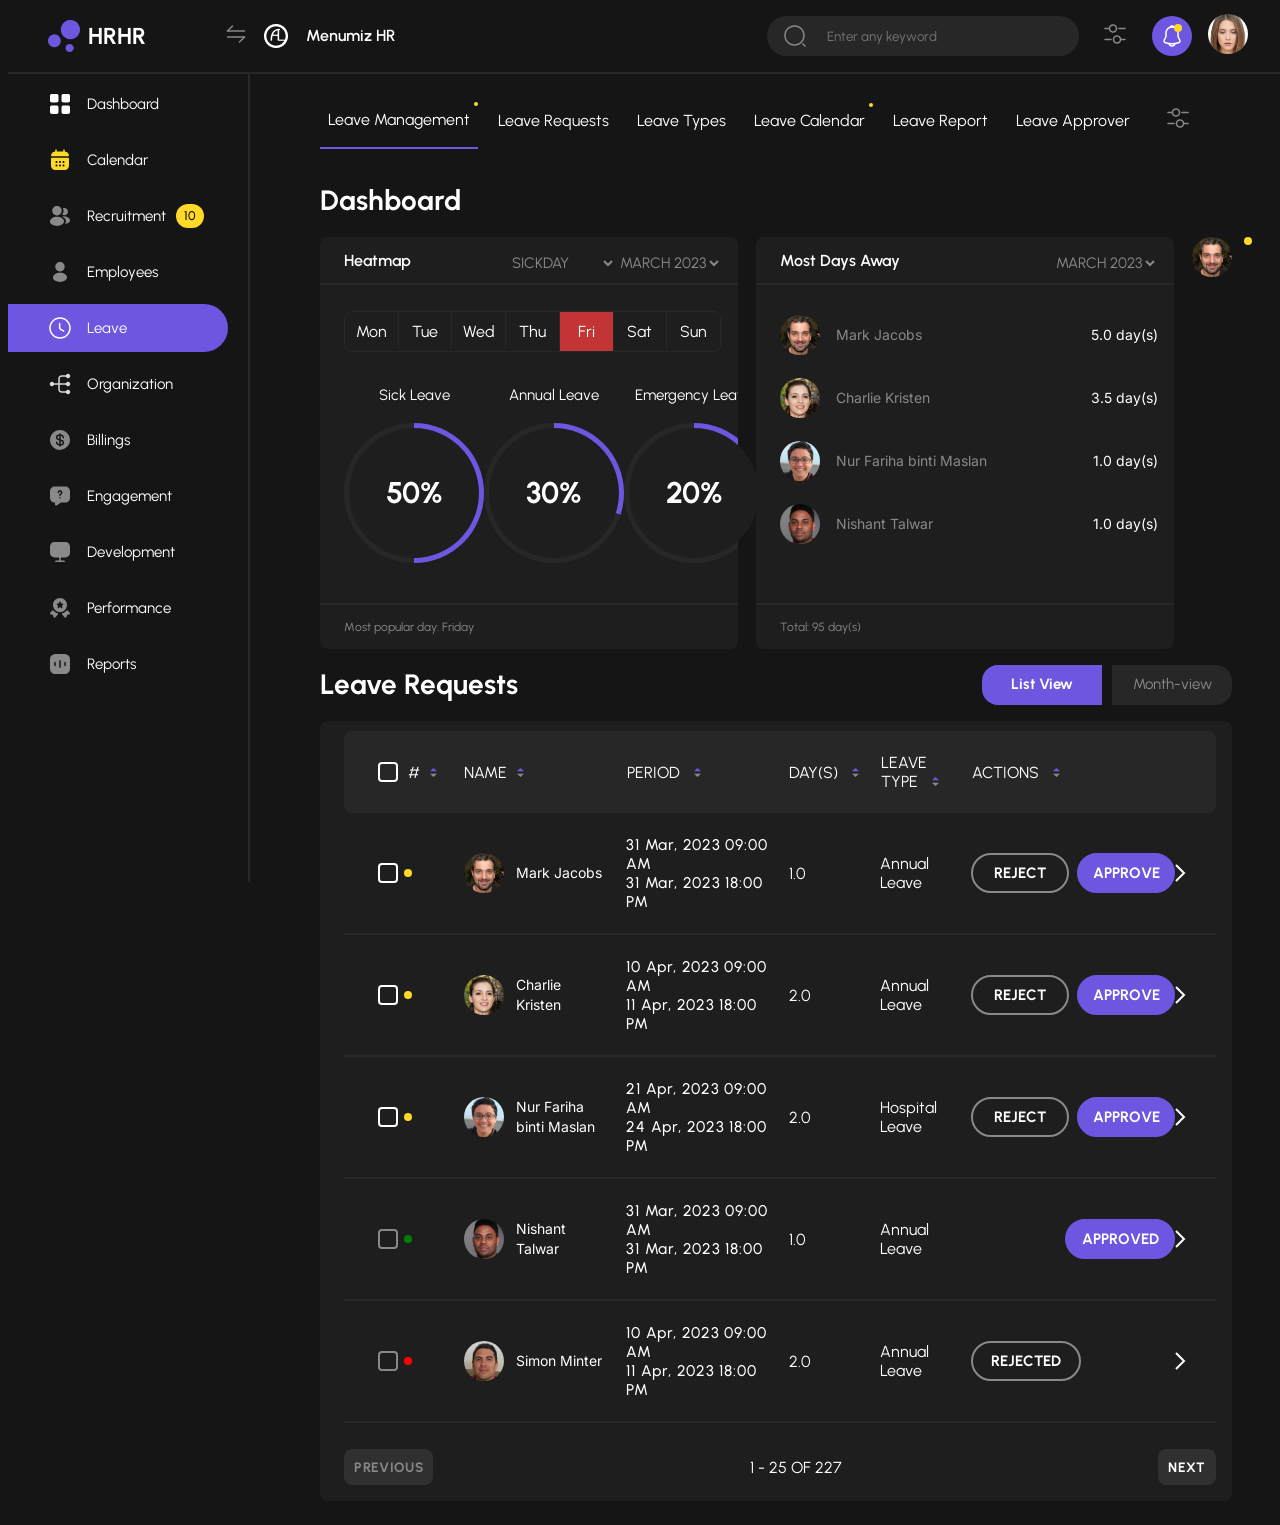
<file: index.html>
<!DOCTYPE html>
<html lang="en">
  <head>
    <meta charset="UTF-8" />
    <meta http-equiv="X-UA-Compatible" content="IE=edge" />
    <meta name="viewport" content="width=device-width, initial-scale=1.0" />
    <link rel="stylesheet" href="assets/css/style.css" />
    <link rel="preconnect" href="https://fonts.googleapis.com" />
    <link rel="preconnect" href="https://fonts.gstatic.com" crossorigin />
    <link
      href="https://fonts.googleapis.com/css2?family=Urbanist:ital,wght@0,100..900;1,100..900&display=swap"
      rel="stylesheet"
    />
    <link
      href="https://fonts.googleapis.com/css2?family=Inter:ital,opsz,wght@0,14..32,100..900;1,14..32,100..900&display=swap"
      rel="stylesheet"
    />
    <title>Document</title>
  </head>
  <body>
    <div id="topBar" class="top-bar">
      <div class="logo-wrapper">
        <div class="logo-box">
          <img src="/assets/img/Logo.png" />
          <p><strong>HRHR</strong></p>
        </div>
        <div>
          <img src="/assets/img/DrawerToggleIcon.svg" />
        </div>
      </div>
      <div class="top-bar-content">
        <div class="title-component">
          <img src="/assets/img/Union.png" />
          <p>Menumiz HR</p>
        </div>
        <div class="actions-component">
          <div class="search-bar-component">
            <img src="/assets/img/SearchNormal.svg" />
            <input type="text" placeholder="Enter any keyword" />
          </div>
          <div class="filter-icon-component">
            <img src="/assets/img/FilterIcon.png" />
          </div>
          <div class="notification-icon-component" id="notificationButton">
            <span class="unread-notification-indication-light"></span>
            <img src="/assets/img/NotificationIcon.svg" />
          </div>
          <div class="account-action-component">
            <img src="/assets/img/avatars/Admin.svg" />
          </div>
        </div>
      </div>
    </div>
    <div class="page-content">
      <nav class="nav-bar">
        <ul class="nav-list">
          <li class="normal-list-item">
            <img src="/assets/img/nav-icons/DashboardIcon-Active.svg" />
            <label>Dashboard</label>
          </li>
          <li class="normal-list-item">
            <img src="/assets/img/nav-icons/CalendarIcon-Yellow.svg" />
            <label>Calendar</label>
          </li>
          <li class="normal-list-item">
            <img src="/assets/img/nav-icons/RecruitmentIcon.svg" />
            <label>Recruitment</label>
            <span class="notify-value">10</span>
          </li>
          <li class="normal-list-item">
            <img src="/assets/img/nav-icons/EmployeesIcon.svg" />
            <label>Employees</label>
          </li>
          <li class="normal-list-item leave-item">
            <img src="/assets/img/nav-icons/LeaveIcon.svg" />
            <label>Leave</label>
          </li>
          <li class="normal-list-item">
            <img src="/assets/img/nav-icons/OrganizationIcon.svg" />
            <label>Organization</label>
          </li>
          <li class="normal-list-item">
            <img src="/assets/img/nav-icons/BillingsIcon.svg" />
            <label>Billings</label>
          </li>
          <li class="normal-list-item">
            <img src="/assets/img/nav-icons/EngagementIcon.svg" />
            <label>Engagement</label>
          </li>
          <li class="normal-list-item">
            <img src="/assets/img/nav-icons/DevelopmentIcon.svg" />
            <label>Development</label>
          </li>
          <li class="normal-list-item">
            <img src="/assets/img/nav-icons/PerformanceIcon.svg" />
            <label>Performance</label>
          </li>
          <li class="normal-list-item">
            <img src="/assets/img/nav-icons/ReportsIcon.svg" />
            <label>Reports</label>
          </li>
        </ul>
      </nav>
      <main class="main-content">
        <div id="tabsRow" class="tabs-row">
          <ul class="tabs-list">
            <li class="tabs-list-item active unread">
              <label> Leave Management</label>
            </li>
            <li class="tabs-list-item">
              <label> Leave Requests</label>
            </li>
            <li class="tabs-list-item">
              <label> Leave Types</label>
            </li>
            <li class="tabs-list-item unread">
              <label> Leave Calendar</label>
            </li>
            <li class="tabs-list-item">
              <label> Leave Report</label>
            </li>
            <li class="tabs-list-item">
              <label> Leave Approver</label>
            </li>
            <li id="filterIcon" class="tabs-list-item">
              <img src="/assets/img/FilterIcon.png" />
            </li>
          </ul>
        </div>
        <div id="normalView">
          <div class="dashboard-component">
            <h1 class="component-title">Dashboard</h1>
            <div class="component-row">
              <div class="heatmap-component">
                <div class="header-row">
                  <p class="component-title">Heatmap</p>
                  <div class="drodowns-component">
                    <select>
                      <option>SICKDAY</option>
                      <option>BIRTHDAY</option>
                      <option>FAMILYFUNCTION</option>
                      <option>MATERNITY</option>
                    </select>
                    <select>
                      <option>MARCH 2023</option>
                      <option>APRIL 2023</option>
                      <option>MAY 2023</option>
                      <option>JUNE 2023</option>
                    </select>
                  </div>
                </div>
                <div class="week-days-row">
                  <ul class="days-list" id="daysList">
                    <li class="day-list-item">Mon</li>
                    <li class="day-list-item">Tue</li>
                    <li class="day-list-item">Wed</li>
                    <li class="day-list-item">Thu</li>
                    <li class="day-list-item active-day">Fri</li>
                    <li class="day-list-item">Sat</li>
                    <li class="day-list-item">Sun</li>
                  </ul>
                </div>
                <div class="data-row">
                  <div class="data-indicator-wrapper">
                    <p class="indicator-name">Sick Leave</p>
                    <div
                      class="circular-progress"
                      data-inner-circle-color="#1E1E1E"
                      data-percentage="50"
                      data-progress-color="#6E56E0"
                      data-bg-color="#272727"
                    >
                      <div class="inner-circle"></div>
                      <p class="percentage">0%</p>
                    </div>
                  </div>
                  <div class="data-indicator-wrapper">
                    <p class="indicator-name">Annual Leave</p>
                    <div
                      class="circular-progress"
                      data-inner-circle-color="#1E1E1E"
                      data-percentage="30"
                      data-progress-color="#6E56E0"
                      data-bg-color="#272727"
                    >
                      <div class="inner-circle"></div>
                      <p class="percentage">0%</p>
                    </div>
                  </div>
                  <div class="data-indicator-wrapper">
                    <p class="indicator-name">Emergency Leave</p>
                    <div
                      class="circular-progress"
                      data-inner-circle-color="#1E1E1E"
                      data-percentage="20"
                      data-progress-color="#6E56E0"
                      data-bg-color="#272727"
                    >
                      <div class="inner-circle"></div>
                      <p class="percentage">0%</p>
                    </div>
                  </div>
                </div>
                <div class="component-footer">
                  <p>Most popular day: Friday</p>
                </div>
              </div>
              <div class="most-day-away-component">
                <div class="header-row">
                  <p class="component-title">Most Days Away</p>
                  <div class="drodowns-component">
                    <select>
                      <option>MARCH 2023</option>
                      <option>APRIL 2023</option>
                      <option>MAY 2023</option>
                      <option>JUNE 2023</option>
                    </select>
                  </div>
                </div>
                <div class="data-component">
                  <ul class="most-day-away-list">
                    <li class="most-day-away-list-item">
                      <div class="user-name-pic">
                        <img src="/assets/img/avatars/Mark.svg" />
                        <p class="user-name">Mark Jacobs</p>
                      </div>
                      <p class="away-days-info">5.0 day(s)</p>
                    </li>
                    <li class="most-day-away-list-item">
                      <div class="user-name-pic">
                        <img src="/assets/img/avatars/Charlie.svg" />
                        <p class="user-name">Charlie Kristen</p>
                      </div>
                      <p class="away-days-info">3.5 day(s)</p>
                    </li>
                    <li class="most-day-away-list-item">
                      <div class="user-name-pic">
                        <img src="/assets/img/avatars/Nur.svg" />
                        <p class="user-name">Nur Fariha binti Maslan</p>
                      </div>
                      <p class="away-days-info">1.0 day(s)</p>
                    </li>
                    <li class="most-day-away-list-item">
                      <div class="user-name-pic">
                        <img src="/assets/img/avatars/Nishant.svg" />
                        <p class="user-name">Nishant Talwar</p>
                      </div>
                      <p class="away-days-info">1.0 day(s)</p>
                    </li>
                  </ul>
                </div>
                <div class="component-footer">
                  <p>Total: 95 day(s)</p>
                </div>
              </div>
              <div class="avatar-component">
                <img src="/assets/img/avatars/Mark.svg" />
              </div>
            </div>
          </div>
          <div id="leaveRequestsComponent" class="leave-requests-component">
            <div class="component-title-row">
              <h1 class="component-title">Leave Requests</h1>
              <div class="request-view-type-buttons-component">
                <button id="listViewBtn" class="list-view active">
                  List View
                </button>
                <button id="monthViewBtn" class="month-view">Month-view</button>
              </div>
            </div>
            <div class="component-row">
              <div class="leave-requests-component" id="leaveRequestsComponent">
                <div class="data-row">
                  <div id="leaveRequestsTable" class="leave-requests-table-div">
                    <div class="table-head-div">
                      <div class="table-head-row-div">
                        <div class="table-col-div check-col-div">
                          <input
                            id="tableHeaderCheckbox"
                            type="checkbox"
                            class="custom-checkbox"
                          />#
                          <span class="sort-icon">
                            <img src="/assets/img/SortIcon.svg" />
                          </span>
                        </div>
                        <div class="table-col-div name-col-div">
                          NAME
                          <span class="sort-icon">
                            <img src="/assets/img/SortIcon.svg" />
                          </span>
                        </div>
                        <div class="table-col-div period-col-div">
                          PERIOD
                          <span class="sort-icon">
                            <img src="/assets/img/SortIcon.svg" />
                          </span>
                        </div>
                        <div class="table-col-div days-col-div">
                          DAY(S)
                          <span class="sort-icon">
                            <img src="/assets/img/SortIcon.svg" />
                          </span>
                        </div>
                        <div class="table-col-div leave-col-div">
                          LEAVE TYPE
                          <span class="sort-icon">
                            <img src="/assets/img/SortIcon.svg" />
                          </span>
                        </div>
                        <div class="table-col-div actions-col-div">
                          ACTIONS
                          <span class="sort-icon">
                            <img src="/assets/img/SortIcon.svg" />
                          </span>
                        </div>
                      </div>
                    </div>
                    <div id="leaveRequestTableBody"></div>
                  </div>
                </div>
                <div class="component-footer">
                  <button class="pagination-btn prev-btn disabled" id="prevBtn">
                    PREVIOUS
                  </button>
                  <div class="pagination">
                    <span id="startRecordItem" class="start-record-item"
                      >1</span
                    >
                    <span class="spaerate-record">-</span>
                    <span id="endRecordItem" class="end-record-item">25</span>
                    <span class="total-records">OF 227</span>
                  </div>
                  <button id="nextBtn" class="pagination-btn next-btn">
                    NEXT
                  </button>
                  <!-- <p>Most popular day: Friday</p> -->
                </div>
              </div>
            </div>
          </div>
        </div>
        <div
          id="leaveDetailsNestedView"
          style="display: none"
          class="leave-details-nested-view"
        >
          <div class="header">
            <p class="title">Leave Requests</p>
            <div class="request-view-type-buttons-component">
              <button id="listViewBtn" class="list-view active">
                List View
              </button>
              <button id="monthViewBtn" class="month-view">Month-view</button>
            </div>
          </div>
          <div class="body">
            <div class="header">
              <div class="tabs">
                <label class="tab active">All</label>
                <label class="tab">Approved</label>
                <label class="tab">Rejected</label>
              </div>
              <div class="date-picker-row">
                <img class="arrow" src="/assets/img/arrow-left.svg" />
                <label class="month">March</label>
                <label class="year">2023</label>
                <img class="calendar" src="/assets/img/Date_range_fill.svg" />
                <img class="arrow" src="/assets/img/arrow-down.svg" />
                <img class="arrow" src="/assets/img/arrow-right.svg" />
              </div>
            </div>
            <div class="request-card-list" id="requestsCardList">
              <div class="leave-request-card pending">
                <div class="header">
                  <div class="name-and-avatar">
                    <img src="/assets/img/avatars/Mark.svg" />
                    <p>Mark Jacobs</p>
                  </div>
                  <div class="actions-div">
                    <button class="reject" id="${rejectButtonId}">
                      REJECT
                    </button>
                    <button class="approve" id="${approveButtonId}">
                      APPROVE
                    </button>
                  </div>
                </div>
                <div class="content-row">
                  <div class="dates-info-box">
                    <div class="start-date">
                      <label class="key">START DATE</label>
                      <label class="value">31 Mar, 2023 09:00 AM</label>
                    </div>
                    <div class="end-date">
                      <label class="key">END DATE</label>
                      <label class="value">31 Mar, 2023 18:00 PM</label>
                    </div>
                  </div>
                  <div class="other-info-box">
                    <div class="days">
                      <label class="key">DAY(S)</label>
                      <label class="value">1.0</label>
                    </div>
                    <div class="leave-type">
                      <label class="key">LEAVE TYPE</label>
                      <label class="value">Annual Leave</label>
                    </div>
                  </div>
                </div>
              </div>
              <div class="leave-request-card pending">
                <div class="header">
                  <div class="name-and-avatar">
                    <img src="/assets/img/avatars/Mark.svg" />
                    <p>Mark Jacobs</p>
                  </div>
                  <div class="actions-div">
                    <button class="reject" id="${rejectButtonId}">
                      REJECT
                    </button>
                    <button class="approve" id="${approveButtonId}">
                      APPROVE
                    </button>
                  </div>
                </div>
                <div class="content-row">
                  <div class="dates-info-box">
                    <div class="start-date">
                      <label class="key">START DATE</label>
                      <label class="value">31 Mar, 2023 09:00 AM</label>
                    </div>
                    <div class="end-date">
                      <label class="key">END DATE</label>
                      <label class="value">31 Mar, 2023 18:00 PM</label>
                    </div>
                  </div>
                  <div class="other-info-box">
                    <div class="days">
                      <label class="key">DAY(S)</label>
                      <label class="value">1.0</label>
                    </div>
                    <div class="leave-type">
                      <label class="key">LEAVE TYPE</label>
                      <label class="value">Annual Leave</label>
                    </div>
                  </div>
                </div>
              </div>
              <div class="leave-request-card pending">
                <div class="header">
                  <div class="name-and-avatar">
                    <img src="/assets/img/avatars/Mark.svg" />
                    <p>Mark Jacobs</p>
                  </div>
                  <div class="actions-div">
                    <button class="reject" id="${rejectButtonId}">
                      REJECT
                    </button>
                    <button class="approve" id="${approveButtonId}">
                      APPROVE
                    </button>
                  </div>
                </div>
                <div class="content-row">
                  <div class="dates-info-box">
                    <div class="start-date">
                      <label class="key">START DATE</label>
                      <label class="value">31 Mar, 2023 09:00 AM</label>
                    </div>
                    <div class="end-date">
                      <label class="key">END DATE</label>
                      <label class="value">31 Mar, 2023 18:00 PM</label>
                    </div>
                  </div>
                  <div class="other-info-box">
                    <div class="days">
                      <label class="key">DAY(S)</label>
                      <label class="value">1.0</label>
                    </div>
                    <div class="leave-type">
                      <label class="key">LEAVE TYPE</label>
                      <label class="value">Annual Leave</label>
                    </div>
                  </div>
                </div>
              </div>
              <div class="leave-request-card">
                <div class="header">
                  <div class="name-and-avatar">
                    <img src="/assets/img/avatars/Mark.svg" />
                    <p>Mark Jacobs</p>
                  </div>
                  <div class="actions-div">
                    <button class="reject" id="${rejectButtonId}">
                      REJECT
                    </button>
                    <button class="approve" id="${approveButtonId}">
                      APPROVE
                    </button>
                  </div>
                </div>
                <div class="content-row">
                  <div class="dates-info-box">
                    <div class="start-date">
                      <label class="key">START DATE</label>
                      <label class="value">31 Mar, 2023 09:00 AM</label>
                    </div>
                    <div class="end-date">
                      <label class="key">END DATE</label>
                      <label class="value">31 Mar, 2023 18:00 PM</label>
                    </div>
                  </div>
                  <div class="other-info-box">
                    <div class="days">
                      <label class="key">DAY(S)</label>
                      <label class="value">1.0</label>
                    </div>
                    <div class="leave-type">
                      <label class="key">LEAVE TYPE</label>
                      <label class="value">Annual Leave</label>
                    </div>
                  </div>
                </div>
              </div>
              <div class="leave-request-card">
                <div class="header">
                  <div class="name-and-avatar">
                    <img src="/assets/img/avatars/Mark.svg" />
                    <p>Mark Jacobs</p>
                  </div>
                  <div class="actions-div">
                    <button class="reject" id="${rejectButtonId}">
                      REJECT
                    </button>
                    <button class="approve" id="${approveButtonId}">
                      APPROVE
                    </button>
                  </div>
                </div>
                <div class="content-row">
                  <div class="dates-info-box">
                    <div class="start-date">
                      <label class="key">START DATE</label>
                      <label class="value">31 Mar, 2023 09:00 AM</label>
                    </div>
                    <div class="end-date">
                      <label class="key">END DATE</label>
                      <label class="value">31 Mar, 2023 18:00 PM</label>
                    </div>
                  </div>
                  <div class="other-info-box">
                    <div class="days">
                      <label class="key">DAY(S)</label>
                      <label class="value">1.0</label>
                    </div>
                    <div class="leave-type">
                      <label class="key">LEAVE TYPE</label>
                      <label class="value">Annual Leave</label>
                    </div>
                  </div>
                </div>
              </div>
              <div class="leave-request-card">
                <div class="header">
                  <div class="name-and-avatar">
                    <img src="/assets/img/avatars/Mark.svg" />
                    <p>Mark Jacobs</p>
                  </div>
                  <div class="actions-div">
                    <button class="reject" id="${rejectButtonId}">
                      REJECT
                    </button>
                    <button class="approve" id="${approveButtonId}">
                      APPROVE
                    </button>
                  </div>
                </div>
                <div class="content-row">
                  <div class="dates-info-box">
                    <div class="start-date">
                      <label class="key">START DATE</label>
                      <label class="value">31 Mar, 2023 09:00 AM</label>
                    </div>
                    <div class="end-date">
                      <label class="key">END DATE</label>
                      <label class="value">31 Mar, 2023 18:00 PM</label>
                    </div>
                  </div>
                  <div class="other-info-box">
                    <div class="days">
                      <label class="key">DAY(S)</label>
                      <label class="value">1.0</label>
                    </div>
                    <div class="leave-type">
                      <label class="key">LEAVE TYPE</label>
                      <label class="value">Annual Leave</label>
                    </div>
                  </div>
                </div>
              </div>
            </div>
          </div>
        </div>
        <div
          style="display: none"
          id="notificationsComponent"
          class="notifications-component"
        >
          <div class="notify-header">
            <h2>Notifications</h2>
            <div class="mark-all-box">
              <label>Mark all as read</label>
              <img src="/assets/img/CheckMark.svg" />
            </div>
          </div>
          <ul class="notifications-list">
            <li class="notifications-list-item">
              <div class="notification-user-avatar active">
                <img src="/assets/img/avatars/Mark.svg" />
              </div>
              <div class="notifications-content-component">
                <p class="notification-message">
                  <strong class="user-name">Mark Jacobs</strong>has applied for
                  leave and is currently awaiting approval.
                </p>

                <label class="notification-time">Today at 09:42 AM</label>
              </div>
            </li>
            <li class="notifications-list-item">
              <div class="notification-user-avatar active">
                <img src="/assets/img/avatars/Charlie.svg" />
              </div>
              <div class="notifications-content-component">
                <p class="notification-message">
                  <strong class="user-name">Charlie Kristen</strong>has applied
                  for leave and is currently awaiting approval.
                </p>

                <label class="notification-time">Today at 09:42 AM</label>
              </div>
            </li>
            <li class="notifications-list-item">
              <div class="notification-user-avatar active">
                <img src="/assets/img/avatars/Nur.svg" />
              </div>
              <div class="notifications-content-component">
                <p class="notification-message">
                  <strong class="user-name">Nur Fariha binti Maslan</strong>has
                  applied for leave and is currently awaiting approval.
                </p>

                <label class="notification-time">Today at 09:42 AM</label>
              </div>
            </li>
            <li class="notifications-list-item">
              <div class="notification-user-avatar">
                <img src="/assets/img/avatars/Nur1.svg" />
              </div>
              <div class="notifications-content-component">
                <p class="notification-message read-message">
                  <strong class="user-name">Nur Fariha binti Maslan</strong>has
                  applied for leave and is currently awaiting approval.
                </p>

                <label class="notification-time read-time"
                  >Today at 09:42 AM</label
                >
              </div>
            </li>
            <li class="notifications-list-item">
              <div class="notification-user-avatar">
                <img src="/assets/img/avatars/Nishant.svg" />
              </div>
              <div class="notifications-content-component">
                <p class="notification-message read-message">
                  <strong class="user-name">Nishant Talwar</strong>has applied
                  for leave and is currently awaiting approval.
                </p>

                <label class="notification-time read-time"
                  >Today at 09:42 AM</label
                >
              </div>
            </li>
          </ul>
        </div>
        <div
          id="leaveDetailsComponent"
          style="display: none"
          class="leave-deatils-component"
        >
          <div class="leave-details-header">
            <h2>Leave Details</h2>
            <img id="leaveDetailCloseIcon" src="/assets/img/CloseIcon.png" />
          </div>
          <div class="user-details-card">
            <div class="user-details-component">
              <img src="/assets/img/avatars/Nur.svg" />
              <div class="user-info-component">
                <div class="user-info-row">
                  <label class="info-key">NAME</label>
                  <label class="info-value" id="userName"
                    >Nur Fariha binti Maslan</label
                  >
                </div>
                <div class="user-info-row">
                  <label class="info-key">LEAVE TYPE</label>
                  <label class="info-value" id="leaveType"
                    >Hospital Leave</label
                  >
                </div>
                <div class="user-info-row">
                  <label class="info-key">START DATE</label>
                  <label class="info-value" id="startDate"
                    >21 Apr, 2023 09:00 AM</label
                  >
                </div>
                <div class="user-info-row">
                  <label class="info-key">END DATE</label>
                  <label class="info-value" id="endDate"
                    >24 Apr, 2023 18:00 PM</label
                  >
                </div>
                <div class="user-info-row">
                  <label class="info-key">ATTACHMENT</label>
                  <label class="info-value attachment-value" id="attechment">
                    <img src="/assets/img/AttachmentIcon.svg" />
                    Medical Certificate
                  </label>
                </div>
                <div class="user-info-row">
                  <label class="info-key">REASON</label>
                  <label class="info-value" id="reason">Out of sorts</label>
                </div>
              </div>
            </div>
            <div class="leave-days-info-component">
              <p class="leave-start-end-date">03 March 2023 - 06 march 2023</p>
              <div class="leave-hours-and-table-controller-row">
                <p class="total-hours-text">TOTAL HOURS: 16</p>
                <span
                  class="table-visibility-controller"
                  id="toggleTableButton"
                >
                  <label id="toggleTableLabel" class="toggle-table-label"
                    >Expand</label
                  >
                  <img src="/assets/img/DownIcon.svg" />
                </span>
              </div>
            </div>
            <div
              id="leaveDaysTableComponent"
              class="leave-days-table-component"
              style="max-height: 100px"
            >
              <table class="leave-days-table">
                <thead>
                  <tr class="table-head">
                    <td class="first-col">
                      <label>Start Date</label>
                      <img src="/assets/img/SortIcon.svg" />
                    </td>
                    <td>
                      <label>DAY(S)</label>
                    </td>
                    <td class="last-col">
                      <label>HOURS</label>
                    </td>
                  </tr>
                </thead>
                <tbody>
                  <tr class="table-body-row">
                    <td>
                      <label>21 Apr 2023</label>
                    </td>
                    <td>
                      <label>Friday</label>
                    </td>
                    <td>
                      <label>8</label>
                    </td>
                  </tr>
                  <tr class="table-off-days-body-row">
                    <td>
                      <label>21 Apr 2023</label>
                    </td>
                    <td>
                      <label>Friday</label>
                    </td>
                    <td>
                      <label>8</label>
                    </td>
                  </tr>
                  <tr class="table-off-days-body-row">
                    <td>
                      <label>21 Apr 2023</label>
                    </td>
                    <td>
                      <label>Friday</label>
                    </td>
                    <td>
                      <label>8</label>
                    </td>
                  </tr>
                  <tr class="table-body-row">
                    <td>
                      <label>21 Apr 2023</label>
                    </td>
                    <td>
                      <label>Friday</label>
                    </td>
                    <td>
                      <label>8</label>
                    </td>
                  </tr>
                </tbody>
              </table>
            </div>
          </div>
          <div class="approval-level-header">
            <h2>Approval Level</h2>
          </div>
          <div class="approval-level-card">
            <div class="approval-level-1-row">
              <span class="approval-indicator approval-pending"></span>
              <img
                src="/assets/img/avatars/Simon.svg"
                class="approver-avatar"
              />
              <div class="approver-info-component">
                <div class="approver-info-row">
                  <label class="approver-info-key">NAME</label>
                  <label class="approver-info-value">Simon Minter</label>
                </div>
                <div class="approver-info-row">
                  <label class="approver-info-key">DESIGNATION</label>
                  <label class="approver-info-value">Human Resources</label>
                </div>
                <div class="approver-info-row">
                  <label class="approver-info-key">STATUS</label>
                  <label class="approver-info-value pending">
                    Pending Approvel
                  </label>
                </div>
              </div>
              <span class="timeline-connect-line"></span>
            </div>
            <div class="approval-level-2-row">
              <span class="approval-indicator approval-pending"></span>
              <img
                src="/assets/img/avatars/Queenie.svg"
                class="approver-avatar"
              />
              <div class="approver-info-component">
                <div class="approver-info-row">
                  <label class="approver-info-key">NAME</label>
                  <label class="approver-info-value">Queenie Teoh</label>
                </div>
                <div class="approver-info-row">
                  <label class="approver-info-key">DESIGNATION</label>
                  <label class="approver-info-value">Head of UX Design</label>
                </div>
                <div class="approver-info-row">
                  <label class="approver-info-key">STATUS</label>
                  <label class="approver-info-value pending">
                    Pending Approvel
                  </label>
                </div>
              </div>
              <span class="timeline-connect-line"></span>
            </div>
            <div class="approval-level-3-row">
              <span class="approval-indicator approval-approved"></span>
              <img
                src="/assets/img/avatars/Charlie.svg"
                class="approver-avatar"
              />
              <div class="approver-info-component">
                <div class="approver-info-row">
                  <label class="approver-info-key">NAME</label>
                  <label class="approver-info-value">Charlie Kristen</label>
                </div>
                <div class="approver-info-row">
                  <label class="approver-info-key">DESIGNATION</label>
                  <label class="approver-info-value">Senior UX Designer</label>
                </div>
                <div class="approver-info-row">
                  <label class="approver-info-key">STATUS</label>
                  <label class="approver-info-value">
                    03 Mar 2023, 17:30 AM
                  </label>
                </div>
              </div>
            </div>
          </div>
          <div class="approval-level-header">
            <h2>Comments</h2>
          </div>
          <div class="comments-box-card">
            <textarea rows="5" class="comments-box"></textarea>
          </div>
          <div class="leave-request-actions-row">
            <botton class="action-button reject" id="rejectLeaveRequest"
              >REJECT</botton
            >
            <!-- <botton class="action-button approve" id="approveLeaveRequest" -->
            <botton class="action-button approve" id="openModalBtn"
              >APPROVE</botton
            >
          </div>
        </div>
      </main>
    </div>
    <div
      id="approveToastNotification"
      style="display: none"
      class="approve-toast-notification"
    >
      <div class="notification-header">
        <div class="progress-bar">
          <div class="progress"></div>
        </div>
        <div class="toast-title">
          <p>Notification</p>
          <span id="closeNotification" class="close-notification-span">
            <label>Just Now</label>
            <img id="closeNotification" src="/assets/img/CloseIcon.png" />
          </span>
        </div>
      </div>
      <div class="notification-body">
        <p class="notification-message" id="notificationMessage"></p>
      </div>
    </div>
    <div
      id="rejectToastNotification"
      style="display: none"
      class="reject-toast-notification"
    >
      <div class="reject-notification-header">
        <div class="reject-progress-bar">
          <div class="reject-progress"></div>
        </div>
        <div class="reject-toast-title">
          <p>Notification</p>
          <span
            id="closeRejectNotification"
            class="close-reject-notification-span"
          >
            <label>Just Now</label>
            <img id="closeRejectNotification" src="/assets/img/CloseIcon.png" />
          </span>
        </div>
      </div>
      <div class="notification-reject-body">
        <p
          class="notification-reject-message"
          id="notificationRejectMessage"
        ></p>
      </div>
    </div>
    <div class="modal-overlay" id="modalOverlay">
      <div class="modal-content">
        <div class="modal-header">
          <p class="modal-title">Confirmation</p>
          <img id="closeModalBtn" src="/assets/img/CloseIcon.png" />
        </div>
        <p class="modal-message" id="modalMessage"></p>
        <div class="modal-footer">
          <button id="closeModalBtn1" class="no-btn">No</button>
          <button id="yesModalBtn" class="yes-btn">YES</button>
        </div>
      </div>
    </div>
    <div
      id="totalCheckedRequests"
      style="display: none"
      class="main-conditional-footer"
    >
      <span>TOTAL : <label id="totalCount"></label></span>
      <div class="actions-div">
        <button class="reject" id="rejectTotalCheckRequest">REJECT</button>
        <button class="approve" id="approveeTotalCheckRequest">APPROVE</button>
      </div>
    </div>
    <script type="text/javascript" src="/assets/js/main.js"></script>
  </body>
</html>
</file>
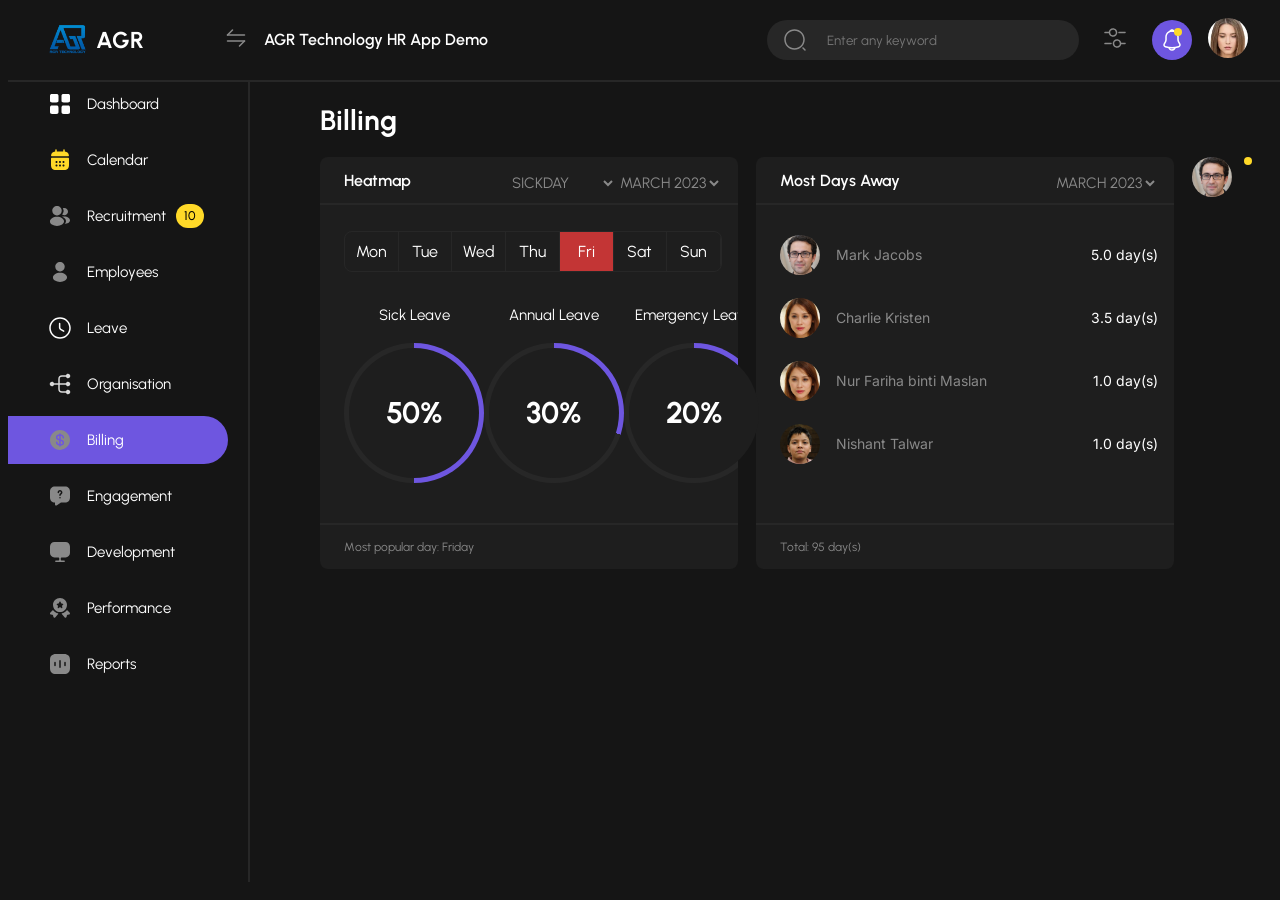
<file: billing.html>
<!DOCTYPE html>
<html lang="en">
  <head>
    <meta charset="UTF-8" />
    <meta http-equiv="X-UA-Compatible" content="IE=edge" />
    <meta name="viewport" content="width=device-width, initial-scale=1.0" />
    <link rel="stylesheet" href="assets/css/dashboard.css" />
    <link rel="preconnect" href="https://fonts.googleapis.com" />
    <link rel="preconnect" href="https://fonts.gstatic.com" crossorigin />
    <link
      href="https://fonts.googleapis.com/css2?family=Urbanist:ital,wght@0,100..900;1,100..900&display=swap"
      rel="stylesheet"
    />
    <link
      href="https://fonts.googleapis.com/css2?family=Inter:ital,opsz,wght@0,14..32,100..900;1,14..32,100..900&display=swap"
      rel="stylesheet"
    />
    <title>Billing</title>
  </head>
  <body>
    <div id="topBar" class="top-bar">
      <div class="logo-wrapper">
        <div class="logo-box">
          <img src="/assets/img/newLogo.png" />
          <p><strong>AGR</strong></p>
        </div>
        <div>
          <img src="/assets/img/DrawerToggleIcon.svg" />
        </div>
      </div>
      <div class="top-bar-content">
        <div class="title-component">
          <!-- <img src="/assets/img/Union.png" /> -->
          <p>AGR Technology HR App Demo</p>
        </div>
        <div class="actions-component">
          <div class="search-bar-component">
            <img src="/assets/img/SearchNormal.svg" />
            <input type="text" placeholder="Enter any keyword" />
          </div>
          <div class="filter-icon-component">
            <img src="/assets/img/FilterIcon.png" />
          </div>
          <div class="notification-icon-component" id="notificationButton">
            <span class="unread-notification-indication-light"></span>
            <img src="/assets/img/NotificationIcon.svg" />
          </div>
          <div class="account-action-component">
            <img src="/assets/img/avatars/Admin.svg" />
          </div>
        </div>
      </div>
    </div>
    <div class="page-content">
      <div id="sidebar-container"></div>
      <main class="main-content">
        <div id="tabsRow" class="tabs-row">
          <!-- <ul class="tabs-list">
            <li class="tabs-list-item active unread">
              <label> Leave Management</label>
            </li>
            <li class="tabs-list-item">
              <label> Leave Requests</label>
            </li>
            <li class="tabs-list-item">
              <label> Leave Types</label>
            </li>
            <li class="tabs-list-item unread">
              <label> Leave Calendar</label>
            </li>
            <li class="tabs-list-item">
              <label> Leave Report</label>
            </li>
            <li class="tabs-list-item">
              <label> Leave Approval</label>
            </li>
            <li id="filterIcon" class="tabs-list-item">
              <img src="/assets/img/FilterIcon.png" />
            </li>
          </ul> -->
        </div>
        <div id="normalView">
          <div class="dashboard-component">
            <h1 class="component-title">Billing</h1>
            <div class="component-row">
              <div class="heatmap-component">
                <div class="header-row">
                  <p class="component-title">Heatmap</p>
                  <div class="drodowns-component">
                    <select>
                      <option>SICKDAY</option>
                      <option>BIRTHDAY</option>
                      <option>FAMILYFUNCTION</option>
                      <option>MATERNITY</option>
                    </select>
                    <select>
                      <option>MARCH 2023</option>
                      <option>APRIL 2023</option>
                      <option>MAY 2023</option>
                      <option>JUNE 2023</option>
                    </select>
                  </div>
                </div>
                <div class="week-days-row">
                  <ul class="days-list" id="daysList">
                    <li class="day-list-item">Mon</li>
                    <li class="day-list-item">Tue</li>
                    <li class="day-list-item">Wed</li>
                    <li class="day-list-item">Thu</li>
                    <li class="day-list-item active-day">Fri</li>
                    <li class="day-list-item">Sat</li>
                    <li class="day-list-item">Sun</li>
                  </ul>
                </div>
                <div class="data-row">
                  <div class="data-indicator-wrapper">
                    <p class="indicator-name">Sick Leave</p>
                    <div
                      class="circular-progress"
                      data-inner-circle-color="#1E1E1E"
                      data-percentage="50"
                      data-progress-color="#6E56E0"
                      data-bg-color="#272727"
                    >
                      <div class="inner-circle"></div>
                      <p class="percentage">0%</p>
                    </div>
                  </div>
                  <div class="data-indicator-wrapper">
                    <p class="indicator-name">Annual Leave</p>
                    <div
                      class="circular-progress"
                      data-inner-circle-color="#1E1E1E"
                      data-percentage="30"
                      data-progress-color="#6E56E0"
                      data-bg-color="#272727"
                    >
                      <div class="inner-circle"></div>
                      <p class="percentage">0%</p>
                    </div>
                  </div>
                  <div class="data-indicator-wrapper">
                    <p class="indicator-name">Emergency Leave</p>
                    <div
                      class="circular-progress"
                      data-inner-circle-color="#1E1E1E"
                      data-percentage="20"
                      data-progress-color="#6E56E0"
                      data-bg-color="#272727"
                    >
                      <div class="inner-circle"></div>
                      <p class="percentage">0%</p>
                    </div>
                  </div>
                </div>
                <div class="component-footer">
                  <p>Most popular day: Friday</p>
                </div>
              </div>
              <div class="most-day-away-component">
                <div class="header-row">
                  <p class="component-title">Most Days Away</p>
                  <div class="drodowns-component">
                    <select>
                      <option>MARCH 2023</option>
                      <option>APRIL 2023</option>
                      <option>MAY 2023</option>
                      <option>JUNE 2023</option>
                    </select>
                  </div>
                </div>
                <div class="data-component">
                  <ul class="most-day-away-list">
                    <li class="most-day-away-list-item">
                      <div class="user-name-pic">
                        <img style="width:40px; border-radius:50%;" src="/assets/img/employees/emp1.jpeg" />
                        <p class="user-name">Mark Jacobs</p>
                      </div>
                      <p class="away-days-info">5.0 day(s)</p>
                    </li>
                    <li class="most-day-away-list-item">
                      <div class="user-name-pic">
                        <img style="width:40px; border-radius:50%;" src="/assets/img/employees/emp4.jpeg" />
                        <p class="user-name">Charlie Kristen</p>
                      </div>
                      <p class="away-days-info">3.5 day(s)</p>
                    </li>
                    <li class="most-day-away-list-item">
                      <div class="user-name-pic">
                        <img style="width:40px; border-radius:50%;" src="/assets/img/employees/emp4.jpeg" />
                        <p class="user-name">Nur Fariha binti Maslan</p>
                      </div>
                      <p class="away-days-info">1.0 day(s)</p>
                    </li>
                    <li class="most-day-away-list-item">
                      <div class="user-name-pic">
                        <img style="width:40px; border-radius:50%;" src="/assets/img/employees/emp2.jpeg" />
                        <p class="user-name">Nishant Talwar</p>
                      </div>
                      <p class="away-days-info">1.0 day(s)</p>
                    </li>
                  </ul>
                </div>
                <div class="component-footer">
                  <p>Total: 95 day(s)</p>
                </div>
              </div>
              <div class="avatar-component">
                <img style="width:40px; border-radius:50%;" src="/assets/img/employees/emp1.jpeg" />
              </div>
            </div>
          </div>
          <div id="leaveRequestsComponent" class="leave-requests-component">
            <div class="component-row">
              <div class="leave-requests-component" id="leaveRequestsComponent">
                
              </div>
            </div>
          </div>
        </div>
        
        <div
          style="display: none"
          id="notificationsComponent"
          class="notifications-component"
        >
          <div class="notify-header">
            <h2>Notifications</h2>
            <div class="mark-all-box">
              <label>Mark all as read</label>
              <img src="/assets/img/CheckMark.svg" />
            </div>
          </div>
          <ul class="notifications-list">
            <li class="notifications-list-item">
              <div class="notification-user-avatar active">
                <img style="width:40px; border-radius:50%;" src="/assets/img/employees/emp1.jpeg" />
              </div>
              <div class="notifications-content-component">
                <p class="notification-message">
                  <strong class="user-name">Mark Jacobs</strong>has applied for
                  leave and is currently awaiting approval.
                </p>

                <label class="notification-time">Today at 09:42 AM</label>
              </div>
            </li>
            <li class="notifications-list-item">
              <div class="notification-user-avatar active">
                <img style="width:40px; border-radius:50%;" src="/assets/img/employees/emp4.jpeg" />
              </div>
              <div class="notifications-content-component">
                <p class="notification-message">
                  <strong class="user-name">Charlie Kristen</strong>has applied
                  for leave and is currently awaiting approval.
                </p>

                <label class="notification-time">Today at 09:42 AM</label>
              </div>
            </li>
            <li class="notifications-list-item">
              <div class="notification-user-avatar active">
                <img style="width:40px; border-radius:50%;" src="/assets/img/employees/emp4.jpeg" />
              </div>
              <div class="notifications-content-component">
                <p class="notification-message">
                  <strong class="user-name">Nur Fariha binti Maslan</strong>has
                  applied for leave and is currently awaiting approval.
                </p>

                <label class="notification-time">Today at 09:42 AM</label>
              </div>
            </li>
            <li class="notifications-list-item">
              <div class="notification-user-avatar">
                <img style="width:40px; border-radius:50%;" src="/assets/img/employees/emp2.jpeg" />
              </div>
              <div class="notifications-content-component">
                <p class="notification-message read-message">
                  <strong class="user-name">Nur Fariha binti Maslan</strong>has
                  applied for leave and is currently awaiting approval.
                </p>

                <label class="notification-time read-time"
                  >Today at 09:42 AM</label
                >
              </div>
            </li>
            <li class="notifications-list-item">
              <div class="notification-user-avatar">
                <img style="width:40px; border-radius:50%;" src="/assets/img/employees/emp2.jpeg" />
              </div>
              <div class="notifications-content-component">
                <p class="notification-message read-message">
                  <strong class="user-name">Nishant Talwar</strong>has applied
                  for leave and is currently awaiting approval.
                </p>

                <label class="notification-time read-time"
                  >Today at 09:42 AM</label
                >
              </div>
            </li>
          </ul>
        </div>
        <div
          id="leaveDetailsComponent"
          style="display: none"
          class="leave-deatils-component"
        >
          <div class="leave-details-header">
            <h2>Leave Details</h2>
            <img id="leaveDetailCloseIcon" src="/assets/img/CloseIcon.png" />
          </div>
        </div>
      </main>
    </div>
    
    <script type="text/javascript" src="/assets/js/main.js"></script>
    <script>
      fetch('sidebar.html')
        .then((response) => response.text())
        .then((data) => {
          document.getElementById('sidebar-container').innerHTML = data;

          // Add active class after sidebar is loaded
          const currentPage = window.location.pathname;
          const menuItems = document.querySelectorAll('.normal-list-item');
          menuItems.forEach((item) => {
            if (item.getAttribute('href') === currentPage) {
              item.classList.add('leave-item');
            }
          });
        });
    </script>
  </body>
</html>
</file>
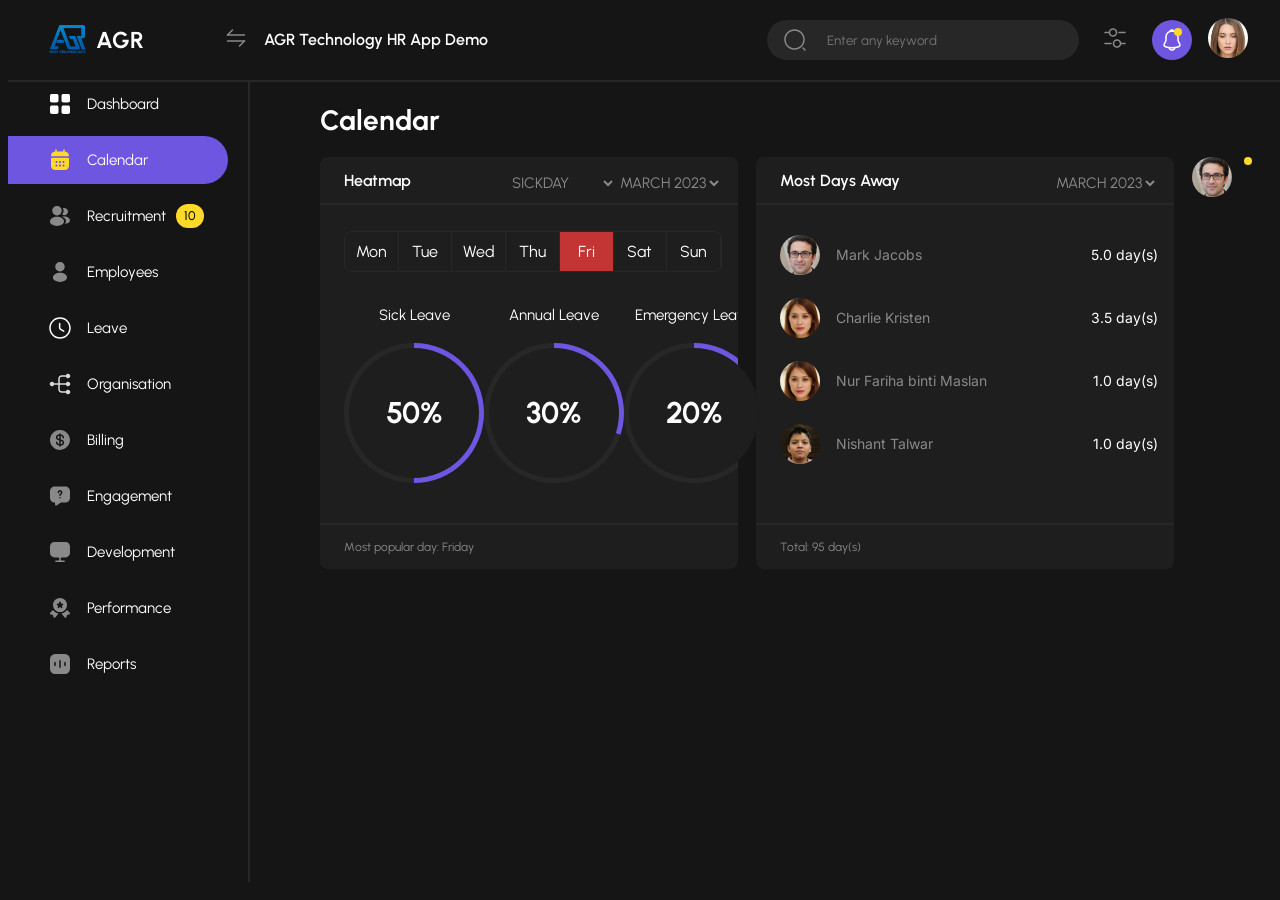
<file: calendar.html>
<!DOCTYPE html>
<html lang="en">
  <head>
    <meta charset="UTF-8" />
    <meta http-equiv="X-UA-Compatible" content="IE=edge" />
    <meta name="viewport" content="width=device-width, initial-scale=1.0" />
    <link rel="stylesheet" href="assets/css/dashboard.css" />
    <link rel="preconnect" href="https://fonts.googleapis.com" />
    <link rel="preconnect" href="https://fonts.gstatic.com" crossorigin />
    <link
      href="https://fonts.googleapis.com/css2?family=Urbanist:ital,wght@0,100..900;1,100..900&display=swap"
      rel="stylesheet"
    />
    <link
      href="https://fonts.googleapis.com/css2?family=Inter:ital,opsz,wght@0,14..32,100..900;1,14..32,100..900&display=swap"
      rel="stylesheet"
    />
    <title>Calendar</title>
  </head>
  <body>
    <div id="topBar" class="top-bar">
      <div class="logo-wrapper">
        <div class="logo-box">
          <img src="/assets/img/newLogo.png" />
          <p><strong>AGR</strong></p>
        </div>
        <div>
          <img src="/assets/img/DrawerToggleIcon.svg" />
        </div>
      </div>
      <div class="top-bar-content">
        <div class="title-component">
          <!-- <img src="/assets/img/Union.png" /> -->
          <p>AGR Technology HR App Demo</p>
        </div>
        <div class="actions-component">
          <div class="search-bar-component">
            <img src="/assets/img/SearchNormal.svg" />
            <input type="text" placeholder="Enter any keyword" />
          </div>
          <div class="filter-icon-component">
            <img src="/assets/img/FilterIcon.png" />
          </div>
          <div class="notification-icon-component" id="notificationButton">
            <span class="unread-notification-indication-light"></span>
            <img src="/assets/img/NotificationIcon.svg" />
          </div>
          <div class="account-action-component">
            <img src="/assets/img/avatars/Admin.svg" />
          </div>
        </div>
      </div>
    </div>
    <div class="page-content">
      <div id="sidebar-container"></div>
      <main class="main-content">
        <div id="tabsRow" class="tabs-row">
          <!-- <ul class="tabs-list">
            <li class="tabs-list-item active unread">
              <label> Leave Management</label>
            </li>
            <li class="tabs-list-item">
              <label> Leave Requests</label>
            </li>
            <li class="tabs-list-item">
              <label> Leave Types</label>
            </li>
            <li class="tabs-list-item unread">
              <label> Leave Calendar</label>
            </li>
            <li class="tabs-list-item">
              <label> Leave Report</label>
            </li>
            <li class="tabs-list-item">
              <label> Leave Approval</label>
            </li>
            <li id="filterIcon" class="tabs-list-item">
              <img src="/assets/img/FilterIcon.png" />
            </li>
          </ul> -->
        </div>
        <div id="normalView">
          <div class="dashboard-component">
            <h1 class="component-title">Calendar</h1>
            <div class="component-row">
              <div class="heatmap-component">
                <div class="header-row">
                  <p class="component-title">Heatmap</p>
                  <div class="drodowns-component">
                    <select>
                      <option>SICKDAY</option>
                      <option>BIRTHDAY</option>
                      <option>FAMILYFUNCTION</option>
                      <option>MATERNITY</option>
                    </select>
                    <select>
                      <option>MARCH 2023</option>
                      <option>APRIL 2023</option>
                      <option>MAY 2023</option>
                      <option>JUNE 2023</option>
                    </select>
                  </div>
                </div>
                <div class="week-days-row">
                  <ul class="days-list" id="daysList">
                    <li class="day-list-item">Mon</li>
                    <li class="day-list-item">Tue</li>
                    <li class="day-list-item">Wed</li>
                    <li class="day-list-item">Thu</li>
                    <li class="day-list-item active-day">Fri</li>
                    <li class="day-list-item">Sat</li>
                    <li class="day-list-item">Sun</li>
                  </ul>
                </div>
                <div class="data-row">
                  <div class="data-indicator-wrapper">
                    <p class="indicator-name">Sick Leave</p>
                    <div
                      class="circular-progress"
                      data-inner-circle-color="#1E1E1E"
                      data-percentage="50"
                      data-progress-color="#6E56E0"
                      data-bg-color="#272727"
                    >
                      <div class="inner-circle"></div>
                      <p class="percentage">0%</p>
                    </div>
                  </div>
                  <div class="data-indicator-wrapper">
                    <p class="indicator-name">Annual Leave</p>
                    <div
                      class="circular-progress"
                      data-inner-circle-color="#1E1E1E"
                      data-percentage="30"
                      data-progress-color="#6E56E0"
                      data-bg-color="#272727"
                    >
                      <div class="inner-circle"></div>
                      <p class="percentage">0%</p>
                    </div>
                  </div>
                  <div class="data-indicator-wrapper">
                    <p class="indicator-name">Emergency Leave</p>
                    <div
                      class="circular-progress"
                      data-inner-circle-color="#1E1E1E"
                      data-percentage="20"
                      data-progress-color="#6E56E0"
                      data-bg-color="#272727"
                    >
                      <div class="inner-circle"></div>
                      <p class="percentage">0%</p>
                    </div>
                  </div>
                </div>
                <div class="component-footer">
                  <p>Most popular day: Friday</p>
                </div>
              </div>
              <div class="most-day-away-component">
                <div class="header-row">
                  <p class="component-title">Most Days Away</p>
                  <div class="drodowns-component">
                    <select>
                      <option>MARCH 2023</option>
                      <option>APRIL 2023</option>
                      <option>MAY 2023</option>
                      <option>JUNE 2023</option>
                    </select>
                  </div>
                </div>
                <div class="data-component">
                  <ul class="most-day-away-list">
                    <li class="most-day-away-list-item">
                      <div class="user-name-pic">
                        <img style="width:40px; border-radius:50%;" src="/assets/img/employees/emp1.jpeg" />
                        <p class="user-name">Mark Jacobs</p>
                      </div>
                      <p class="away-days-info">5.0 day(s)</p>
                    </li>
                    <li class="most-day-away-list-item">
                      <div class="user-name-pic">
                        <img style="width:40px; border-radius:50%;" src="/assets/img/employees/emp4.jpeg" />
                        <p class="user-name">Charlie Kristen</p>
                      </div>
                      <p class="away-days-info">3.5 day(s)</p>
                    </li>
                    <li class="most-day-away-list-item">
                      <div class="user-name-pic">
                        <img style="width:40px; border-radius:50%;" src="/assets/img/employees/emp4.jpeg" />
                        <p class="user-name">Nur Fariha binti Maslan</p>
                      </div>
                      <p class="away-days-info">1.0 day(s)</p>
                    </li>
                    <li class="most-day-away-list-item">
                      <div class="user-name-pic">
                        <img style="width:40px; border-radius:50%;" src="/assets/img/employees/emp2.jpeg" />
                        <p class="user-name">Nishant Talwar</p>
                      </div>
                      <p class="away-days-info">1.0 day(s)</p>
                    </li>
                  </ul>
                </div>
                <div class="component-footer">
                  <p>Total: 95 day(s)</p>
                </div>
              </div>
              <div class="avatar-component">
                <img style="width:40px; border-radius:50%;" src="/assets/img/employees/emp1.jpeg" />
              </div>
            </div>
          </div>
          <div id="leaveRequestsComponent" class="leave-requests-component">
            <div class="component-row">
              <div class="leave-requests-component" id="leaveRequestsComponent">
                
              </div>
            </div>
          </div>
        </div>
        
        <div
          style="display: none"
          id="notificationsComponent"
          class="notifications-component"
        >
          <div class="notify-header">
            <h2>Notifications</h2>
            <div class="mark-all-box">
              <label>Mark all as read</label>
              <img src="/assets/img/CheckMark.svg" />
            </div>
          </div>
          <ul class="notifications-list">
            <li class="notifications-list-item">
              <div class="notification-user-avatar active">
                <img style="width:40px; border-radius:50%;" src="/assets/img/employees/emp1.jpeg" />
              </div>
              <div class="notifications-content-component">
                <p class="notification-message">
                  <strong class="user-name">Mark Jacobs</strong>has applied for
                  leave and is currently awaiting approval.
                </p>

                <label class="notification-time">Today at 09:42 AM</label>
              </div>
            </li>
            <li class="notifications-list-item">
              <div class="notification-user-avatar active">
                <img style="width:40px; border-radius:50%;" src="/assets/img/employees/emp4.jpeg" />
              </div>
              <div class="notifications-content-component">
                <p class="notification-message">
                  <strong class="user-name">Charlie Kristen</strong>has applied
                  for leave and is currently awaiting approval.
                </p>

                <label class="notification-time">Today at 09:42 AM</label>
              </div>
            </li>
            <li class="notifications-list-item">
              <div class="notification-user-avatar active">
                <img style="width:40px; border-radius:50%;" src="/assets/img/employees/emp4.jpeg" />
              </div>
              <div class="notifications-content-component">
                <p class="notification-message">
                  <strong class="user-name">Nur Fariha binti Maslan</strong>has
                  applied for leave and is currently awaiting approval.
                </p>

                <label class="notification-time">Today at 09:42 AM</label>
              </div>
            </li>
            <li class="notifications-list-item">
              <div class="notification-user-avatar">
                <img style="width:40px; border-radius:50%;" src="/assets/img/employees/emp2.jpeg" />
              </div>
              <div class="notifications-content-component">
                <p class="notification-message read-message">
                  <strong class="user-name">Nur Fariha binti Maslan</strong>has
                  applied for leave and is currently awaiting approval.
                </p>

                <label class="notification-time read-time"
                  >Today at 09:42 AM</label
                >
              </div>
            </li>
            <li class="notifications-list-item">
              <div class="notification-user-avatar">
                <img style="width:40px; border-radius:50%;" src="/assets/img/employees/emp2.jpeg" />
              </div>
              <div class="notifications-content-component">
                <p class="notification-message read-message">
                  <strong class="user-name">Nishant Talwar</strong>has applied
                  for leave and is currently awaiting approval.
                </p>

                <label class="notification-time read-time"
                  >Today at 09:42 AM</label
                >
              </div>
            </li>
          </ul>
        </div>
        <div
          id="leaveDetailsComponent"
          style="display: none"
          class="leave-deatils-component"
        >
          <div class="leave-details-header">
            <h2>Leave Details</h2>
            <img id="leaveDetailCloseIcon" src="/assets/img/CloseIcon.png" />
          </div>
        </div>
      </main>
    </div>
    
    <script type="text/javascript" src="/assets/js/main.js"></script>
    <script>
      fetch('sidebar.html')
        .then((response) => response.text())
        .then((data) => {
          document.getElementById('sidebar-container').innerHTML = data;

          // Add active class after sidebar is loaded
          const currentPage = window.location.pathname;
          const menuItems = document.querySelectorAll('.normal-list-item');
          menuItems.forEach((item) => {
            if (item.getAttribute('href') === currentPage) {
              item.classList.add('leave-item');
            }
          });
        });
    </script>
  </body>
</html>
</file>
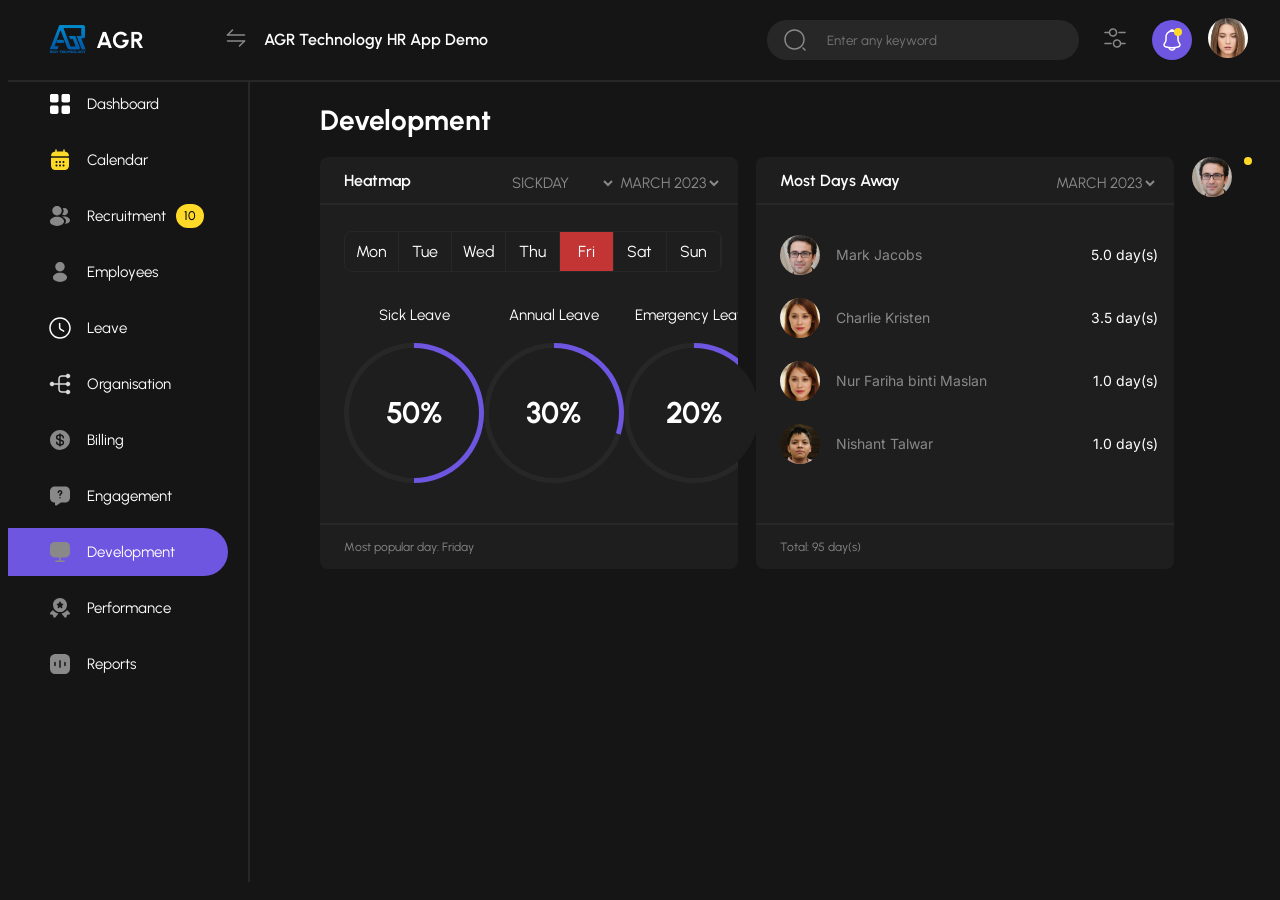
<file: development.html>
<!DOCTYPE html>
<html lang="en">
  <head>
    <meta charset="UTF-8" />
    <meta http-equiv="X-UA-Compatible" content="IE=edge" />
    <meta name="viewport" content="width=device-width, initial-scale=1.0" />
    <link rel="stylesheet" href="assets/css/dashboard.css" />
    <link rel="preconnect" href="https://fonts.googleapis.com" />
    <link rel="preconnect" href="https://fonts.gstatic.com" crossorigin />
    <link
      href="https://fonts.googleapis.com/css2?family=Urbanist:ital,wght@0,100..900;1,100..900&display=swap"
      rel="stylesheet"
    />
    <link
      href="https://fonts.googleapis.com/css2?family=Inter:ital,opsz,wght@0,14..32,100..900;1,14..32,100..900&display=swap"
      rel="stylesheet"
    />
    <title>Development</title>
  </head>
  <body>
    <div id="topBar" class="top-bar">
      <div class="logo-wrapper">
        <div class="logo-box">
          <img src="/assets/img/newLogo.png" />
          <p><strong>AGR</strong></p>
        </div>
        <div>
          <img src="/assets/img/DrawerToggleIcon.svg" />
        </div>
      </div>
      <div class="top-bar-content">
        <div class="title-component">
          <!-- <img src="/assets/img/Union.png" /> -->
          <p>AGR Technology HR App Demo</p>
        </div>
        <div class="actions-component">
          <div class="search-bar-component">
            <img src="/assets/img/SearchNormal.svg" />
            <input type="text" placeholder="Enter any keyword" />
          </div>
          <div class="filter-icon-component">
            <img src="/assets/img/FilterIcon.png" />
          </div>
          <div class="notification-icon-component" id="notificationButton">
            <span class="unread-notification-indication-light"></span>
            <img src="/assets/img/NotificationIcon.svg" />
          </div>
          <div class="account-action-component">
            <img src="/assets/img/avatars/Admin.svg" />
          </div>
        </div>
      </div>
    </div>
    <div class="page-content">
      <div id="sidebar-container"></div>
      <main class="main-content">
        <div id="tabsRow" class="tabs-row">
          <!-- <ul class="tabs-list">
            <li class="tabs-list-item active unread">
              <label> Leave Management</label>
            </li>
            <li class="tabs-list-item">
              <label> Leave Requests</label>
            </li>
            <li class="tabs-list-item">
              <label> Leave Types</label>
            </li>
            <li class="tabs-list-item unread">
              <label> Leave Calendar</label>
            </li>
            <li class="tabs-list-item">
              <label> Leave Report</label>
            </li>
            <li class="tabs-list-item">
              <label> Leave Approval</label>
            </li>
            <li id="filterIcon" class="tabs-list-item">
              <img src="/assets/img/FilterIcon.png" />
            </li>
          </ul> -->
        </div>
        <div id="normalView">
          <div class="dashboard-component">
            <h1 class="component-title">Development</h1>
            <div class="component-row">
              <div class="heatmap-component">
                <div class="header-row">
                  <p class="component-title">Heatmap</p>
                  <div class="drodowns-component">
                    <select>
                      <option>SICKDAY</option>
                      <option>BIRTHDAY</option>
                      <option>FAMILYFUNCTION</option>
                      <option>MATERNITY</option>
                    </select>
                    <select>
                      <option>MARCH 2023</option>
                      <option>APRIL 2023</option>
                      <option>MAY 2023</option>
                      <option>JUNE 2023</option>
                    </select>
                  </div>
                </div>
                <div class="week-days-row">
                  <ul class="days-list" id="daysList">
                    <li class="day-list-item">Mon</li>
                    <li class="day-list-item">Tue</li>
                    <li class="day-list-item">Wed</li>
                    <li class="day-list-item">Thu</li>
                    <li class="day-list-item active-day">Fri</li>
                    <li class="day-list-item">Sat</li>
                    <li class="day-list-item">Sun</li>
                  </ul>
                </div>
                <div class="data-row">
                  <div class="data-indicator-wrapper">
                    <p class="indicator-name">Sick Leave</p>
                    <div
                      class="circular-progress"
                      data-inner-circle-color="#1E1E1E"
                      data-percentage="50"
                      data-progress-color="#6E56E0"
                      data-bg-color="#272727"
                    >
                      <div class="inner-circle"></div>
                      <p class="percentage">0%</p>
                    </div>
                  </div>
                  <div class="data-indicator-wrapper">
                    <p class="indicator-name">Annual Leave</p>
                    <div
                      class="circular-progress"
                      data-inner-circle-color="#1E1E1E"
                      data-percentage="30"
                      data-progress-color="#6E56E0"
                      data-bg-color="#272727"
                    >
                      <div class="inner-circle"></div>
                      <p class="percentage">0%</p>
                    </div>
                  </div>
                  <div class="data-indicator-wrapper">
                    <p class="indicator-name">Emergency Leave</p>
                    <div
                      class="circular-progress"
                      data-inner-circle-color="#1E1E1E"
                      data-percentage="20"
                      data-progress-color="#6E56E0"
                      data-bg-color="#272727"
                    >
                      <div class="inner-circle"></div>
                      <p class="percentage">0%</p>
                    </div>
                  </div>
                </div>
                <div class="component-footer">
                  <p>Most popular day: Friday</p>
                </div>
              </div>
              <div class="most-day-away-component">
                <div class="header-row">
                  <p class="component-title">Most Days Away</p>
                  <div class="drodowns-component">
                    <select>
                      <option>MARCH 2023</option>
                      <option>APRIL 2023</option>
                      <option>MAY 2023</option>
                      <option>JUNE 2023</option>
                    </select>
                  </div>
                </div>
                <div class="data-component">
                  <ul class="most-day-away-list">
                    <li class="most-day-away-list-item">
                      <div class="user-name-pic">
                        <img style="width:40px; border-radius:50%;" src="/assets/img/employees/emp1.jpeg" />
                        <p class="user-name">Mark Jacobs</p>
                      </div>
                      <p class="away-days-info">5.0 day(s)</p>
                    </li>
                    <li class="most-day-away-list-item">
                      <div class="user-name-pic">
                        <img style="width:40px; border-radius:50%;" src="/assets/img/employees/emp4.jpeg" />
                        <p class="user-name">Charlie Kristen</p>
                      </div>
                      <p class="away-days-info">3.5 day(s)</p>
                    </li>
                    <li class="most-day-away-list-item">
                      <div class="user-name-pic">
                        <img style="width:40px; border-radius:50%;" src="/assets/img/employees/emp4.jpeg" />
                        <p class="user-name">Nur Fariha binti Maslan</p>
                      </div>
                      <p class="away-days-info">1.0 day(s)</p>
                    </li>
                    <li class="most-day-away-list-item">
                      <div class="user-name-pic">
                        <img style="width:40px; border-radius:50%;" src="/assets/img/employees/emp2.jpeg" />
                        <p class="user-name">Nishant Talwar</p>
                      </div>
                      <p class="away-days-info">1.0 day(s)</p>
                    </li>
                  </ul>
                </div>
                <div class="component-footer">
                  <p>Total: 95 day(s)</p>
                </div>
              </div>
              <div class="avatar-component">
                <img style="width:40px; border-radius:50%;" src="/assets/img/employees/emp1.jpeg" />
              </div>
            </div>
          </div>
          <div id="leaveRequestsComponent" class="leave-requests-component">
            <div class="component-row">
              <div class="leave-requests-component" id="leaveRequestsComponent">
                
              </div>
            </div>
          </div>
        </div>
        
        <div
          style="display: none"
          id="notificationsComponent"
          class="notifications-component"
        >
          <div class="notify-header">
            <h2>Notifications</h2>
            <div class="mark-all-box">
              <label>Mark all as read</label>
              <img src="/assets/img/CheckMark.svg" />
            </div>
          </div>
          <ul class="notifications-list">
            <li class="notifications-list-item">
              <div class="notification-user-avatar active">
                <img style="width:40px; border-radius:50%;" src="/assets/img/employees/emp1.jpeg" />
              </div>
              <div class="notifications-content-component">
                <p class="notification-message">
                  <strong class="user-name">Mark Jacobs</strong>has applied for
                  leave and is currently awaiting approval.
                </p>

                <label class="notification-time">Today at 09:42 AM</label>
              </div>
            </li>
            <li class="notifications-list-item">
              <div class="notification-user-avatar active">
                <img style="width:40px; border-radius:50%;" src="/assets/img/employees/emp4.jpeg" />
              </div>
              <div class="notifications-content-component">
                <p class="notification-message">
                  <strong class="user-name">Charlie Kristen</strong>has applied
                  for leave and is currently awaiting approval.
                </p>

                <label class="notification-time">Today at 09:42 AM</label>
              </div>
            </li>
            <li class="notifications-list-item">
              <div class="notification-user-avatar active">
                <img style="width:40px; border-radius:50%;" src="/assets/img/employees/emp4.jpeg" />
              </div>
              <div class="notifications-content-component">
                <p class="notification-message">
                  <strong class="user-name">Nur Fariha binti Maslan</strong>has
                  applied for leave and is currently awaiting approval.
                </p>

                <label class="notification-time">Today at 09:42 AM</label>
              </div>
            </li>
            <li class="notifications-list-item">
              <div class="notification-user-avatar">
                <img style="width:40px; border-radius:50%;" src="/assets/img/employees/emp2.jpeg" />
              </div>
              <div class="notifications-content-component">
                <p class="notification-message read-message">
                  <strong class="user-name">Nur Fariha binti Maslan</strong>has
                  applied for leave and is currently awaiting approval.
                </p>

                <label class="notification-time read-time"
                  >Today at 09:42 AM</label
                >
              </div>
            </li>
            <li class="notifications-list-item">
              <div class="notification-user-avatar">
                <img style="width:40px; border-radius:50%;" src="/assets/img/employees/emp2.jpeg" />
              </div>
              <div class="notifications-content-component">
                <p class="notification-message read-message">
                  <strong class="user-name">Nishant Talwar</strong>has applied
                  for leave and is currently awaiting approval.
                </p>

                <label class="notification-time read-time"
                  >Today at 09:42 AM</label
                >
              </div>
            </li>
          </ul>
        </div>
        <div
          id="leaveDetailsComponent"
          style="display: none"
          class="leave-deatils-component"
        >
          <div class="leave-details-header">
            <h2>Leave Details</h2>
            <img id="leaveDetailCloseIcon" src="/assets/img/CloseIcon.png" />
          </div>
        </div>
      </main>
    </div>
    
    <script type="text/javascript" src="/assets/js/main.js"></script>
    <script>
      fetch('sidebar.html')
        .then((response) => response.text())
        .then((data) => {
          document.getElementById('sidebar-container').innerHTML = data;

          // Add active class after sidebar is loaded
          const currentPage = window.location.pathname;
          const menuItems = document.querySelectorAll('.normal-list-item');
          menuItems.forEach((item) => {
            if (item.getAttribute('href') === currentPage) {
              item.classList.add('leave-item');
            }
          });
        });
    </script>
  </body>
</html>
</file>
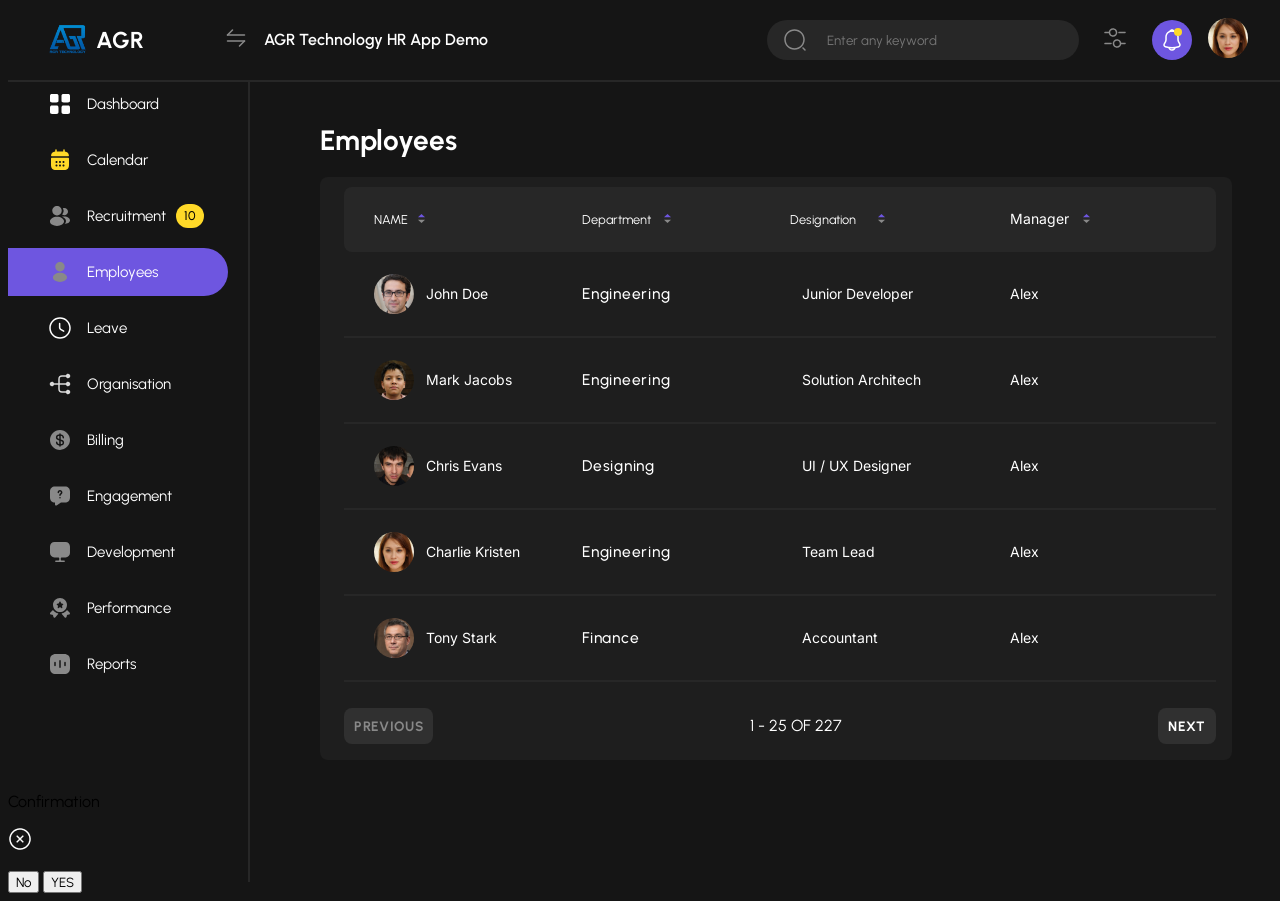
<file: employees.html>
<!DOCTYPE html>
<html lang="en">
  <head>
    <meta charset="UTF-8" />
    <meta http-equiv="X-UA-Compatible" content="IE=edge" />
    <meta name="viewport" content="width=device-width, initial-scale=1.0" />
    <link rel="stylesheet" href="assets/css/employees.css" />
    <link rel="preconnect" href="https://fonts.googleapis.com" />
    <link rel="preconnect" href="https://fonts.gstatic.com" crossorigin />
    <link
      href="https://fonts.googleapis.com/css2?family=Urbanist:ital,wght@0,100..900;1,100..900&display=swap"
      rel="stylesheet"
    />
    <link
      href="https://fonts.googleapis.com/css2?family=Inter:ital,opsz,wght@0,14..32,100..900;1,14..32,100..900&display=swap"
      rel="stylesheet"
    />
    <title>Document</title>
  </head>
  <body>
    <div id="topBar" class="top-bar">
      <div class="logo-wrapper">
        <div class="logo-box">
          <img src="/assets/img/newLogo.png" />
          <p><strong>AGR</strong></p>
        </div>
        <div>
          <img src="/assets/img/DrawerToggleIcon.svg" />
        </div>
      </div>
      <div class="top-bar-content">
        <div class="title-component">
          <!-- <img src="/assets/img/Union.png" /> -->
          <p>AGR Technology HR App Demo</p>
        </div>
        <div class="actions-component">
          <div class="search-bar-component">
            <img src="/assets/img/SearchNormal.svg" />
            <input type="text" placeholder="Enter any keyword" />
          </div>
          <div class="filter-icon-component">
            <img src="/assets/img/FilterIcon.png" />
          </div>
          <div class="notification-icon-component" id="notificationButton">
            <span class="unread-notification-indication-light"></span>
            <img src="/assets/img/NotificationIcon.svg" />
          </div>
          <div class="account-action-component">
            <img src="/assets/img/employees/emp4.jpeg" />
          </div>
        </div>
      </div>
    </div>
    <div class="page-content">
      <!-- <nav class="nav-bar">
        <ul class="nav-list">
          <li class="normal-list-item">
            <img src="/assets/img/nav-icons/DashboardIcon-Active.svg" />
            <a href="#">Dashboard</a>
          </li>
          <li class="normal-list-item">
            <img src="/assets/img/nav-icons/CalendarIcon-Yellow.svg" />
            <a href="#">Calendar</a>
          </li>
          <li class="normal-list-item">
            <img src="/assets/img/nav-icons/RecruitmentIcon.svg" />
            <a href="#">Recruitment</a>
            <span class="notify-value">10</span>
          </li>
          <li class="normal-list-item">
            <img src="/assets/img/nav-icons/EmployeesIcon.svg" />
            <a href="#">Employees</a>
          </li>
          <li class="normal-list-item leave-item">
            <img src="/assets/img/nav-icons/LeaveIcon.svg" />
            <a href="#">Leave</a>
          </li>
          <li class="normal-list-item">
            <img src="/assets/img/nav-icons/OrganizationIcon.svg" />
            <a href="#">Organisation</a>
          </li>
          <li class="normal-list-item">
            <img src="/assets/img/nav-icons/BillingsIcon.svg" />
            <a href="#">Billing</a>
          </li>
          <li class="normal-list-item">
            <img src="/assets/img/nav-icons/EngagementIcon.svg" />
            <a href="#">Engagement</a>
          </li>
          <li class="normal-list-item">
            <img src="/assets/img/nav-icons/DevelopmentIcon.svg" />
            <a href="#">Development</a>
          </li>
          <li class="normal-list-item">
            <img src="/assets/img/nav-icons/PerformanceIcon.svg" />
            <a href="#">Performance</a>
          </li>
          <li class="normal-list-item">
            <img src="/assets/img/nav-icons/ReportsIcon.svg" />
            <a href="#">Reports</a>
          </li>
        </ul>
      </nav> -->
      <div id="sidebar-container"></div>
      <main class="main-content">
        <!-- <div id="tabsRow" class="tabs-row">
          <ul class="tabs-list">
            <li class="tabs-list-item active unread">
              <label> Leave Management</label>
            </li>
            <li class="tabs-list-item">
              <label> Leave Requests</label>
            </li>
            <li class="tabs-list-item">
              <label> Leave Types</label>
            </li>
            <li class="tabs-list-item unread">
              <label> Leave Calendar</label>
            </li>
            <li class="tabs-list-item">
              <label> Leave Report</label>
            </li>
            <li class="tabs-list-item">
              <label> Leave Approval</label>
            </li>
            <li id="filterIcon" class="tabs-list-item">
              <img src="/assets/img/FilterIcon.png" />
            </li>
          </ul>
        </div> -->
        <div id="normalView">
          <div class="dashboard-component">
            <!-- <h1 class="component-title">Dashboard</h1>
            <div class="component-row">
              <div class="heatmap-component">
                <div class="header-row">
                  <p class="component-title">Heatmap</p>
                  <div class="drodowns-component">
                    <select>
                      <option>SICKDAY</option>
                      <option>BIRTHDAY</option>
                      <option>FAMILYFUNCTION</option>
                      <option>MATERNITY</option>
                    </select>
                    <select>
                      <option>MARCH 2023</option>
                      <option>APRIL 2023</option>
                      <option>MAY 2023</option>
                      <option>JUNE 2023</option>
                    </select>
                  </div>
                </div>
                <div class="week-days-row">
                  <ul class="days-list" id="daysList">
                    <li class="day-list-item">Mon</li>
                    <li class="day-list-item">Tue</li>
                    <li class="day-list-item">Wed</li>
                    <li class="day-list-item">Thu</li>
                    <li class="day-list-item active-day">Fri</li>
                    <li class="day-list-item">Sat</li>
                    <li class="day-list-item">Sun</li>
                  </ul>
                </div>
                <div class="data-row">
                  <div class="data-indicator-wrapper">
                    <p class="indicator-name">Sick Leave</p>
                    <div
                      class="circular-progress"
                      data-inner-circle-color="#1E1E1E"
                      data-percentage="50"
                      data-progress-color="#6E56E0"
                      data-bg-color="#272727"
                    >
                      <div class="inner-circle"></div>
                      <p class="percentage">0%</p>
                    </div>
                  </div>
                  <div class="data-indicator-wrapper">
                    <p class="indicator-name">Annual Leave</p>
                    <div
                      class="circular-progress"
                      data-inner-circle-color="#1E1E1E"
                      data-percentage="30"
                      data-progress-color="#6E56E0"
                      data-bg-color="#272727"
                    >
                      <div class="inner-circle"></div>
                      <p class="percentage">0%</p>
                    </div>
                  </div>
                  <div class="data-indicator-wrapper">
                    <p class="indicator-name">Emergency Leave</p>
                    <div
                      class="circular-progress"
                      data-inner-circle-color="#1E1E1E"
                      data-percentage="20"
                      data-progress-color="#6E56E0"
                      data-bg-color="#272727"
                    >
                      <div class="inner-circle"></div>
                      <p class="percentage">0%</p>
                    </div>
                  </div>
                </div>
                <div class="component-footer">
                  <p>Most popular day: Friday</p>
                </div>
              </div>
              <div class="most-day-away-component">
                <div class="header-row">
                  <p class="component-title">Most Days Away</p>
                  <div class="drodowns-component">
                    <select>
                      <option>MARCH 2023</option>
                      <option>APRIL 2023</option>
                      <option>MAY 2023</option>
                      <option>JUNE 2023</option>
                    </select>
                  </div>
                </div>
                <div class="data-component">
                  <ul class="most-day-away-list">
                    <li class="most-day-away-list-item">
                      <div class="user-name-pic">
                        <img style="width:40px; border-radius:50%;" src="/assets/img/employees/emp1.jpeg" />
                        <p class="user-name">Mark Jacobs</p>
                      </div>
                      <p class="away-days-info">5.0 day(s)</p>
                    </li>
                    <li class="most-day-away-list-item">
                      <div class="user-name-pic">
                        <img style="width:40px; border-radius:50%;" src="/assets/img/employees/emp4.jpeg" />
                        <p class="user-name">Charlie Kristen</p>
                      </div>
                      <p class="away-days-info">3.5 day(s)</p>
                    </li>
                    <li class="most-day-away-list-item">
                      <div class="user-name-pic">
                        <img style="width:40px; border-radius:50%;" src="/assets/img/employees/emp4.jpeg" />
                        <p class="user-name">Nur Fariha binti Maslan</p>
                      </div>
                      <p class="away-days-info">1.0 day(s)</p>
                    </li>
                    <li class="most-day-away-list-item">
                      <div class="user-name-pic">
                        <img style="width:40px; border-radius:50%;" src="/assets/img/employees/emp2.jpeg" />
                        <p class="user-name">Nishant Talwar</p>
                      </div>
                      <p class="away-days-info">1.0 day(s)</p>
                    </li>
                  </ul>
                </div>
                <div class="component-footer">
                  <p>Total: 95 day(s)</p>
                </div>
              </div>
              <div class="avatar-component">
                <img style="width:40px; border-radius:50%;" src="/assets/img/employees/emp1.jpeg" />
              </div>
            </div> -->
          </div>
          <div id="leaveRequestsComponent" class="leave-requests-component">
            <div class="component-title-row">
              <h1 class="component-title">Employees</h1>
              <!-- <div class="request-view-type-buttons-component">
                <button id="listViewBtn" class="list-view active">
                  List View
                </button>
                <button id="monthViewBtn" class="month-view">Month-view</button>
              </div> -->
            </div>
            <div class="component-row">
              <div class="leave-requests-component" id="leaveRequestsComponent">
                <div class="data-row">
                  <div id="leaveRequestsTable" class="leave-requests-table-div">
                    <div class="table-head-div">
                      <div class="table-head-row-div">
                        <div class="table-col-div name-col-div">
                          NAME
                          <span class="sort-icon">
                            <img src="/assets/img/SortIcon.svg" />
                          </span>
                        </div>
                        <div class="table-col-div period-col-div">
                          Department
                          <span class="sort-icon">
                            <img src="/assets/img/SortIcon.svg" />
                          </span>
                        </div>
                        <div class="table-col-div name-col-div">
                          Designation
<label class="user-name"><span class="sort-icon">
                            <img src="/assets/img/SortIcon.svg" />
                          </span>
                        </div>
                        <div class="table-col-div  name-col-div">
                          <label class="user-name">Manager
                          <span class="sort-icon">
                            <img src="/assets/img/SortIcon.svg" />
                          </span>
                        </div>
                      </div>
                    </div>
                    <div id="leaveRequestTableBody1">
                      <div class="table-body-row-div">
                        <div class="table-col-div name-col-div">
                          <img
                            class="emp-avatar"
                            src="/assets/img/employees/emp1.jpeg"
                          />
                          <label class="user-name">John Doe</label>
                        </div>
                        <div class="table-col-div period-col-div">
                          <span class="period-col-span">
                            <label>Engineering</label>
                          </span>
                        </div>
                        <div class="table-col-div name-col-div">
                          <label class="user-name">Junior Developer</label>
                        </div>
                        <div class="table-col-div  name-col-div">
                          <label class="user-name">Alex</label>
                        </div>
                      </div>
                      <div class="table-body-row-div">
                        <div class="table-col-div name-col-div">
                          <img
                            class="emp-avatar"
                            src="/assets/img/employees/emp2.jpeg"
                          />
                          <label class="user-name">Mark Jacobs</label>
                        </div>
                        <div class="table-col-div period-col-div">
                          <span class="period-col-span">
                            <label>Engineering</label>
                          </span>
                        </div>
                        <div class="table-col-div name-col-div">
                          <label class="user-name">Solution Architech</label>
                        </div>
                        <div class="table-col-div  name-col-div">
                          <label class="user-name">Alex</label>
                        </div>
                      </div>
                      <div class="table-body-row-div">
                        <div class="table-col-div name-col-div">
                          <img
                            class="emp-avatar"
                            src="/assets/img/employees/emp3.jpeg"
                          />
                          <label class="user-name">Chris Evans</label>
                        </div>
                        <div class="table-col-div period-col-div">
                          <span class="period-col-span">
                            <label>Designing</label>
                          </span>
                        </div>
                        <div class="table-col-div name-col-div">
                          <label class="user-name">UI / UX Designer</label>
                        </div>
                        <div class="table-col-div  name-col-div">
                          <label class="user-name">Alex</label>
                        </div>
                      </div>
                      <div class="table-body-row-div">
                        <div class="table-col-div name-col-div">
                          <img
                            class="emp-avatar"
                            src="/assets/img/employees/emp4.jpeg"
                          />
                          <label class="user-name">Charlie Kristen</label>
                        </div>
                        <div class="table-col-div period-col-div">
                          <span class="period-col-span">
                            <label>Engineering</label>
                          </span>
                        </div>
                        <div class="table-col-div name-col-div">
                          <label class="user-name">Team Lead</label>
                        </div>
                        <div class="table-col-div  name-col-div">
                          <label class="user-name">Alex</label>
                        </div>
                      </div>
                      <div class="table-body-row-div">
                        <div class="table-col-div name-col-div">
                          <img
                            class="emp-avatar"
                            src="/assets/img/employees/emp5.jpeg"
                          />
                          <label class="user-name">Tony Stark</label>
                        </div>
                        <div class="table-col-div period-col-div">
                          <span class="period-col-span">
                            <label>Finance</label>
                          </span>
                        </div>
                        <div class="table-col-div name-col-div">
                          <label class="user-name">Accountant</label>
                        </div>
                        <div class="table-col-div  name-col-div">
                          <label class="user-name">Alex</label>
                        </div>
                      </div>
                    </div>
                  </div>
                </div>
                <div class="component-footer">
                  <button class="pagination-btn prev-btn disabled" id="prevBtn">
                    PREVIOUS
                  </button>
                  <div class="pagination">
                    <span id="startRecordItem" class="start-record-item"
                      >1</span
                    >
                    <span class="spaerate-record">-</span>
                    <span id="endRecordItem" class="end-record-item">25</span>
                    <span class="total-records">OF 227</span>
                  </div>
                  <button id="nextBtn" class="pagination-btn next-btn">
                    NEXT
                  </button>
                  <!-- <p>Most popular day: Friday</p> -->
                </div>
              </div>
            </div>
          </div>
        </div>
        <div
          id="leaveDetailsNestedView"
          style="display: none"
          class="leave-details-nested-view"
        >
          <div class="header">
            <p class="title">Leave Requests</p>
            <div class="request-view-type-buttons-component">
              <button id="listViewBtn" class="list-view active">
                List View
              </button>
              <button id="monthViewBtn" class="month-view">Month-view</button>
            </div>
          </div>
          <div class="body">
            <div class="header">
              <div class="tabs">
                <label class="tab active">All</label>
                <label class="tab">Approved</label>
                <label class="tab">Rejected</label>
              </div>
              <div class="date-picker-row">
                <img class="arrow" src="/assets/img/arrow-left.svg" />
                <label class="month">March</label>
                <label class="year">2023</label>
                <img class="calendar" src="/assets/img/Date_range_fill.svg" />
                <img class="arrow" src="/assets/img/arrow-down.svg" />
                <img class="arrow" src="/assets/img/arrow-right.svg" />
              </div>
            </div>
            <div class="request-card-list" id="requestsCardList">
              <div class="leave-request-card pending">
                <div class="header">
                  <div class="name-and-avatar">
                    <img style="width:40px; border-radius:50%;" src="/assets/img/employees/emp1.jpeg" />
                    <p>Mark Jacobs</p>
                  </div>
                  <div class="actions-div">
                    <button class="reject" id="${rejectButtonId}">
                      REJECT
                    </button>
                    <button class="approve" id="${approveButtonId}">
                      APPROVE
                    </button>
                  </div>
                </div>
                <div class="content-row">
                  <div class="dates-info-box">
                    <div class="start-date">
                      <label class="key">START DATE</label>
                      <label class="value">31 Mar, 2023 09:00 AM</label>
                    </div>
                    <div class="end-date">
                      <label class="key">END DATE</label>
                      <label class="value">31 Mar, 2023 18:00 PM</label>
                    </div>
                  </div>
                  <div class="other-info-box">
                    <div class="days">
                      <label class="key">DAY(S)</label>
                      <label class="value">1.0</label>
                    </div>
                    <div class="leave-type">
                      <label class="key">LEAVE TYPE</label>
                      <label class="value">Annual Leave</label>
                    </div>
                  </div>
                </div>
              </div>
              <div class="leave-request-card pending">
                <div class="header">
                  <div class="name-and-avatar">
                    <img style="width:40px; border-radius:50%;" src="/assets/img/employees/emp1.jpeg" />
                    <p>Mark Jacobs</p>
                  </div>
                  <div class="actions-div">
                    <button class="reject" id="${rejectButtonId}">
                      REJECT
                    </button>
                    <button class="approve" id="${approveButtonId}">
                      APPROVE
                    </button>
                  </div>
                </div>
                <div class="content-row">
                  <div class="dates-info-box">
                    <div class="start-date">
                      <label class="key">START DATE</label>
                      <label class="value">31 Mar, 2023 09:00 AM</label>
                    </div>
                    <div class="end-date">
                      <label class="key">END DATE</label>
                      <label class="value">31 Mar, 2023 18:00 PM</label>
                    </div>
                  </div>
                  <div class="other-info-box">
                    <div class="days">
                      <label class="key">DAY(S)</label>
                      <label class="value">1.0</label>
                    </div>
                    <div class="leave-type">
                      <label class="key">LEAVE TYPE</label>
                      <label class="value">Annual Leave</label>
                    </div>
                  </div>
                </div>
              </div>
              <div class="leave-request-card pending">
                <div class="header">
                  <div class="name-and-avatar">
                    <img style="width:40px; border-radius:50%;" src="/assets/img/employees/emp1.jpeg" />
                    <p>Mark Jacobs</p>
                  </div>
                  <div class="actions-div">
                    <button class="reject" id="${rejectButtonId}">
                      REJECT
                    </button>
                    <button class="approve" id="${approveButtonId}">
                      APPROVE
                    </button>
                  </div>
                </div>
                <div class="content-row">
                  <div class="dates-info-box">
                    <div class="start-date">
                      <label class="key">START DATE</label>
                      <label class="value">31 Mar, 2023 09:00 AM</label>
                    </div>
                    <div class="end-date">
                      <label class="key">END DATE</label>
                      <label class="value">31 Mar, 2023 18:00 PM</label>
                    </div>
                  </div>
                  <div class="other-info-box">
                    <div class="days">
                      <label class="key">DAY(S)</label>
                      <label class="value">1.0</label>
                    </div>
                    <div class="leave-type">
                      <label class="key">LEAVE TYPE</label>
                      <label class="value">Annual Leave</label>
                    </div>
                  </div>
                </div>
              </div>
              <div class="leave-request-card">
                <div class="header">
                  <div class="name-and-avatar">
                    <img style="width:40px; border-radius:50%;" src="/assets/img/employees/emp1.jpeg" />
                    <p>Mark Jacobs</p>
                  </div>
                  <div class="actions-div">
                    <button class="reject" id="${rejectButtonId}">
                      REJECT
                    </button>
                    <button class="approve" id="${approveButtonId}">
                      APPROVE
                    </button>
                  </div>
                </div>
                <div class="content-row">
                  <div class="dates-info-box">
                    <div class="start-date">
                      <label class="key">START DATE</label>
                      <label class="value">31 Mar, 2023 09:00 AM</label>
                    </div>
                    <div class="end-date">
                      <label class="key">END DATE</label>
                      <label class="value">31 Mar, 2023 18:00 PM</label>
                    </div>
                  </div>
                  <div class="other-info-box">
                    <div class="days">
                      <label class="key">DAY(S)</label>
                      <label class="value">1.0</label>
                    </div>
                    <div class="leave-type">
                      <label class="key">LEAVE TYPE</label>
                      <label class="value">Annual Leave</label>
                    </div>
                  </div>
                </div>
              </div>
              <div class="leave-request-card">
                <div class="header">
                  <div class="name-and-avatar">
                    <img style="width:40px; border-radius:50%;" src="/assets/img/employees/emp1.jpeg" />
                    <p>Mark Jacobs</p>
                  </div>
                  <div class="actions-div">
                    <button class="reject" id="${rejectButtonId}">
                      REJECT
                    </button>
                    <button class="approve" id="${approveButtonId}">
                      APPROVE
                    </button>
                  </div>
                </div>
                <div class="content-row">
                  <div class="dates-info-box">
                    <div class="start-date">
                      <label class="key">START DATE</label>
                      <label class="value">31 Mar, 2023 09:00 AM</label>
                    </div>
                    <div class="end-date">
                      <label class="key">END DATE</label>
                      <label class="value">31 Mar, 2023 18:00 PM</label>
                    </div>
                  </div>
                  <div class="other-info-box">
                    <div class="days">
                      <label class="key">DAY(S)</label>
                      <label class="value">1.0</label>
                    </div>
                    <div class="leave-type">
                      <label class="key">LEAVE TYPE</label>
                      <label class="value">Annual Leave</label>
                    </div>
                  </div>
                </div>
              </div>
              <div class="leave-request-card">
                <div class="header">
                  <div class="name-and-avatar">
                    <img style="width:40px; border-radius:50%;" src="/assets/img/employees/emp1.jpeg" />
                    <p>Mark Jacobs</p>
                  </div>
                  <div class="actions-div">
                    <button class="reject" id="${rejectButtonId}">
                      REJECT
                    </button>
                    <button class="approve" id="${approveButtonId}">
                      APPROVE
                    </button>
                  </div>
                </div>
                <div class="content-row">
                  <div class="dates-info-box">
                    <div class="start-date">
                      <label class="key">START DATE</label>
                      <label class="value">31 Mar, 2023 09:00 AM</label>
                    </div>
                    <div class="end-date">
                      <label class="key">END DATE</label>
                      <label class="value">31 Mar, 2023 18:00 PM</label>
                    </div>
                  </div>
                  <div class="other-info-box">
                    <div class="days">
                      <label class="key">DAY(S)</label>
                      <label class="value">1.0</label>
                    </div>
                    <div class="leave-type">
                      <label class="key">LEAVE TYPE</label>
                      <label class="value">Annual Leave</label>
                    </div>
                  </div>
                </div>
              </div>
            </div>
          </div>
        </div>
        <div
          style="display: none"
          id="notificationsComponent"
          class="notifications-component"
        >
          <div class="notify-header">
            <h2>Notifications</h2>
            <div class="mark-all-box">
              <label>Mark all as read</label>
              <img src="/assets/img/CheckMark.svg" />
            </div>
          </div>
          <ul class="notifications-list">
            <li class="notifications-list-item">
              <div class="notification-user-avatar active">
                <img style="width: 40px; border-radius: 50%;" src="/assets/img/employees/emp1.jpeg" />
              </div>
              <div class="notifications-content-component">
                <p class="notification-message">
                  <strong class="user-name">Mark Jacobs</strong>has applied for
                  leave and is currently awaiting approval.
                </p>

                <label class="notification-time">Today at 09:42 AM</label>
              </div>
            </li>
            <li class="notifications-list-item">
              <div class="notification-user-avatar active">
                <img style="width: 40px; border-radius: 50%;" src="/assets/img/employees/emp2.jpeg" />
              </div>
              <div class="notifications-content-component">
                <p class="notification-message">
                  <strong class="user-name">Charlie Kristen</strong>has applied
                  for leave and is currently awaiting approval.
                </p>

                <label class="notification-time">Today at 09:42 AM</label>
              </div>
            </li>
            <li class="notifications-list-item">
              <div class="notification-user-avatar active">
                <img style="width: 40px; border-radius: 50%;" src="/assets/img/employees/emp3.jpeg" />
              </div>
              <div class="notifications-content-component">
                <p class="notification-message">
                  <strong class="user-name">Nur Fariha binti Maslan</strong>has
                  applied for leave and is currently awaiting approval.
                </p>

                <label class="notification-time">Today at 09:42 AM</label>
              </div>
            </li>
            <li class="notifications-list-item">
              <div class="notification-user-avatar">
                <img style="width: 40px; border-radius: 50%;" src="/assets/img/employees/emp4.jpeg" />
              </div>
              <div class="notifications-content-component">
                <p class="notification-message read-message">
                  <strong class="user-name">Nur Fariha binti Maslan</strong>has
                  applied for leave and is currently awaiting approval.
                </p>

                <label class="notification-time read-time"
                  >Today at 09:42 AM</label
                >
              </div>
            </li>
            <li class="notifications-list-item">
              <div class="notification-user-avatar">
                <img style="width: 40px; border-radius: 50%;" src="/assets/img/employees/emp5.jpeg" />
              </div>
              <div class="notifications-content-component">
                <p class="notification-message read-message">
                  <strong class="user-name">Nishant Talwar</strong>has applied
                  for leave and is currently awaiting approval.
                </p>

                <label class="notification-time read-time"
                  >Today at 09:42 AM</label
                >
              </div>
            </li>
          </ul>
        </div>
        <div
          id="leaveDetailsComponent"
          style="display: none"
          class="leave-deatils-component"
        >
          <div class="leave-details-header">
            <h2>Leave Details</h2>
            <img id="leaveDetailCloseIcon" src="/assets/img/CloseIcon.png" />
          </div>
          <div class="user-details-card">
            <div class="user-details-component">
              <img style="width:40px; border-radius:50%;" src="/assets/img/employees/emp4.jpeg" />
              <div class="user-info-component">
                <div class="user-info-row">
                  <label class="info-key">NAME</label>
                  <label class="info-value" id="userName"
                    >Nur Fariha binti Maslan</label
                  >
                </div>
                <div class="user-info-row">
                  <label class="info-key">LEAVE TYPE</label>
                  <label class="info-value" id="leaveType"
                    >Hospital Leave</label
                  >
                </div>
                <div class="user-info-row">
                  <label class="info-key">START DATE</label>
                  <label class="info-value" id="startDate"
                    >21 Apr, 2023 09:00 AM</label
                  >
                </div>
                <div class="user-info-row">
                  <label class="info-key">END DATE</label>
                  <label class="info-value" id="endDate"
                    >24 Apr, 2023 18:00 PM</label
                  >
                </div>
                <div class="user-info-row">
                  <label class="info-key">ATTACHMENT</label>
                  <label class="info-value attachment-value" id="attechment">
                    <img src="/assets/img/AttachmentIcon.svg" />
                    Medical Certificate
                  </label>
                </div>
                <div class="user-info-row">
                  <label class="info-key">REASON</label>
                  <label class="info-value" id="reason">Out of sorts</label>
                </div>
              </div>
            </div>
            <div class="leave-days-info-component">
              <p class="leave-start-end-date">03 March 2023 - 06 march 2023</p>
              <div class="leave-hours-and-table-controller-row">
                <p class="total-hours-text">TOTAL HOURS: 16</p>
                <span
                  class="table-visibility-controller"
                  id="toggleTableButton"
                >
                  <label id="toggleTableLabel" class="toggle-table-label"
                    >Expand</label
                  >
                  <img src="/assets/img/DownIcon.svg" />
                </span>
              </div>
            </div>
            <div
              id="leaveDaysTableComponent"
              class="leave-days-table-component"
              style="max-height: 100px"
            >
              <table class="leave-days-table">
                <thead>
                  <tr class="table-head">
                    <td class="first-col">
                      <label>Start Date</label>
                      <img src="/assets/img/SortIcon.svg" />
                    </td>
                    <td>
                      <label>DAY(S)</label>
                    </td>
                    <td class="last-col">
                      <label>HOURS</label>
                    </td>
                  </tr>
                </thead>
                <tbody>
                  <tr class="table-body-row">
                    <td>
                      <label>21 Apr 2023</label>
                    </td>
                    <td>
                      <label>Friday</label>
                    </td>
                    <td>
                      <label>8</label>
                    </td>
                  </tr>
                  <tr class="table-off-days-body-row">
                    <td>
                      <label>21 Apr 2023</label>
                    </td>
                    <td>
                      <label>Friday</label>
                    </td>
                    <td>
                      <label>8</label>
                    </td>
                  </tr>
                  <tr class="table-off-days-body-row">
                    <td>
                      <label>21 Apr 2023</label>
                    </td>
                    <td>
                      <label>Friday</label>
                    </td>
                    <td>
                      <label>8</label>
                    </td>
                  </tr>
                  <tr class="table-body-row">
                    <td>
                      <label>21 Apr 2023</label>
                    </td>
                    <td>
                      <label>Friday</label>
                    </td>
                    <td>
                      <label>8</label>
                    </td>
                  </tr>
                </tbody>
              </table>
            </div>
          </div>
          <div class="approval-level-header">
            <h2>Approval Level</h2>
          </div>
          <div class="approval-level-card">
            <div class="approval-level-1-row">
              <span class="approval-indicator approval-pending"></span>
              <img
                src="/assets/img/avatars/Simon.svg"
                class="approver-avatar"
              />
              <div class="approver-info-component">
                <div class="approver-info-row">
                  <label class="approver-info-key">NAME</label>
                  <label class="approver-info-value">Simon Minter</label>
                </div>
                <div class="approver-info-row">
                  <label class="approver-info-key">DESIGNATION</label>
                  <label class="approver-info-value">Human Resources</label>
                </div>
                <div class="approver-info-row">
                  <label class="approver-info-key">STATUS</label>
                  <label class="approver-info-value pending">
                    Pending Approvel
                  </label>
                </div>
              </div>
              <span class="timeline-connect-line"></span>
            </div>
            <div class="approval-level-2-row">
              <span class="approval-indicator approval-pending"></span>
              <img
                src="/assets/img/avatars/Queenie.svg"
                class="approver-avatar"
              />
              <div class="approver-info-component">
                <div class="approver-info-row">
                  <label class="approver-info-key">NAME</label>
                  <label class="approver-info-value">Queenie Teoh</label>
                </div>
                <div class="approver-info-row">
                  <label class="approver-info-key">DESIGNATION</label>
                  <label class="approver-info-value">Head of UX Design</label>
                </div>
                <div class="approver-info-row">
                  <label class="approver-info-key">STATUS</label>
                  <label class="approver-info-value pending">
                    Pending Approvel
                  </label>
                </div>
              </div>
              <span class="timeline-connect-line"></span>
            </div>
            <div class="approval-level-3-row">
              <span class="approval-indicator approval-approved"></span>
              <img
                src="/assets/img/avatars/Charlie.svg"
                class="approver-avatar"
              />
              <div class="approver-info-component">
                <div class="approver-info-row">
                  <label class="approver-info-key">NAME</label>
                  <label class="approver-info-value">Charlie Kristen</label>
                </div>
                <div class="approver-info-row">
                  <label class="approver-info-key">DESIGNATION</label>
                  <label class="approver-info-value">Senior UX Designer</label>
                </div>
                <div class="approver-info-row">
                  <label class="approver-info-key">STATUS</label>
                  <label class="approver-info-value">
                    03 Mar 2023, 17:30 AM
                  </label>
                </div>
              </div>
            </div>
          </div>
          <div class="approval-level-header">
            <h2>Comments</h2>
          </div>
          <div class="comments-box-card">
            <textarea rows="5" class="comments-box"></textarea>
          </div>
          <div class="leave-request-actions-row">
            <botton class="action-button reject" id="rejectLeaveRequest"
              >REJECT</botton
            >
            <!-- <botton class="action-button approve" id="approveLeaveRequest" -->
            <botton class="action-button approve" id="openModalBtn"
              >APPROVE</botton
            >
          </div>
        </div>
      </main>
    </div>
    <div
      id="approveToastNotification"
      style="display: none"
      class="approve-toast-notification"
    >
      <div class="notification-header">
        <div class="progress-bar">
          <div class="progress"></div>
        </div>
        <div class="toast-title">
          <p>Notification</p>
          <span id="closeNotification" class="close-notification-span">
            <label>Just Now</label>
            <img id="closeNotification" src="/assets/img/CloseIcon.png" />
          </span>
        </div>
      </div>
      <div class="notification-body">
        <p class="notification-message" id="notificationMessage"></p>
      </div>
    </div>
    <div
      id="rejectToastNotification"
      style="display: none"
      class="reject-toast-notification"
    >
      <div class="reject-notification-header">
        <div class="reject-progress-bar">
          <div class="reject-progress"></div>
        </div>
        <div class="reject-toast-title">
          <p>Notification</p>
          <span
            id="closeRejectNotification"
            class="close-reject-notification-span"
          >
            <label>Just Now</label>
            <img id="closeRejectNotification" src="/assets/img/CloseIcon.png" />
          </span>
        </div>
      </div>
      <div class="notification-reject-body">
        <p
          class="notification-reject-message"
          id="notificationRejectMessage"
        ></p>
      </div>
    </div>
    <div class="modal-overlay" id="modalOverlay">
      <div class="modal-content">
        <div class="modal-header">
          <p class="modal-title">Confirmation</p>
          <img id="closeModalBtn" src="/assets/img/CloseIcon.png" />
        </div>
        <p class="modal-message" id="modalMessage"></p>
        <div class="modal-footer">
          <button id="closeModalBtn1" class="no-btn">No</button>
          <button id="yesModalBtn" class="yes-btn">YES</button>
        </div>
      </div>
    </div>
    <div
      id="totalCheckedRequests"
      style="display: none"
      class="main-conditional-footer"
    >
      <span>TOTAL : <label id="totalCount"></label></span>
      <div class="actions-div">
        <button class="reject" id="rejectTotalCheckRequest">REJECT</button>
        <button class="approve" id="approveeTotalCheckRequest">APPROVE</button>
      </div>
    </div>
    <script type="text/javascript" src="/assets/js/main.js"></script>
    <script>
      fetch('sidebar.html')
        .then((response) => response.text())
        .then((data) => {
          document.getElementById('sidebar-container').innerHTML = data;

          // Add active class after sidebar is loaded
          const currentPage = window.location.pathname;
          const menuItems = document.querySelectorAll('.normal-list-item');
          menuItems.forEach((item) => {
            if (item.getAttribute('href') === currentPage) {
              item.classList.add('leave-item');
            }
          });
        });
    </script>
  </body>
</html>
</file>
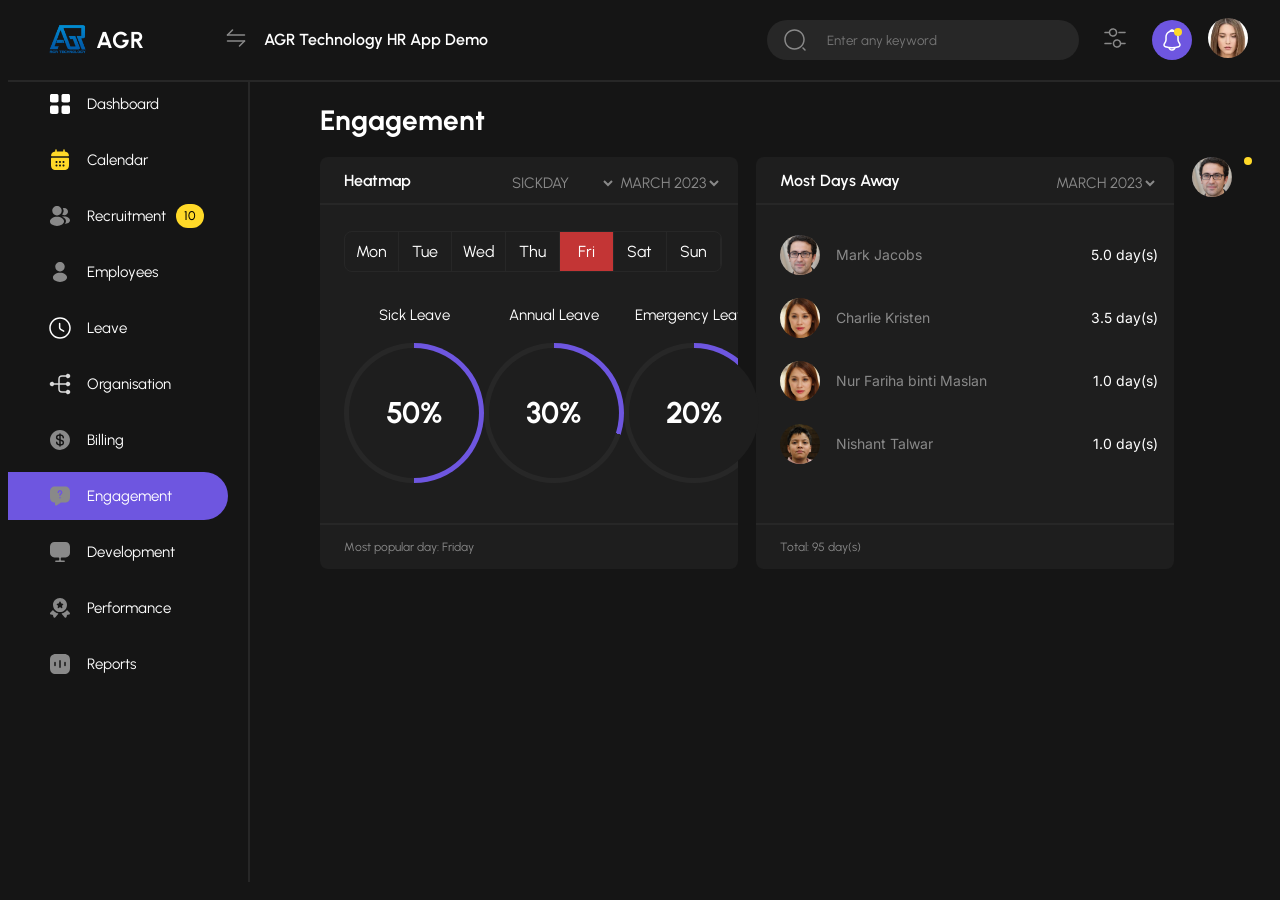
<file: engagement.html>
<!DOCTYPE html>
<html lang="en">
  <head>
    <meta charset="UTF-8" />
    <meta http-equiv="X-UA-Compatible" content="IE=edge" />
    <meta name="viewport" content="width=device-width, initial-scale=1.0" />
    <link rel="stylesheet" href="assets/css/dashboard.css" />
    <link rel="preconnect" href="https://fonts.googleapis.com" />
    <link rel="preconnect" href="https://fonts.gstatic.com" crossorigin />
    <link
      href="https://fonts.googleapis.com/css2?family=Urbanist:ital,wght@0,100..900;1,100..900&display=swap"
      rel="stylesheet"
    />
    <link
      href="https://fonts.googleapis.com/css2?family=Inter:ital,opsz,wght@0,14..32,100..900;1,14..32,100..900&display=swap"
      rel="stylesheet"
    />
    <title>Engagement</title>
  </head>
  <body>
    <div id="topBar" class="top-bar">
      <div class="logo-wrapper">
        <div class="logo-box">
          <img src="/assets/img/newLogo.png" />
          <p><strong>AGR</strong></p>
        </div>
        <div>
          <img src="/assets/img/DrawerToggleIcon.svg" />
        </div>
      </div>
      <div class="top-bar-content">
        <div class="title-component">
          <!-- <img src="/assets/img/Union.png" /> -->
          <p>AGR Technology HR App Demo</p>
        </div>
        <div class="actions-component">
          <div class="search-bar-component">
            <img src="/assets/img/SearchNormal.svg" />
            <input type="text" placeholder="Enter any keyword" />
          </div>
          <div class="filter-icon-component">
            <img src="/assets/img/FilterIcon.png" />
          </div>
          <div class="notification-icon-component" id="notificationButton">
            <span class="unread-notification-indication-light"></span>
            <img src="/assets/img/NotificationIcon.svg" />
          </div>
          <div class="account-action-component">
            <img src="/assets/img/avatars/Admin.svg" />
          </div>
        </div>
      </div>
    </div>
    <div class="page-content">
      <div id="sidebar-container"></div>
      <main class="main-content">
        <div id="tabsRow" class="tabs-row">
          <!-- <ul class="tabs-list">
            <li class="tabs-list-item active unread">
              <label> Leave Management</label>
            </li>
            <li class="tabs-list-item">
              <label> Leave Requests</label>
            </li>
            <li class="tabs-list-item">
              <label> Leave Types</label>
            </li>
            <li class="tabs-list-item unread">
              <label> Leave Calendar</label>
            </li>
            <li class="tabs-list-item">
              <label> Leave Report</label>
            </li>
            <li class="tabs-list-item">
              <label> Leave Approval</label>
            </li>
            <li id="filterIcon" class="tabs-list-item">
              <img src="/assets/img/FilterIcon.png" />
            </li>
          </ul> -->
        </div>
        <div id="normalView">
          <div class="dashboard-component">
            <h1 class="component-title">Engagement</h1>
            <div class="component-row">
              <div class="heatmap-component">
                <div class="header-row">
                  <p class="component-title">Heatmap</p>
                  <div class="drodowns-component">
                    <select>
                      <option>SICKDAY</option>
                      <option>BIRTHDAY</option>
                      <option>FAMILYFUNCTION</option>
                      <option>MATERNITY</option>
                    </select>
                    <select>
                      <option>MARCH 2023</option>
                      <option>APRIL 2023</option>
                      <option>MAY 2023</option>
                      <option>JUNE 2023</option>
                    </select>
                  </div>
                </div>
                <div class="week-days-row">
                  <ul class="days-list" id="daysList">
                    <li class="day-list-item">Mon</li>
                    <li class="day-list-item">Tue</li>
                    <li class="day-list-item">Wed</li>
                    <li class="day-list-item">Thu</li>
                    <li class="day-list-item active-day">Fri</li>
                    <li class="day-list-item">Sat</li>
                    <li class="day-list-item">Sun</li>
                  </ul>
                </div>
                <div class="data-row">
                  <div class="data-indicator-wrapper">
                    <p class="indicator-name">Sick Leave</p>
                    <div
                      class="circular-progress"
                      data-inner-circle-color="#1E1E1E"
                      data-percentage="50"
                      data-progress-color="#6E56E0"
                      data-bg-color="#272727"
                    >
                      <div class="inner-circle"></div>
                      <p class="percentage">0%</p>
                    </div>
                  </div>
                  <div class="data-indicator-wrapper">
                    <p class="indicator-name">Annual Leave</p>
                    <div
                      class="circular-progress"
                      data-inner-circle-color="#1E1E1E"
                      data-percentage="30"
                      data-progress-color="#6E56E0"
                      data-bg-color="#272727"
                    >
                      <div class="inner-circle"></div>
                      <p class="percentage">0%</p>
                    </div>
                  </div>
                  <div class="data-indicator-wrapper">
                    <p class="indicator-name">Emergency Leave</p>
                    <div
                      class="circular-progress"
                      data-inner-circle-color="#1E1E1E"
                      data-percentage="20"
                      data-progress-color="#6E56E0"
                      data-bg-color="#272727"
                    >
                      <div class="inner-circle"></div>
                      <p class="percentage">0%</p>
                    </div>
                  </div>
                </div>
                <div class="component-footer">
                  <p>Most popular day: Friday</p>
                </div>
              </div>
              <div class="most-day-away-component">
                <div class="header-row">
                  <p class="component-title">Most Days Away</p>
                  <div class="drodowns-component">
                    <select>
                      <option>MARCH 2023</option>
                      <option>APRIL 2023</option>
                      <option>MAY 2023</option>
                      <option>JUNE 2023</option>
                    </select>
                  </div>
                </div>
                <div class="data-component">
                  <ul class="most-day-away-list">
                    <li class="most-day-away-list-item">
                      <div class="user-name-pic">
                        <img style="width:40px; border-radius:50%;" src="/assets/img/employees/emp1.jpeg" />
                        <p class="user-name">Mark Jacobs</p>
                      </div>
                      <p class="away-days-info">5.0 day(s)</p>
                    </li>
                    <li class="most-day-away-list-item">
                      <div class="user-name-pic">
                        <img style="width:40px; border-radius:50%;" src="/assets/img/employees/emp4.jpeg" />
                        <p class="user-name">Charlie Kristen</p>
                      </div>
                      <p class="away-days-info">3.5 day(s)</p>
                    </li>
                    <li class="most-day-away-list-item">
                      <div class="user-name-pic">
                        <img style="width:40px; border-radius:50%;" src="/assets/img/employees/emp4.jpeg" />
                        <p class="user-name">Nur Fariha binti Maslan</p>
                      </div>
                      <p class="away-days-info">1.0 day(s)</p>
                    </li>
                    <li class="most-day-away-list-item">
                      <div class="user-name-pic">
                        <img style="width:40px; border-radius:50%;" src="/assets/img/employees/emp2.jpeg" />
                        <p class="user-name">Nishant Talwar</p>
                      </div>
                      <p class="away-days-info">1.0 day(s)</p>
                    </li>
                  </ul>
                </div>
                <div class="component-footer">
                  <p>Total: 95 day(s)</p>
                </div>
              </div>
              <div class="avatar-component">
                <img style="width:40px; border-radius:50%;" src="/assets/img/employees/emp1.jpeg" />
              </div>
            </div>
          </div>
          <div id="leaveRequestsComponent" class="leave-requests-component">
            <div class="component-row">
              <div class="leave-requests-component" id="leaveRequestsComponent">
                
              </div>
            </div>
          </div>
        </div>
        
        <div
          style="display: none"
          id="notificationsComponent"
          class="notifications-component"
        >
          <div class="notify-header">
            <h2>Notifications</h2>
            <div class="mark-all-box">
              <label>Mark all as read</label>
              <img src="/assets/img/CheckMark.svg" />
            </div>
          </div>
          <ul class="notifications-list">
            <li class="notifications-list-item">
              <div class="notification-user-avatar active">
                <img style="width:40px; border-radius:50%;" src="/assets/img/employees/emp1.jpeg" />
              </div>
              <div class="notifications-content-component">
                <p class="notification-message">
                  <strong class="user-name">Mark Jacobs</strong>has applied for
                  leave and is currently awaiting approval.
                </p>

                <label class="notification-time">Today at 09:42 AM</label>
              </div>
            </li>
            <li class="notifications-list-item">
              <div class="notification-user-avatar active">
                <img style="width:40px; border-radius:50%;" src="/assets/img/employees/emp4.jpeg" />
              </div>
              <div class="notifications-content-component">
                <p class="notification-message">
                  <strong class="user-name">Charlie Kristen</strong>has applied
                  for leave and is currently awaiting approval.
                </p>

                <label class="notification-time">Today at 09:42 AM</label>
              </div>
            </li>
            <li class="notifications-list-item">
              <div class="notification-user-avatar active">
                <img style="width:40px; border-radius:50%;" src="/assets/img/employees/emp4.jpeg" />
              </div>
              <div class="notifications-content-component">
                <p class="notification-message">
                  <strong class="user-name">Nur Fariha binti Maslan</strong>has
                  applied for leave and is currently awaiting approval.
                </p>

                <label class="notification-time">Today at 09:42 AM</label>
              </div>
            </li>
            <li class="notifications-list-item">
              <div class="notification-user-avatar">
                <img style="width:40px; border-radius:50%;" src="/assets/img/employees/emp2.jpeg" />
              </div>
              <div class="notifications-content-component">
                <p class="notification-message read-message">
                  <strong class="user-name">Nur Fariha binti Maslan</strong>has
                  applied for leave and is currently awaiting approval.
                </p>

                <label class="notification-time read-time"
                  >Today at 09:42 AM</label
                >
              </div>
            </li>
            <li class="notifications-list-item">
              <div class="notification-user-avatar">
                <img style="width:40px; border-radius:50%;" src="/assets/img/employees/emp2.jpeg" />
              </div>
              <div class="notifications-content-component">
                <p class="notification-message read-message">
                  <strong class="user-name">Nishant Talwar</strong>has applied
                  for leave and is currently awaiting approval.
                </p>

                <label class="notification-time read-time"
                  >Today at 09:42 AM</label
                >
              </div>
            </li>
          </ul>
        </div>
        <div
          id="leaveDetailsComponent"
          style="display: none"
          class="leave-deatils-component"
        >
          <div class="leave-details-header">
            <h2>Leave Details</h2>
            <img id="leaveDetailCloseIcon" src="/assets/img/CloseIcon.png" />
          </div>
        </div>
      </main>
    </div>
    
    <script type="text/javascript" src="/assets/js/main.js"></script>
    <script>
      fetch('sidebar.html')
        .then((response) => response.text())
        .then((data) => {
          document.getElementById('sidebar-container').innerHTML = data;

          // Add active class after sidebar is loaded
          const currentPage = window.location.pathname;
          const menuItems = document.querySelectorAll('.normal-list-item');
          menuItems.forEach((item) => {
            if (item.getAttribute('href') === currentPage) {
              item.classList.add('leave-item');
            }
          });
        });
    </script>
  </body>
</html>
</file>
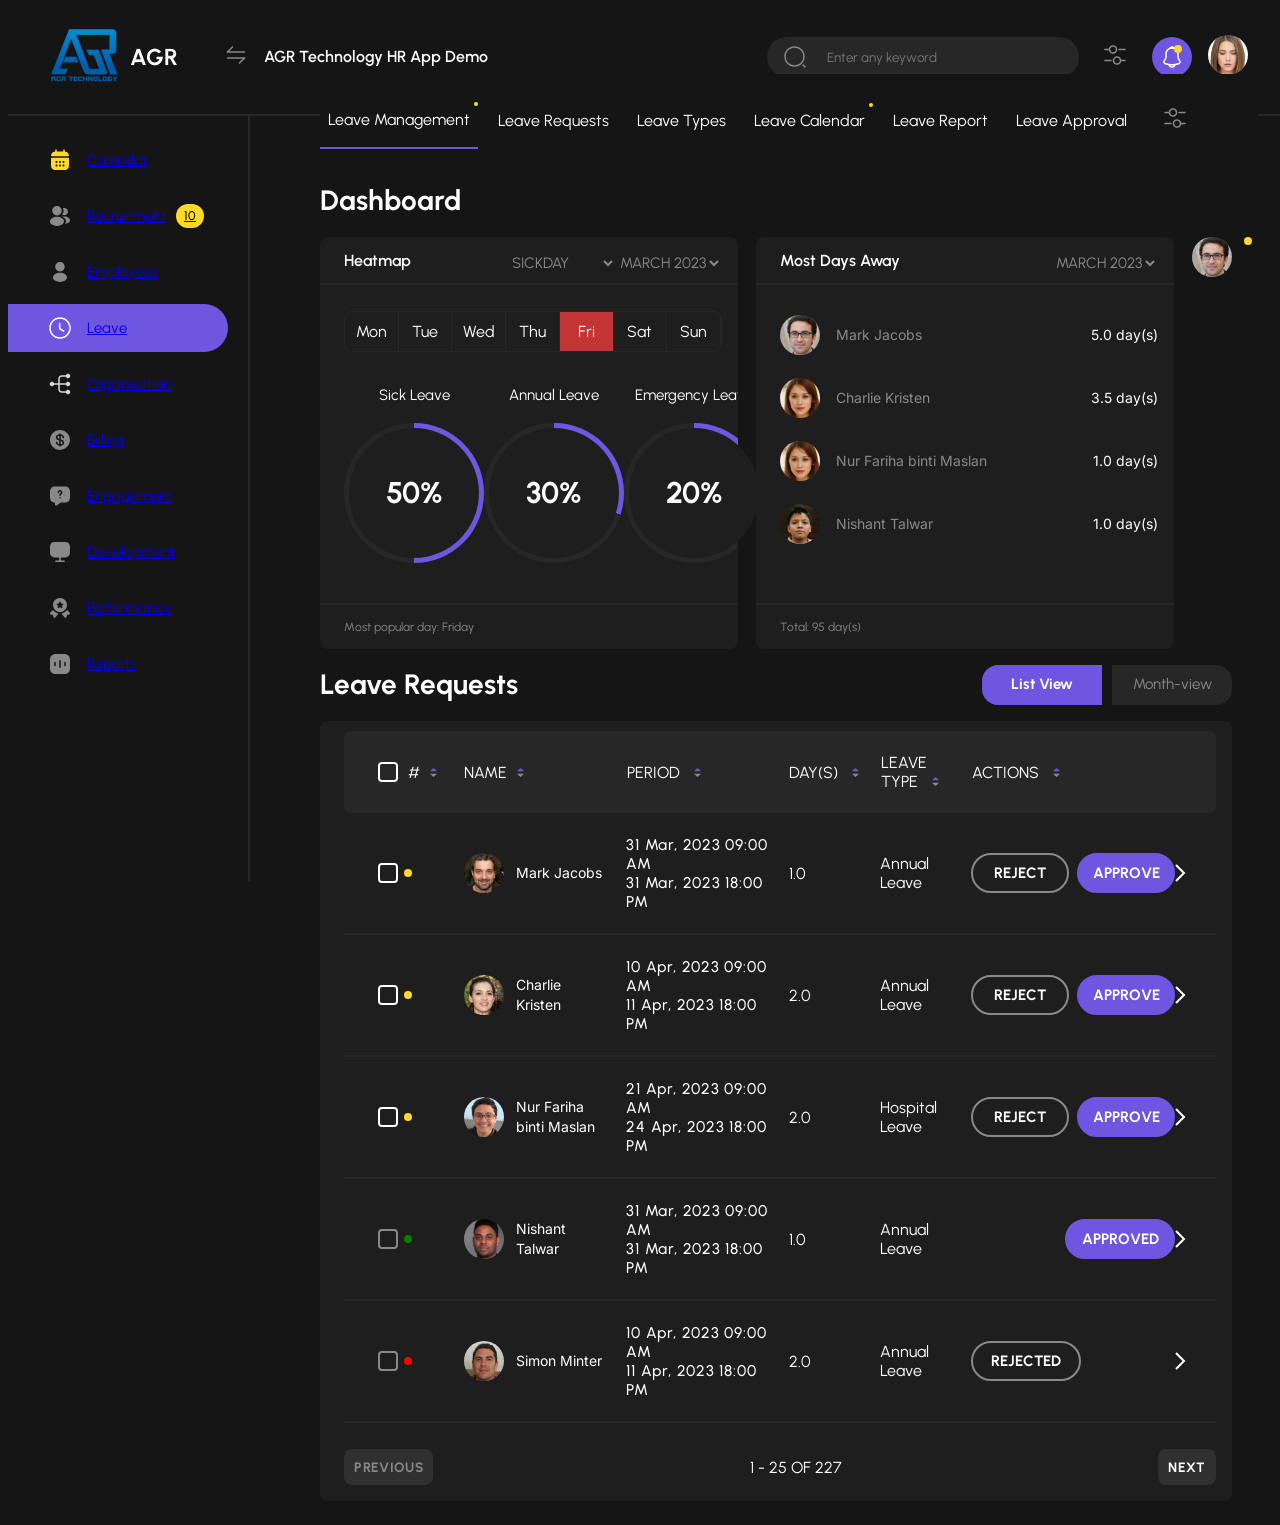
<file: leave.html>
<!DOCTYPE html>
<html lang="en">
  <head>
    <meta charset="UTF-8" />
    <meta http-equiv="X-UA-Compatible" content="IE=edge" />
    <meta name="viewport" content="width=device-width, initial-scale=1.0" />
    <link rel="stylesheet" href="assets/css/style.css" />
    <link rel="preconnect" href="https://fonts.googleapis.com" />
    <link rel="preconnect" href="https://fonts.gstatic.com" crossorigin />
    <link
      href="https://fonts.googleapis.com/css2?family=Urbanist:ital,wght@0,100..900;1,100..900&display=swap"
      rel="stylesheet"
    />
    <link
      href="https://fonts.googleapis.com/css2?family=Inter:ital,opsz,wght@0,14..32,100..900;1,14..32,100..900&display=swap"
      rel="stylesheet"
    />
    <title>Document</title>
  </head>
  <body>
    <div id="topBar" class="top-bar">
      <div class="logo-wrapper">
        <div class="logo-box">
          <img src="/assets/img/newLogo.png" />
          <p><strong>AGR</strong></p>
        </div>
        <div>
          <img src="/assets/img/DrawerToggleIcon.svg" />
        </div>
      </div>
      <div class="top-bar-content">
        <div class="title-component">
          <!-- <img src="/assets/img/Union.png" /> -->
          <p>AGR Technology HR App Demo</p>
        </div>
        <div class="actions-component">
          <div class="search-bar-component">
            <img src="/assets/img/SearchNormal.svg" />
            <input type="text" placeholder="Enter any keyword" />
          </div>
          <div class="filter-icon-component">
            <img src="/assets/img/FilterIcon.png" />
          </div>
          <div class="notification-icon-component" id="notificationButton">
            <span class="unread-notification-indication-light"></span>
            <img src="/assets/img/NotificationIcon.svg" />
          </div>
          <div class="account-action-component">
            <img src="/assets/img/avatars/Admin.svg" />
          </div>
        </div>
      </div>
    </div>
    <div class="page-content">
      <!-- <nav class="nav-bar">
        <ul class="nav-list">
          <li class="normal-list-item">
            <img src="/assets/img/nav-icons/DashboardIcon-Active.svg" />
            <a href="#">Dashboard</a>
          </li>
          <li class="normal-list-item">
            <img src="/assets/img/nav-icons/CalendarIcon-Yellow.svg" />
            <a href="#">Calendar</a>
          </li>
          <li class="normal-list-item">
            <img src="/assets/img/nav-icons/RecruitmentIcon.svg" />
            <a href="#">Recruitment</a>
            <span class="notify-value">10</span>
          </li>
          <li class="normal-list-item">
            <img src="/assets/img/nav-icons/EmployeesIcon.svg" />
            <a href="#">Employees</a>
          </li>
          <li class="normal-list-item leave-item">
            <img src="/assets/img/nav-icons/LeaveIcon.svg" />
            <a href="#">Leave</a>
          </li>
          <li class="normal-list-item">
            <img src="/assets/img/nav-icons/OrganizationIcon.svg" />
            <a href="#">Organisation</a>
          </li>
          <li class="normal-list-item">
            <img src="/assets/img/nav-icons/BillingsIcon.svg" />
            <a href="#">Billing</a>
          </li>
          <li class="normal-list-item">
            <img src="/assets/img/nav-icons/EngagementIcon.svg" />
            <a href="#">Engagement</a>
          </li>
          <li class="normal-list-item">
            <img src="/assets/img/nav-icons/DevelopmentIcon.svg" />
            <a href="#">Development</a>
          </li>
          <li class="normal-list-item">
            <img src="/assets/img/nav-icons/PerformanceIcon.svg" />
            <a href="#">Performance</a>
          </li>
          <li class="normal-list-item">
            <img src="/assets/img/nav-icons/ReportsIcon.svg" />
            <a href="#">Reports</a>
          </li>
        </ul>
      </nav> -->
      <div id="sidebar-container"></div>
      <main class="main-content">
        <div id="tabsRow" class="tabs-row">
          <ul class="tabs-list">
            <li class="tabs-list-item active unread">
              <label> Leave Management</label>
            </li>
            <li class="tabs-list-item">
              <label> Leave Requests</label>
            </li>
            <li class="tabs-list-item">
              <label> Leave Types</label>
            </li>
            <li class="tabs-list-item unread">
              <label> Leave Calendar</label>
            </li>
            <li class="tabs-list-item">
              <label> Leave Report</label>
            </li>
            <li class="tabs-list-item">
              <label> Leave Approval</label>
            </li>
            <li id="filterIcon" class="tabs-list-item">
              <img src="/assets/img/FilterIcon.png" />
            </li>
          </ul>
        </div>
        <div id="normalView">
          <div class="dashboard-component">
            <h1 class="component-title">Dashboard</h1>
            <div class="component-row">
              <div class="heatmap-component">
                <div class="header-row">
                  <p class="component-title">Heatmap</p>
                  <div class="drodowns-component">
                    <select>
                      <option>SICKDAY</option>
                      <option>BIRTHDAY</option>
                      <option>FAMILYFUNCTION</option>
                      <option>MATERNITY</option>
                    </select>
                    <select>
                      <option>MARCH 2023</option>
                      <option>APRIL 2023</option>
                      <option>MAY 2023</option>
                      <option>JUNE 2023</option>
                    </select>
                  </div>
                </div>
                <div class="week-days-row">
                  <ul class="days-list" id="daysList">
                    <li class="day-list-item">Mon</li>
                    <li class="day-list-item">Tue</li>
                    <li class="day-list-item">Wed</li>
                    <li class="day-list-item">Thu</li>
                    <li class="day-list-item active-day">Fri</li>
                    <li class="day-list-item">Sat</li>
                    <li class="day-list-item">Sun</li>
                  </ul>
                </div>
                <div class="data-row">
                  <div class="data-indicator-wrapper">
                    <p class="indicator-name">Sick Leave</p>
                    <div
                      class="circular-progress"
                      data-inner-circle-color="#1E1E1E"
                      data-percentage="50"
                      data-progress-color="#6E56E0"
                      data-bg-color="#272727"
                    >
                      <div class="inner-circle"></div>
                      <p class="percentage">0%</p>
                    </div>
                  </div>
                  <div class="data-indicator-wrapper">
                    <p class="indicator-name">Annual Leave</p>
                    <div
                      class="circular-progress"
                      data-inner-circle-color="#1E1E1E"
                      data-percentage="30"
                      data-progress-color="#6E56E0"
                      data-bg-color="#272727"
                    >
                      <div class="inner-circle"></div>
                      <p class="percentage">0%</p>
                    </div>
                  </div>
                  <div class="data-indicator-wrapper">
                    <p class="indicator-name">Emergency Leave</p>
                    <div
                      class="circular-progress"
                      data-inner-circle-color="#1E1E1E"
                      data-percentage="20"
                      data-progress-color="#6E56E0"
                      data-bg-color="#272727"
                    >
                      <div class="inner-circle"></div>
                      <p class="percentage">0%</p>
                    </div>
                  </div>
                </div>
                <div class="component-footer">
                  <p>Most popular day: Friday</p>
                </div>
              </div>
              <div class="most-day-away-component">
                <div class="header-row">
                  <p class="component-title">Most Days Away</p>
                  <div class="drodowns-component">
                    <select>
                      <option>MARCH 2023</option>
                      <option>APRIL 2023</option>
                      <option>MAY 2023</option>
                      <option>JUNE 2023</option>
                    </select>
                  </div>
                </div>
                <div class="data-component">
                  <ul class="most-day-away-list">
                    <li class="most-day-away-list-item">
                      <div class="user-name-pic">
                        <img style="width:40px; border-radius:50%;" src="/assets/img/employees/emp1.jpeg" />
                        <p class="user-name">Mark Jacobs</p>
                      </div>
                      <p class="away-days-info">5.0 day(s)</p>
                    </li>
                    <li class="most-day-away-list-item">
                      <div class="user-name-pic">
                        <img style="width:40px; border-radius:50%;" src="/assets/img/employees/emp4.jpeg" />
                        <p class="user-name">Charlie Kristen</p>
                      </div>
                      <p class="away-days-info">3.5 day(s)</p>
                    </li>
                    <li class="most-day-away-list-item">
                      <div class="user-name-pic">
                        <img style="width:40px; border-radius:50%;" src="/assets/img/employees/emp4.jpeg" />
                        <p class="user-name">Nur Fariha binti Maslan</p>
                      </div>
                      <p class="away-days-info">1.0 day(s)</p>
                    </li>
                    <li class="most-day-away-list-item">
                      <div class="user-name-pic">
                        <img style="width:40px; border-radius:50%;" src="/assets/img/employees/emp2.jpeg" />
                        <p class="user-name">Nishant Talwar</p>
                      </div>
                      <p class="away-days-info">1.0 day(s)</p>
                    </li>
                  </ul>
                </div>
                <div class="component-footer">
                  <p>Total: 95 day(s)</p>
                </div>
              </div>
              <div class="avatar-component">
                <img style="width:40px; border-radius:50%;" src="/assets/img/employees/emp1.jpeg" />
              </div>
            </div>
          </div>
          <div id="leaveRequestsComponent" class="leave-requests-component">
            <div class="component-title-row">
              <h1 class="component-title">Leave Requests</h1>
              <div class="request-view-type-buttons-component">
                <button id="listViewBtn" class="list-view active">
                  List View
                </button>
                <button id="monthViewBtn" class="month-view">Month-view</button>
              </div>
            </div>
            <div class="component-row">
              <div class="leave-requests-component" id="leaveRequestsComponent">
                <div class="data-row">
                  <div id="leaveRequestsTable" class="leave-requests-table-div">
                    <div class="table-head-div">
                      <div class="table-head-row-div">
                        <div class="table-col-div check-col-div">
                          <input
                            id="tableHeaderCheckbox"
                            type="checkbox"
                            class="custom-checkbox"
                          />#
                          <span class="sort-icon">
                            <img src="/assets/img/SortIcon.svg" />
                          </span>
                        </div>
                        <div class="table-col-div name-col-div">
                          NAME
                          <span class="sort-icon">
                            <img src="/assets/img/SortIcon.svg" />
                          </span>
                        </div>
                        <div class="table-col-div period-col-div">
                          PERIOD
                          <span class="sort-icon">
                            <img src="/assets/img/SortIcon.svg" />
                          </span>
                        </div>
                        <div class="table-col-div days-col-div">
                          DAY(S)
                          <span class="sort-icon">
                            <img src="/assets/img/SortIcon.svg" />
                          </span>
                        </div>
                        <div class="table-col-div leave-col-div">
                          LEAVE TYPE
                          <span class="sort-icon">
                            <img src="/assets/img/SortIcon.svg" />
                          </span>
                        </div>
                        <div class="table-col-div actions-col-div">
                          ACTIONS
                          <span class="sort-icon">
                            <img src="/assets/img/SortIcon.svg" />
                          </span>
                        </div>
                      </div>
                    </div>
                    <div id="leaveRequestTableBody"></div>
                  </div>
                </div>
                <div class="component-footer">
                  <button class="pagination-btn prev-btn disabled" id="prevBtn">
                    PREVIOUS
                  </button>
                  <div class="pagination">
                    <span id="startRecordItem" class="start-record-item"
                      >1</span
                    >
                    <span class="spaerate-record">-</span>
                    <span id="endRecordItem" class="end-record-item">25</span>
                    <span class="total-records">OF 227</span>
                  </div>
                  <button id="nextBtn" class="pagination-btn next-btn">
                    NEXT
                  </button>
                  <!-- <p>Most popular day: Friday</p> -->
                </div>
              </div>
            </div>
          </div>
        </div>
        <div
          id="leaveDetailsNestedView"
          style="display: none"
          class="leave-details-nested-view"
        >
          <div class="header">
            <p class="title">Leave Requests</p>
            <div class="request-view-type-buttons-component">
              <button id="listViewBtn" class="list-view active">
                List View
              </button>
              <button id="monthViewBtn" class="month-view">Month-view</button>
            </div>
          </div>
          <div class="body">
            <div class="header">
              <div class="tabs">
                <label class="tab active">All</label>
                <label class="tab">Approved</label>
                <label class="tab">Rejected</label>
              </div>
              <div class="date-picker-row">
                <img class="arrow" src="/assets/img/arrow-left.svg" />
                <label class="month">March</label>
                <label class="year">2023</label>
                <img class="calendar" src="/assets/img/Date_range_fill.svg" />
                <img class="arrow" src="/assets/img/arrow-down.svg" />
                <img class="arrow" src="/assets/img/arrow-right.svg" />
              </div>
            </div>
            <div class="request-card-list" id="requestsCardList">
              <div class="leave-request-card pending">
                <div class="header">
                  <div class="name-and-avatar">
                    <img style="width:40px; border-radius:50%;" src="/assets/img/employees/emp1.jpeg" />
                    <p>Mark Jacobs</p>
                  </div>
                  <div class="actions-div">
                    <button class="reject" id="${rejectButtonId}">
                      REJECT
                    </button>
                    <button class="approve" id="${approveButtonId}">
                      APPROVE
                    </button>
                  </div>
                </div>
                <div class="content-row">
                  <div class="dates-info-box">
                    <div class="start-date">
                      <label class="key">START DATE</label>
                      <label class="value">31 Mar, 2023 09:00 AM</label>
                    </div>
                    <div class="end-date">
                      <label class="key">END DATE</label>
                      <label class="value">31 Mar, 2023 18:00 PM</label>
                    </div>
                  </div>
                  <div class="other-info-box">
                    <div class="days">
                      <label class="key">DAY(S)</label>
                      <label class="value">1.0</label>
                    </div>
                    <div class="leave-type">
                      <label class="key">LEAVE TYPE</label>
                      <label class="value">Annual Leave</label>
                    </div>
                  </div>
                </div>
              </div>
              <div class="leave-request-card pending">
                <div class="header">
                  <div class="name-and-avatar">
                    <img style="width:40px; border-radius:50%;" src="/assets/img/employees/emp1.jpeg" />
                    <p>Mark Jacobs</p>
                  </div>
                  <div class="actions-div">
                    <button class="reject" id="${rejectButtonId}">
                      REJECT
                    </button>
                    <button class="approve" id="${approveButtonId}">
                      APPROVE
                    </button>
                  </div>
                </div>
                <div class="content-row">
                  <div class="dates-info-box">
                    <div class="start-date">
                      <label class="key">START DATE</label>
                      <label class="value">31 Mar, 2023 09:00 AM</label>
                    </div>
                    <div class="end-date">
                      <label class="key">END DATE</label>
                      <label class="value">31 Mar, 2023 18:00 PM</label>
                    </div>
                  </div>
                  <div class="other-info-box">
                    <div class="days">
                      <label class="key">DAY(S)</label>
                      <label class="value">1.0</label>
                    </div>
                    <div class="leave-type">
                      <label class="key">LEAVE TYPE</label>
                      <label class="value">Annual Leave</label>
                    </div>
                  </div>
                </div>
              </div>
              <div class="leave-request-card pending">
                <div class="header">
                  <div class="name-and-avatar">
                    <img style="width:40px; border-radius:50%;" src="/assets/img/employees/emp1.jpeg" />
                    <p>Mark Jacobs</p>
                  </div>
                  <div class="actions-div">
                    <button class="reject" id="${rejectButtonId}">
                      REJECT
                    </button>
                    <button class="approve" id="${approveButtonId}">
                      APPROVE
                    </button>
                  </div>
                </div>
                <div class="content-row">
                  <div class="dates-info-box">
                    <div class="start-date">
                      <label class="key">START DATE</label>
                      <label class="value">31 Mar, 2023 09:00 AM</label>
                    </div>
                    <div class="end-date">
                      <label class="key">END DATE</label>
                      <label class="value">31 Mar, 2023 18:00 PM</label>
                    </div>
                  </div>
                  <div class="other-info-box">
                    <div class="days">
                      <label class="key">DAY(S)</label>
                      <label class="value">1.0</label>
                    </div>
                    <div class="leave-type">
                      <label class="key">LEAVE TYPE</label>
                      <label class="value">Annual Leave</label>
                    </div>
                  </div>
                </div>
              </div>
              <div class="leave-request-card">
                <div class="header">
                  <div class="name-and-avatar">
                    <img style="width:40px; border-radius:50%;" src="/assets/img/employees/emp1.jpeg" />
                    <p>Mark Jacobs</p>
                  </div>
                  <div class="actions-div">
                    <button class="reject" id="${rejectButtonId}">
                      REJECT
                    </button>
                    <button class="approve" id="${approveButtonId}">
                      APPROVE
                    </button>
                  </div>
                </div>
                <div class="content-row">
                  <div class="dates-info-box">
                    <div class="start-date">
                      <label class="key">START DATE</label>
                      <label class="value">31 Mar, 2023 09:00 AM</label>
                    </div>
                    <div class="end-date">
                      <label class="key">END DATE</label>
                      <label class="value">31 Mar, 2023 18:00 PM</label>
                    </div>
                  </div>
                  <div class="other-info-box">
                    <div class="days">
                      <label class="key">DAY(S)</label>
                      <label class="value">1.0</label>
                    </div>
                    <div class="leave-type">
                      <label class="key">LEAVE TYPE</label>
                      <label class="value">Annual Leave</label>
                    </div>
                  </div>
                </div>
              </div>
              <div class="leave-request-card">
                <div class="header">
                  <div class="name-and-avatar">
                    <img style="width:40px; border-radius:50%;" src="/assets/img/employees/emp1.jpeg" />
                    <p>Mark Jacobs</p>
                  </div>
                  <div class="actions-div">
                    <button class="reject" id="${rejectButtonId}">
                      REJECT
                    </button>
                    <button class="approve" id="${approveButtonId}">
                      APPROVE
                    </button>
                  </div>
                </div>
                <div class="content-row">
                  <div class="dates-info-box">
                    <div class="start-date">
                      <label class="key">START DATE</label>
                      <label class="value">31 Mar, 2023 09:00 AM</label>
                    </div>
                    <div class="end-date">
                      <label class="key">END DATE</label>
                      <label class="value">31 Mar, 2023 18:00 PM</label>
                    </div>
                  </div>
                  <div class="other-info-box">
                    <div class="days">
                      <label class="key">DAY(S)</label>
                      <label class="value">1.0</label>
                    </div>
                    <div class="leave-type">
                      <label class="key">LEAVE TYPE</label>
                      <label class="value">Annual Leave</label>
                    </div>
                  </div>
                </div>
              </div>
              <div class="leave-request-card">
                <div class="header">
                  <div class="name-and-avatar">
                    <img style="width:40px; border-radius:50%;" src="/assets/img/employees/emp1.jpeg" />
                    <p>Mark Jacobs</p>
                  </div>
                  <div class="actions-div">
                    <button class="reject" id="${rejectButtonId}">
                      REJECT
                    </button>
                    <button class="approve" id="${approveButtonId}">
                      APPROVE
                    </button>
                  </div>
                </div>
                <div class="content-row">
                  <div class="dates-info-box">
                    <div class="start-date">
                      <label class="key">START DATE</label>
                      <label class="value">31 Mar, 2023 09:00 AM</label>
                    </div>
                    <div class="end-date">
                      <label class="key">END DATE</label>
                      <label class="value">31 Mar, 2023 18:00 PM</label>
                    </div>
                  </div>
                  <div class="other-info-box">
                    <div class="days">
                      <label class="key">DAY(S)</label>
                      <label class="value">1.0</label>
                    </div>
                    <div class="leave-type">
                      <label class="key">LEAVE TYPE</label>
                      <label class="value">Annual Leave</label>
                    </div>
                  </div>
                </div>
              </div>
            </div>
          </div>
        </div>
        <div
          style="display: none"
          id="notificationsComponent"
          class="notifications-component"
        >
          <div class="notify-header">
            <h2>Notifications</h2>
            <div class="mark-all-box">
              <label>Mark all as read</label>
              <img src="/assets/img/CheckMark.svg" />
            </div>
          </div>
          <ul class="notifications-list">
            <li class="notifications-list-item">
              <div class="notification-user-avatar active">
                <img style="width:40px; border-radius:50%;" src="/assets/img/employees/emp1.jpeg" />
              </div>
              <div class="notifications-content-component">
                <p class="notification-message">
                  <strong class="user-name">Mark Jacobs</strong>has applied for
                  leave and is currently awaiting approval.
                </p>

                <label class="notification-time">Today at 09:42 AM</label>
              </div>
            </li>
            <li class="notifications-list-item">
              <div class="notification-user-avatar active">
                <img style="width:40px; border-radius:50%;" src="/assets/img/employees/emp4.jpeg" />
              </div>
              <div class="notifications-content-component">
                <p class="notification-message">
                  <strong class="user-name">Charlie Kristen</strong>has applied
                  for leave and is currently awaiting approval.
                </p>

                <label class="notification-time">Today at 09:42 AM</label>
              </div>
            </li>
            <li class="notifications-list-item">
              <div class="notification-user-avatar active">
                <img style="width:40px; border-radius:50%;" src="/assets/img/employees/emp4.jpeg" />
              </div>
              <div class="notifications-content-component">
                <p class="notification-message">
                  <strong class="user-name">Nur Fariha binti Maslan</strong>has
                  applied for leave and is currently awaiting approval.
                </p>

                <label class="notification-time">Today at 09:42 AM</label>
              </div>
            </li>
            <li class="notifications-list-item">
              <div class="notification-user-avatar">
                <img style="width:40px; border-radius:50%;" src="/assets/img/employees/emp2.jpeg" />
              </div>
              <div class="notifications-content-component">
                <p class="notification-message read-message">
                  <strong class="user-name">Nur Fariha binti Maslan</strong>has
                  applied for leave and is currently awaiting approval.
                </p>

                <label class="notification-time read-time"
                  >Today at 09:42 AM</label
                >
              </div>
            </li>
            <li class="notifications-list-item">
              <div class="notification-user-avatar">
                <img style="width:40px; border-radius:50%;" src="/assets/img/employees/emp2.jpeg" />
              </div>
              <div class="notifications-content-component">
                <p class="notification-message read-message">
                  <strong class="user-name">Nishant Talwar</strong>has applied
                  for leave and is currently awaiting approval.
                </p>

                <label class="notification-time read-time"
                  >Today at 09:42 AM</label
                >
              </div>
            </li>
          </ul>
        </div>
        <div
          id="leaveDetailsComponent"
          style="display: none"
          class="leave-deatils-component"
        >
          <div class="leave-details-header">
            <h2>Leave Details</h2>
            <img id="leaveDetailCloseIcon" src="/assets/img/CloseIcon.png" />
          </div>
          <div class="user-details-card">
            <div class="user-details-component">
              <img style="width:40px; border-radius:50%;" src="/assets/img/employees/emp4.jpeg" />
              <div class="user-info-component">
                <div class="user-info-row">
                  <label class="info-key">NAME</label>
                  <label class="info-value" id="userName"
                    >Nur Fariha binti Maslan</label
                  >
                </div>
                <div class="user-info-row">
                  <label class="info-key">LEAVE TYPE</label>
                  <label class="info-value" id="leaveType"
                    >Hospital Leave</label
                  >
                </div>
                <div class="user-info-row">
                  <label class="info-key">START DATE</label>
                  <label class="info-value" id="startDate"
                    >21 Apr, 2023 09:00 AM</label
                  >
                </div>
                <div class="user-info-row">
                  <label class="info-key">END DATE</label>
                  <label class="info-value" id="endDate"
                    >24 Apr, 2023 18:00 PM</label
                  >
                </div>
                <div class="user-info-row">
                  <label class="info-key">ATTACHMENT</label>
                  <label class="info-value attachment-value" id="attechment">
                    <img src="/assets/img/AttachmentIcon.svg" />
                    Medical Certificate
                  </label>
                </div>
                <div class="user-info-row">
                  <label class="info-key">REASON</label>
                  <label class="info-value" id="reason">Out of sorts</label>
                </div>
              </div>
            </div>
            <div class="leave-days-info-component">
              <p class="leave-start-end-date">03 March 2023 - 06 march 2023</p>
              <div class="leave-hours-and-table-controller-row">
                <p class="total-hours-text">TOTAL HOURS: 16</p>
                <span
                  class="table-visibility-controller"
                  id="toggleTableButton"
                >
                  <label id="toggleTableLabel" class="toggle-table-label"
                    >Expand</label
                  >
                  <img src="/assets/img/DownIcon.svg" />
                </span>
              </div>
            </div>
            <div
              id="leaveDaysTableComponent"
              class="leave-days-table-component"
              style="max-height: 100px"
            >
              <table class="leave-days-table">
                <thead>
                  <tr class="table-head">
                    <td class="first-col">
                      <label>Start Date</label>
                      <img src="/assets/img/SortIcon.svg" />
                    </td>
                    <td>
                      <label>DAY(S)</label>
                    </td>
                    <td class="last-col">
                      <label>HOURS</label>
                    </td>
                  </tr>
                </thead>
                <tbody>
                  <tr class="table-body-row">
                    <td>
                      <label>21 Apr 2023</label>
                    </td>
                    <td>
                      <label>Friday</label>
                    </td>
                    <td>
                      <label>8</label>
                    </td>
                  </tr>
                  <tr class="table-off-days-body-row">
                    <td>
                      <label>21 Apr 2023</label>
                    </td>
                    <td>
                      <label>Friday</label>
                    </td>
                    <td>
                      <label>8</label>
                    </td>
                  </tr>
                  <tr class="table-off-days-body-row">
                    <td>
                      <label>21 Apr 2023</label>
                    </td>
                    <td>
                      <label>Friday</label>
                    </td>
                    <td>
                      <label>8</label>
                    </td>
                  </tr>
                  <tr class="table-body-row">
                    <td>
                      <label>21 Apr 2023</label>
                    </td>
                    <td>
                      <label>Friday</label>
                    </td>
                    <td>
                      <label>8</label>
                    </td>
                  </tr>
                </tbody>
              </table>
            </div>
          </div>
          <div class="approval-level-header">
            <h2>Approval Level</h2>
          </div>
          <div class="approval-level-card">
            <div class="approval-level-1-row">
              <span class="approval-indicator approval-pending"></span>
              <img
                src="/assets/img/avatars/Simon.svg"
                class="approver-avatar"
              />
              <div class="approver-info-component">
                <div class="approver-info-row">
                  <label class="approver-info-key">NAME</label>
                  <label class="approver-info-value">Simon Minter</label>
                </div>
                <div class="approver-info-row">
                  <label class="approver-info-key">DESIGNATION</label>
                  <label class="approver-info-value">Human Resources</label>
                </div>
                <div class="approver-info-row">
                  <label class="approver-info-key">STATUS</label>
                  <label class="approver-info-value pending">
                    Pending Approvel
                  </label>
                </div>
              </div>
              <span class="timeline-connect-line"></span>
            </div>
            <div class="approval-level-2-row">
              <span class="approval-indicator approval-pending"></span>
              <img
                src="/assets/img/avatars/Queenie.svg"
                class="approver-avatar"
              />
              <div class="approver-info-component">
                <div class="approver-info-row">
                  <label class="approver-info-key">NAME</label>
                  <label class="approver-info-value">Queenie Teoh</label>
                </div>
                <div class="approver-info-row">
                  <label class="approver-info-key">DESIGNATION</label>
                  <label class="approver-info-value">Head of UX Design</label>
                </div>
                <div class="approver-info-row">
                  <label class="approver-info-key">STATUS</label>
                  <label class="approver-info-value pending">
                    Pending Approvel
                  </label>
                </div>
              </div>
              <span class="timeline-connect-line"></span>
            </div>
            <div class="approval-level-3-row">
              <span class="approval-indicator approval-approved"></span>
              <img
                src="/assets/img/avatars/Charlie.svg"
                class="approver-avatar"
              />
              <div class="approver-info-component">
                <div class="approver-info-row">
                  <label class="approver-info-key">NAME</label>
                  <label class="approver-info-value">Charlie Kristen</label>
                </div>
                <div class="approver-info-row">
                  <label class="approver-info-key">DESIGNATION</label>
                  <label class="approver-info-value">Senior UX Designer</label>
                </div>
                <div class="approver-info-row">
                  <label class="approver-info-key">STATUS</label>
                  <label class="approver-info-value">
                    03 Mar 2023, 17:30 AM
                  </label>
                </div>
              </div>
            </div>
          </div>
          <div class="approval-level-header">
            <h2>Comments</h2>
          </div>
          <div class="comments-box-card">
            <textarea rows="5" class="comments-box"></textarea>
          </div>
          <div class="leave-request-actions-row">
            <botton class="action-button reject" id="rejectLeaveRequest"
              >REJECT</botton
            >
            <!-- <botton class="action-button approve" id="approveLeaveRequest" -->
            <botton class="action-button approve" id="openModalBtn"
              >APPROVE</botton
            >
          </div>
        </div>
      </main>
    </div>
    <div
      id="approveToastNotification"
      style="display: none"
      class="approve-toast-notification"
    >
      <div class="notification-header">
        <div class="progress-bar">
          <div class="progress"></div>
        </div>
        <div class="toast-title">
          <p>Notification</p>
          <span id="closeNotification" class="close-notification-span">
            <label>Just Now</label>
            <img id="closeNotification" src="/assets/img/CloseIcon.png" />
          </span>
        </div>
      </div>
      <div class="notification-body">
        <p class="notification-message" id="notificationMessage"></p>
      </div>
    </div>
    <div
      id="rejectToastNotification"
      style="display: none"
      class="reject-toast-notification"
    >
      <div class="reject-notification-header">
        <div class="reject-progress-bar">
          <div class="reject-progress"></div>
        </div>
        <div class="reject-toast-title">
          <p>Notification</p>
          <span
            id="closeRejectNotification"
            class="close-reject-notification-span"
          >
            <label>Just Now</label>
            <img id="closeRejectNotification" src="/assets/img/CloseIcon.png" />
          </span>
        </div>
      </div>
      <div class="notification-reject-body">
        <p
          class="notification-reject-message"
          id="notificationRejectMessage"
        ></p>
      </div>
    </div>
    <div class="modal-overlay" id="modalOverlay">
      <div class="modal-content">
        <div class="modal-header">
          <p class="modal-title">Confirmation</p>
          <img id="closeModalBtn" src="/assets/img/CloseIcon.png" />
        </div>
        <p class="modal-message" id="modalMessage"></p>
        <div class="modal-footer">
          <button id="closeModalBtn1" class="no-btn">No</button>
          <button id="yesModalBtn" class="yes-btn">YES</button>
        </div>
      </div>
    </div>
    <div
      id="totalCheckedRequests"
      style="display: none"
      class="main-conditional-footer"
    >
      <span>TOTAL : <label id="totalCount"></label></span>
      <div class="actions-div">
        <button class="reject" id="rejectTotalCheckRequest">REJECT</button>
        <button class="approve" id="approveeTotalCheckRequest">APPROVE</button>
      </div>
    </div>
    <script type="text/javascript" src="/assets/js/main.js"></script>
    <script>
      fetch('sidebar.html')
        .then((response) => response.text())
        .then((data) => {
          document.getElementById('sidebar-container').innerHTML = data;

          // Add active class after sidebar is loaded
          const currentPage = window.location.pathname;
          const menuItems = document.querySelectorAll('.normal-list-item');
          menuItems.forEach((item) => {
            if (item.getAttribute('href') === currentPage) {
              item.classList.add('leave-item');
            }
          });
        });
    </script>
  </body>
</html>
</file>
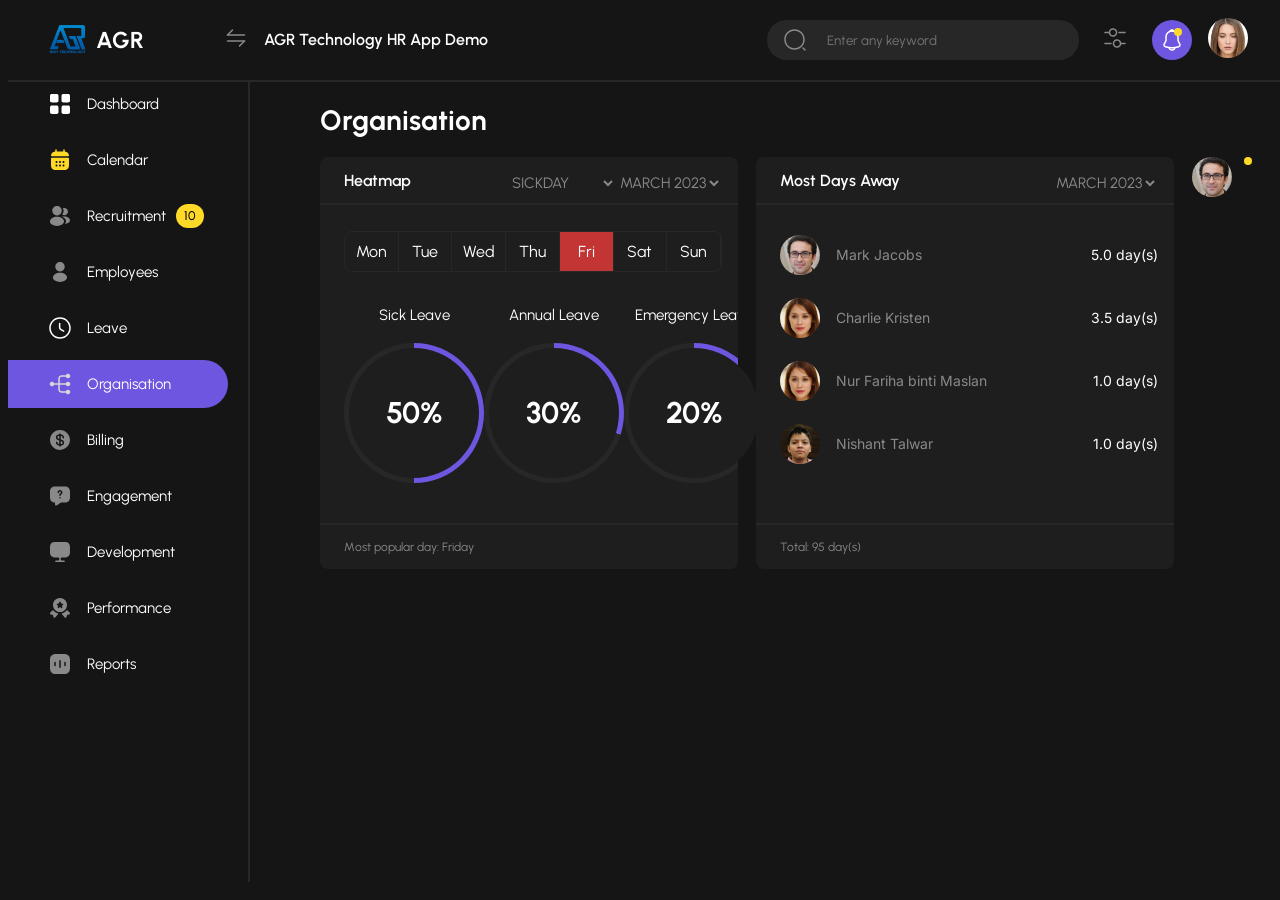
<file: organisation.html>
<!DOCTYPE html>
<html lang="en">
  <head>
    <meta charset="UTF-8" />
    <meta http-equiv="X-UA-Compatible" content="IE=edge" />
    <meta name="viewport" content="width=device-width, initial-scale=1.0" />
    <link rel="stylesheet" href="assets/css/dashboard.css" />
    <link rel="preconnect" href="https://fonts.googleapis.com" />
    <link rel="preconnect" href="https://fonts.gstatic.com" crossorigin />
    <link
      href="https://fonts.googleapis.com/css2?family=Urbanist:ital,wght@0,100..900;1,100..900&display=swap"
      rel="stylesheet"
    />
    <link
      href="https://fonts.googleapis.com/css2?family=Inter:ital,opsz,wght@0,14..32,100..900;1,14..32,100..900&display=swap"
      rel="stylesheet"
    />
    <title>Organisation</title>
  </head>
  <body>
    <div id="topBar" class="top-bar">
      <div class="logo-wrapper">
        <div class="logo-box">
          <img src="/assets/img/newLogo.png" />
          <p><strong>AGR</strong></p>
        </div>
        <div>
          <img src="/assets/img/DrawerToggleIcon.svg" />
        </div>
      </div>
      <div class="top-bar-content">
        <div class="title-component">
          <!-- <img src="/assets/img/Union.png" /> -->
          <p>AGR Technology HR App Demo</p>
        </div>
        <div class="actions-component">
          <div class="search-bar-component">
            <img src="/assets/img/SearchNormal.svg" />
            <input type="text" placeholder="Enter any keyword" />
          </div>
          <div class="filter-icon-component">
            <img src="/assets/img/FilterIcon.png" />
          </div>
          <div class="notification-icon-component" id="notificationButton">
            <span class="unread-notification-indication-light"></span>
            <img src="/assets/img/NotificationIcon.svg" />
          </div>
          <div class="account-action-component">
            <img src="/assets/img/avatars/Admin.svg" />
          </div>
        </div>
      </div>
    </div>
    <div class="page-content">
      <div id="sidebar-container"></div>
      <main class="main-content">
        <div id="tabsRow" class="tabs-row">
          <!-- <ul class="tabs-list">
            <li class="tabs-list-item active unread">
              <label> Leave Management</label>
            </li>
            <li class="tabs-list-item">
              <label> Leave Requests</label>
            </li>
            <li class="tabs-list-item">
              <label> Leave Types</label>
            </li>
            <li class="tabs-list-item unread">
              <label> Leave Calendar</label>
            </li>
            <li class="tabs-list-item">
              <label> Leave Report</label>
            </li>
            <li class="tabs-list-item">
              <label> Leave Approval</label>
            </li>
            <li id="filterIcon" class="tabs-list-item">
              <img src="/assets/img/FilterIcon.png" />
            </li>
          </ul> -->
        </div>
        <div id="normalView">
          <div class="dashboard-component">
            <h1 class="component-title">Organisation</h1>
            <div class="component-row">
              <div class="heatmap-component">
                <div class="header-row">
                  <p class="component-title">Heatmap</p>
                  <div class="drodowns-component">
                    <select>
                      <option>SICKDAY</option>
                      <option>BIRTHDAY</option>
                      <option>FAMILYFUNCTION</option>
                      <option>MATERNITY</option>
                    </select>
                    <select>
                      <option>MARCH 2023</option>
                      <option>APRIL 2023</option>
                      <option>MAY 2023</option>
                      <option>JUNE 2023</option>
                    </select>
                  </div>
                </div>
                <div class="week-days-row">
                  <ul class="days-list" id="daysList">
                    <li class="day-list-item">Mon</li>
                    <li class="day-list-item">Tue</li>
                    <li class="day-list-item">Wed</li>
                    <li class="day-list-item">Thu</li>
                    <li class="day-list-item active-day">Fri</li>
                    <li class="day-list-item">Sat</li>
                    <li class="day-list-item">Sun</li>
                  </ul>
                </div>
                <div class="data-row">
                  <div class="data-indicator-wrapper">
                    <p class="indicator-name">Sick Leave</p>
                    <div
                      class="circular-progress"
                      data-inner-circle-color="#1E1E1E"
                      data-percentage="50"
                      data-progress-color="#6E56E0"
                      data-bg-color="#272727"
                    >
                      <div class="inner-circle"></div>
                      <p class="percentage">0%</p>
                    </div>
                  </div>
                  <div class="data-indicator-wrapper">
                    <p class="indicator-name">Annual Leave</p>
                    <div
                      class="circular-progress"
                      data-inner-circle-color="#1E1E1E"
                      data-percentage="30"
                      data-progress-color="#6E56E0"
                      data-bg-color="#272727"
                    >
                      <div class="inner-circle"></div>
                      <p class="percentage">0%</p>
                    </div>
                  </div>
                  <div class="data-indicator-wrapper">
                    <p class="indicator-name">Emergency Leave</p>
                    <div
                      class="circular-progress"
                      data-inner-circle-color="#1E1E1E"
                      data-percentage="20"
                      data-progress-color="#6E56E0"
                      data-bg-color="#272727"
                    >
                      <div class="inner-circle"></div>
                      <p class="percentage">0%</p>
                    </div>
                  </div>
                </div>
                <div class="component-footer">
                  <p>Most popular day: Friday</p>
                </div>
              </div>
              <div class="most-day-away-component">
                <div class="header-row">
                  <p class="component-title">Most Days Away</p>
                  <div class="drodowns-component">
                    <select>
                      <option>MARCH 2023</option>
                      <option>APRIL 2023</option>
                      <option>MAY 2023</option>
                      <option>JUNE 2023</option>
                    </select>
                  </div>
                </div>
                <div class="data-component">
                  <ul class="most-day-away-list">
                    <li class="most-day-away-list-item">
                      <div class="user-name-pic">
                        <img style="width:40px; border-radius:50%;" src="/assets/img/employees/emp1.jpeg" />
                        <p class="user-name">Mark Jacobs</p>
                      </div>
                      <p class="away-days-info">5.0 day(s)</p>
                    </li>
                    <li class="most-day-away-list-item">
                      <div class="user-name-pic">
                        <img style="width:40px; border-radius:50%;" src="/assets/img/employees/emp4.jpeg" />
                        <p class="user-name">Charlie Kristen</p>
                      </div>
                      <p class="away-days-info">3.5 day(s)</p>
                    </li>
                    <li class="most-day-away-list-item">
                      <div class="user-name-pic">
                        <img style="width:40px; border-radius:50%;" src="/assets/img/employees/emp4.jpeg" />
                        <p class="user-name">Nur Fariha binti Maslan</p>
                      </div>
                      <p class="away-days-info">1.0 day(s)</p>
                    </li>
                    <li class="most-day-away-list-item">
                      <div class="user-name-pic">
                        <img style="width:40px; border-radius:50%;" src="/assets/img/employees/emp2.jpeg" />
                        <p class="user-name">Nishant Talwar</p>
                      </div>
                      <p class="away-days-info">1.0 day(s)</p>
                    </li>
                  </ul>
                </div>
                <div class="component-footer">
                  <p>Total: 95 day(s)</p>
                </div>
              </div>
              <div class="avatar-component">
                <img style="width:40px; border-radius:50%;" src="/assets/img/employees/emp1.jpeg" />
              </div>
            </div>
          </div>
          <div id="leaveRequestsComponent" class="leave-requests-component">
            <div class="component-row">
              <div class="leave-requests-component" id="leaveRequestsComponent">
                
              </div>
            </div>
          </div>
        </div>
        
        <div
          style="display: none"
          id="notificationsComponent"
          class="notifications-component"
        >
          <div class="notify-header">
            <h2>Notifications</h2>
            <div class="mark-all-box">
              <label>Mark all as read</label>
              <img src="/assets/img/CheckMark.svg" />
            </div>
          </div>
          <ul class="notifications-list">
            <li class="notifications-list-item">
              <div class="notification-user-avatar active">
                <img style="width:40px; border-radius:50%;" src="/assets/img/employees/emp1.jpeg" />
              </div>
              <div class="notifications-content-component">
                <p class="notification-message">
                  <strong class="user-name">Mark Jacobs</strong>has applied for
                  leave and is currently awaiting approval.
                </p>

                <label class="notification-time">Today at 09:42 AM</label>
              </div>
            </li>
            <li class="notifications-list-item">
              <div class="notification-user-avatar active">
                <img style="width:40px; border-radius:50%;" src="/assets/img/employees/emp4.jpeg" />
              </div>
              <div class="notifications-content-component">
                <p class="notification-message">
                  <strong class="user-name">Charlie Kristen</strong>has applied
                  for leave and is currently awaiting approval.
                </p>

                <label class="notification-time">Today at 09:42 AM</label>
              </div>
            </li>
            <li class="notifications-list-item">
              <div class="notification-user-avatar active">
                <img style="width:40px; border-radius:50%;" src="/assets/img/employees/emp4.jpeg" />
              </div>
              <div class="notifications-content-component">
                <p class="notification-message">
                  <strong class="user-name">Nur Fariha binti Maslan</strong>has
                  applied for leave and is currently awaiting approval.
                </p>

                <label class="notification-time">Today at 09:42 AM</label>
              </div>
            </li>
            <li class="notifications-list-item">
              <div class="notification-user-avatar">
                <img style="width:40px; border-radius:50%;" src="/assets/img/employees/emp2.jpeg" />
              </div>
              <div class="notifications-content-component">
                <p class="notification-message read-message">
                  <strong class="user-name">Nur Fariha binti Maslan</strong>has
                  applied for leave and is currently awaiting approval.
                </p>

                <label class="notification-time read-time"
                  >Today at 09:42 AM</label
                >
              </div>
            </li>
            <li class="notifications-list-item">
              <div class="notification-user-avatar">
                <img style="width:40px; border-radius:50%;" src="/assets/img/employees/emp2.jpeg" />
              </div>
              <div class="notifications-content-component">
                <p class="notification-message read-message">
                  <strong class="user-name">Nishant Talwar</strong>has applied
                  for leave and is currently awaiting approval.
                </p>

                <label class="notification-time read-time"
                  >Today at 09:42 AM</label
                >
              </div>
            </li>
          </ul>
        </div>
        <div
          id="leaveDetailsComponent"
          style="display: none"
          class="leave-deatils-component"
        >
          <div class="leave-details-header">
            <h2>Leave Details</h2>
            <img id="leaveDetailCloseIcon" src="/assets/img/CloseIcon.png" />
          </div>
        </div>
      </main>
    </div>
    
    <script type="text/javascript" src="/assets/js/main.js"></script>
    <script>
      fetch('sidebar.html')
        .then((response) => response.text())
        .then((data) => {
          document.getElementById('sidebar-container').innerHTML = data;

          // Add active class after sidebar is loaded
          const currentPage = window.location.pathname;
          const menuItems = document.querySelectorAll('.normal-list-item');
          menuItems.forEach((item) => {
            if (item.getAttribute('href') === currentPage) {
              item.classList.add('leave-item');
            }
          });
        });
    </script>
  </body>
</html>
</file>
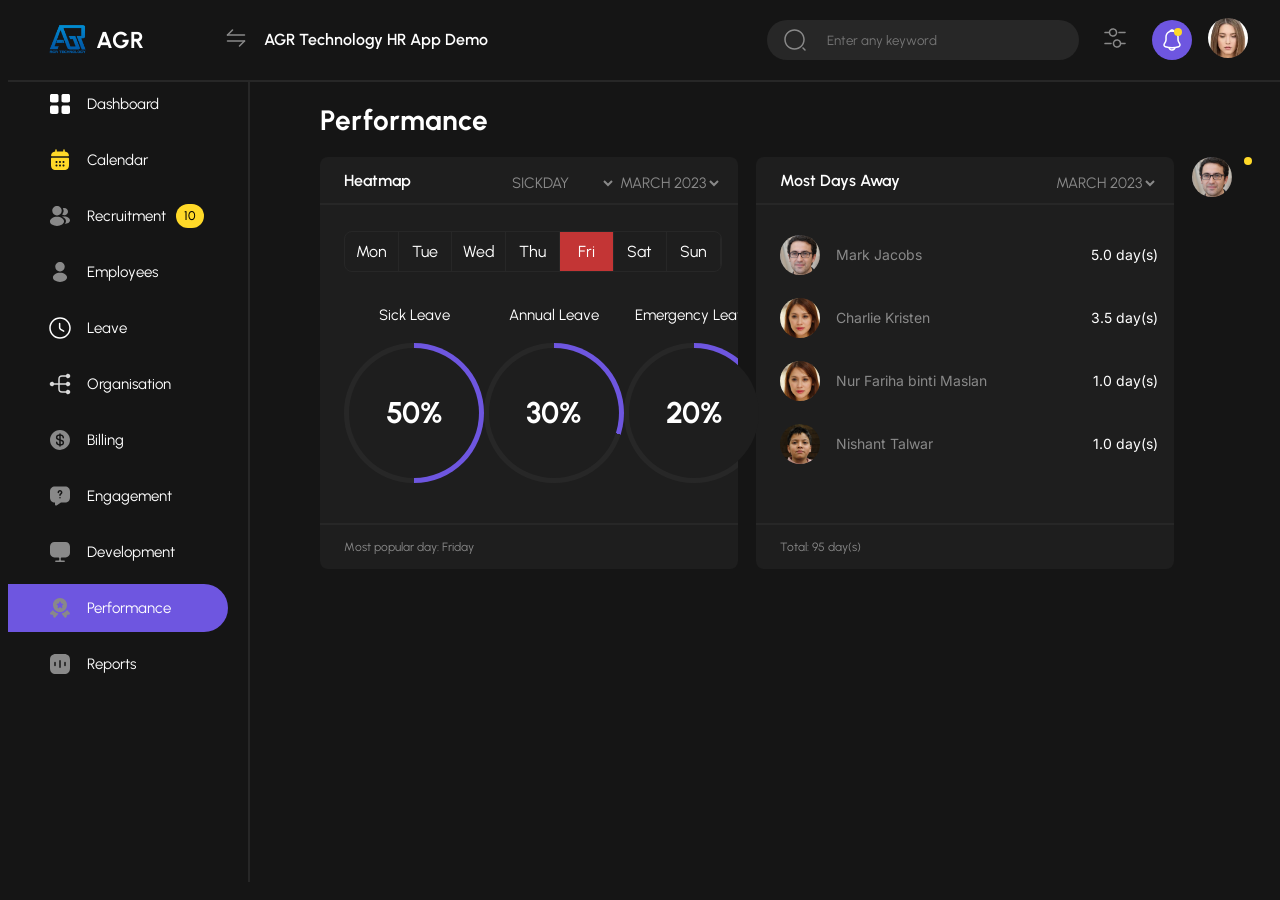
<file: performance.html>
<!DOCTYPE html>
<html lang="en">
  <head>
    <meta charset="UTF-8" />
    <meta http-equiv="X-UA-Compatible" content="IE=edge" />
    <meta name="viewport" content="width=device-width, initial-scale=1.0" />
    <link rel="stylesheet" href="assets/css/dashboard.css" />
    <link rel="preconnect" href="https://fonts.googleapis.com" />
    <link rel="preconnect" href="https://fonts.gstatic.com" crossorigin />
    <link
      href="https://fonts.googleapis.com/css2?family=Urbanist:ital,wght@0,100..900;1,100..900&display=swap"
      rel="stylesheet"
    />
    <link
      href="https://fonts.googleapis.com/css2?family=Inter:ital,opsz,wght@0,14..32,100..900;1,14..32,100..900&display=swap"
      rel="stylesheet"
    />
    <title>Performance</title>
  </head>
  <body>
    <div id="topBar" class="top-bar">
      <div class="logo-wrapper">
        <div class="logo-box">
          <img src="/assets/img/newLogo.png" />
          <p><strong>AGR</strong></p>
        </div>
        <div>
          <img src="/assets/img/DrawerToggleIcon.svg" />
        </div>
      </div>
      <div class="top-bar-content">
        <div class="title-component">
          <!-- <img src="/assets/img/Union.png" /> -->
          <p>AGR Technology HR App Demo</p>
        </div>
        <div class="actions-component">
          <div class="search-bar-component">
            <img src="/assets/img/SearchNormal.svg" />
            <input type="text" placeholder="Enter any keyword" />
          </div>
          <div class="filter-icon-component">
            <img src="/assets/img/FilterIcon.png" />
          </div>
          <div class="notification-icon-component" id="notificationButton">
            <span class="unread-notification-indication-light"></span>
            <img src="/assets/img/NotificationIcon.svg" />
          </div>
          <div class="account-action-component">
            <img src="/assets/img/avatars/Admin.svg" />
          </div>
        </div>
      </div>
    </div>
    <div class="page-content">
      <div id="sidebar-container"></div>
      <main class="main-content">
        <div id="tabsRow" class="tabs-row">
          <!-- <ul class="tabs-list">
            <li class="tabs-list-item active unread">
              <label> Leave Management</label>
            </li>
            <li class="tabs-list-item">
              <label> Leave Requests</label>
            </li>
            <li class="tabs-list-item">
              <label> Leave Types</label>
            </li>
            <li class="tabs-list-item unread">
              <label> Leave Calendar</label>
            </li>
            <li class="tabs-list-item">
              <label> Leave Report</label>
            </li>
            <li class="tabs-list-item">
              <label> Leave Approval</label>
            </li>
            <li id="filterIcon" class="tabs-list-item">
              <img src="/assets/img/FilterIcon.png" />
            </li>
          </ul> -->
        </div>
        <div id="normalView">
          <div class="dashboard-component">
            <h1 class="component-title">Performance</h1>
            <div class="component-row">
              <div class="heatmap-component">
                <div class="header-row">
                  <p class="component-title">Heatmap</p>
                  <div class="drodowns-component">
                    <select>
                      <option>SICKDAY</option>
                      <option>BIRTHDAY</option>
                      <option>FAMILYFUNCTION</option>
                      <option>MATERNITY</option>
                    </select>
                    <select>
                      <option>MARCH 2023</option>
                      <option>APRIL 2023</option>
                      <option>MAY 2023</option>
                      <option>JUNE 2023</option>
                    </select>
                  </div>
                </div>
                <div class="week-days-row">
                  <ul class="days-list" id="daysList">
                    <li class="day-list-item">Mon</li>
                    <li class="day-list-item">Tue</li>
                    <li class="day-list-item">Wed</li>
                    <li class="day-list-item">Thu</li>
                    <li class="day-list-item active-day">Fri</li>
                    <li class="day-list-item">Sat</li>
                    <li class="day-list-item">Sun</li>
                  </ul>
                </div>
                <div class="data-row">
                  <div class="data-indicator-wrapper">
                    <p class="indicator-name">Sick Leave</p>
                    <div
                      class="circular-progress"
                      data-inner-circle-color="#1E1E1E"
                      data-percentage="50"
                      data-progress-color="#6E56E0"
                      data-bg-color="#272727"
                    >
                      <div class="inner-circle"></div>
                      <p class="percentage">0%</p>
                    </div>
                  </div>
                  <div class="data-indicator-wrapper">
                    <p class="indicator-name">Annual Leave</p>
                    <div
                      class="circular-progress"
                      data-inner-circle-color="#1E1E1E"
                      data-percentage="30"
                      data-progress-color="#6E56E0"
                      data-bg-color="#272727"
                    >
                      <div class="inner-circle"></div>
                      <p class="percentage">0%</p>
                    </div>
                  </div>
                  <div class="data-indicator-wrapper">
                    <p class="indicator-name">Emergency Leave</p>
                    <div
                      class="circular-progress"
                      data-inner-circle-color="#1E1E1E"
                      data-percentage="20"
                      data-progress-color="#6E56E0"
                      data-bg-color="#272727"
                    >
                      <div class="inner-circle"></div>
                      <p class="percentage">0%</p>
                    </div>
                  </div>
                </div>
                <div class="component-footer">
                  <p>Most popular day: Friday</p>
                </div>
              </div>
              <div class="most-day-away-component">
                <div class="header-row">
                  <p class="component-title">Most Days Away</p>
                  <div class="drodowns-component">
                    <select>
                      <option>MARCH 2023</option>
                      <option>APRIL 2023</option>
                      <option>MAY 2023</option>
                      <option>JUNE 2023</option>
                    </select>
                  </div>
                </div>
                <div class="data-component">
                  <ul class="most-day-away-list">
                    <li class="most-day-away-list-item">
                      <div class="user-name-pic">
                        <img style="width:40px; border-radius:50%;" src="/assets/img/employees/emp1.jpeg" />
                        <p class="user-name">Mark Jacobs</p>
                      </div>
                      <p class="away-days-info">5.0 day(s)</p>
                    </li>
                    <li class="most-day-away-list-item">
                      <div class="user-name-pic">
                        <img style="width:40px; border-radius:50%;" src="/assets/img/employees/emp4.jpeg" />
                        <p class="user-name">Charlie Kristen</p>
                      </div>
                      <p class="away-days-info">3.5 day(s)</p>
                    </li>
                    <li class="most-day-away-list-item">
                      <div class="user-name-pic">
                        <img style="width:40px; border-radius:50%;" src="/assets/img/employees/emp4.jpeg" />
                        <p class="user-name">Nur Fariha binti Maslan</p>
                      </div>
                      <p class="away-days-info">1.0 day(s)</p>
                    </li>
                    <li class="most-day-away-list-item">
                      <div class="user-name-pic">
                        <img style="width:40px; border-radius:50%;" src="/assets/img/employees/emp2.jpeg" />
                        <p class="user-name">Nishant Talwar</p>
                      </div>
                      <p class="away-days-info">1.0 day(s)</p>
                    </li>
                  </ul>
                </div>
                <div class="component-footer">
                  <p>Total: 95 day(s)</p>
                </div>
              </div>
              <div class="avatar-component">
                <img style="width:40px; border-radius:50%;" src="/assets/img/employees/emp1.jpeg" />
              </div>
            </div>
          </div>
          <div id="leaveRequestsComponent" class="leave-requests-component">
            <div class="component-row">
              <div class="leave-requests-component" id="leaveRequestsComponent">
                
              </div>
            </div>
          </div>
        </div>
        
        <div
          style="display: none"
          id="notificationsComponent"
          class="notifications-component"
        >
          <div class="notify-header">
            <h2>Notifications</h2>
            <div class="mark-all-box">
              <label>Mark all as read</label>
              <img src="/assets/img/CheckMark.svg" />
            </div>
          </div>
          <ul class="notifications-list">
            <li class="notifications-list-item">
              <div class="notification-user-avatar active">
                <img style="width:40px; border-radius:50%;" src="/assets/img/employees/emp1.jpeg" />
              </div>
              <div class="notifications-content-component">
                <p class="notification-message">
                  <strong class="user-name">Mark Jacobs</strong>has applied for
                  leave and is currently awaiting approval.
                </p>

                <label class="notification-time">Today at 09:42 AM</label>
              </div>
            </li>
            <li class="notifications-list-item">
              <div class="notification-user-avatar active">
                <img style="width:40px; border-radius:50%;" src="/assets/img/employees/emp4.jpeg" />
              </div>
              <div class="notifications-content-component">
                <p class="notification-message">
                  <strong class="user-name">Charlie Kristen</strong>has applied
                  for leave and is currently awaiting approval.
                </p>

                <label class="notification-time">Today at 09:42 AM</label>
              </div>
            </li>
            <li class="notifications-list-item">
              <div class="notification-user-avatar active">
                <img style="width:40px; border-radius:50%;" src="/assets/img/employees/emp4.jpeg" />
              </div>
              <div class="notifications-content-component">
                <p class="notification-message">
                  <strong class="user-name">Nur Fariha binti Maslan</strong>has
                  applied for leave and is currently awaiting approval.
                </p>

                <label class="notification-time">Today at 09:42 AM</label>
              </div>
            </li>
            <li class="notifications-list-item">
              <div class="notification-user-avatar">
                <img style="width:40px; border-radius:50%;" src="/assets/img/employees/emp2.jpeg" />
              </div>
              <div class="notifications-content-component">
                <p class="notification-message read-message">
                  <strong class="user-name">Nur Fariha binti Maslan</strong>has
                  applied for leave and is currently awaiting approval.
                </p>

                <label class="notification-time read-time"
                  >Today at 09:42 AM</label
                >
              </div>
            </li>
            <li class="notifications-list-item">
              <div class="notification-user-avatar">
                <img style="width:40px; border-radius:50%;" src="/assets/img/employees/emp2.jpeg" />
              </div>
              <div class="notifications-content-component">
                <p class="notification-message read-message">
                  <strong class="user-name">Nishant Talwar</strong>has applied
                  for leave and is currently awaiting approval.
                </p>

                <label class="notification-time read-time"
                  >Today at 09:42 AM</label
                >
              </div>
            </li>
          </ul>
        </div>
        <div
          id="leaveDetailsComponent"
          style="display: none"
          class="leave-deatils-component"
        >
          <div class="leave-details-header">
            <h2>Leave Details</h2>
            <img id="leaveDetailCloseIcon" src="/assets/img/CloseIcon.png" />
          </div>
        </div>
      </main>
    </div>
    
    <script type="text/javascript" src="/assets/js/main.js"></script>
    <script>
      fetch('sidebar.html')
        .then((response) => response.text())
        .then((data) => {
          document.getElementById('sidebar-container').innerHTML = data;

          // Add active class after sidebar is loaded
          const currentPage = window.location.pathname;
          const menuItems = document.querySelectorAll('.normal-list-item');
          menuItems.forEach((item) => {
            if (item.getAttribute('href') === currentPage) {
              item.classList.add('leave-item');
            }
          });
        });
    </script>
  </body>
</html>
</file>
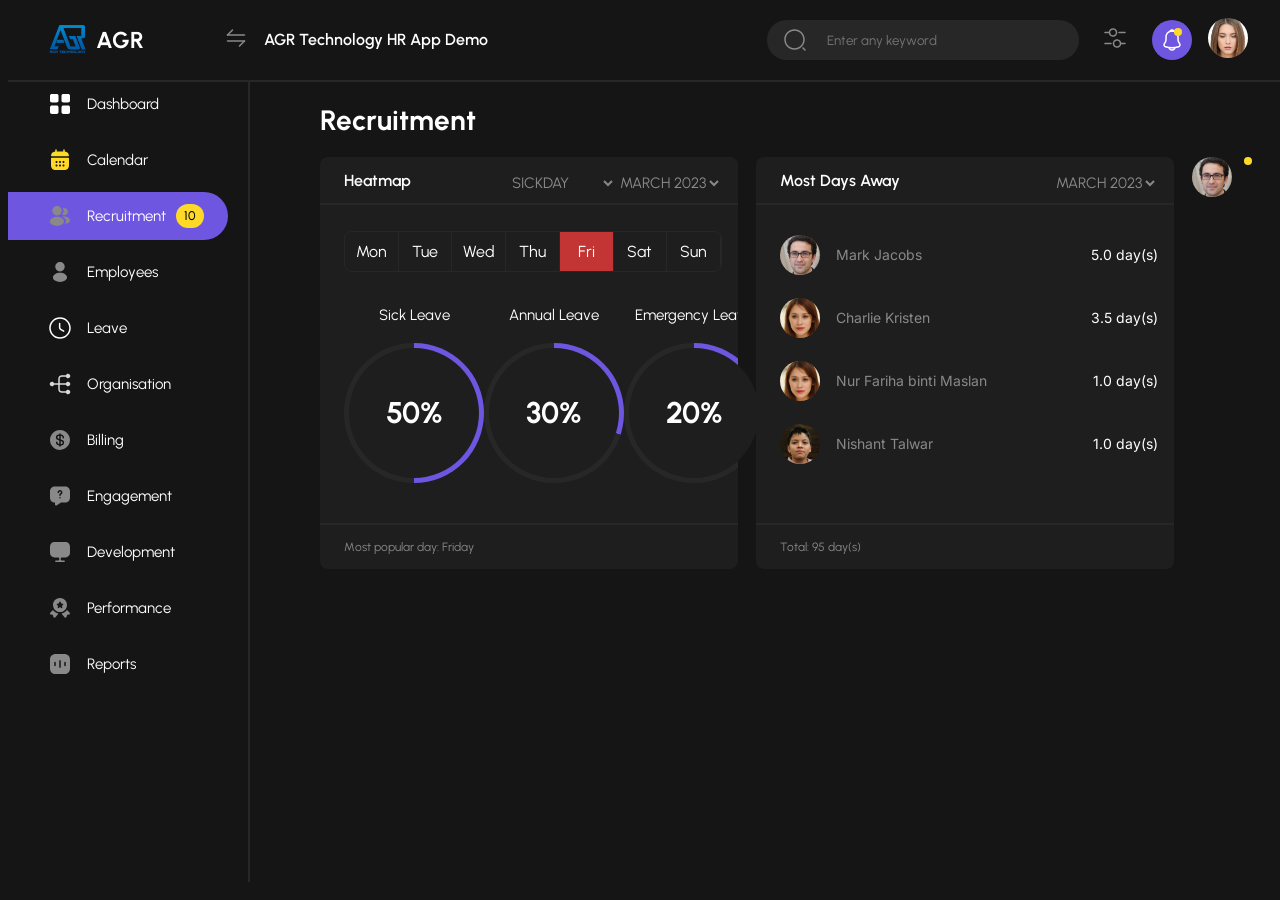
<file: recruitment.html>
<!DOCTYPE html>
<html lang="en">
  <head>
    <meta charset="UTF-8" />
    <meta http-equiv="X-UA-Compatible" content="IE=edge" />
    <meta name="viewport" content="width=device-width, initial-scale=1.0" />
    <link rel="stylesheet" href="assets/css/dashboard.css" />
    <link rel="preconnect" href="https://fonts.googleapis.com" />
    <link rel="preconnect" href="https://fonts.gstatic.com" crossorigin />
    <link
      href="https://fonts.googleapis.com/css2?family=Urbanist:ital,wght@0,100..900;1,100..900&display=swap"
      rel="stylesheet"
    />
    <link
      href="https://fonts.googleapis.com/css2?family=Inter:ital,opsz,wght@0,14..32,100..900;1,14..32,100..900&display=swap"
      rel="stylesheet"
    />
    <title>Recruitment</title>
  </head>
  <body>
    <div id="topBar" class="top-bar">
      <div class="logo-wrapper">
        <div class="logo-box">
          <img src="/assets/img/newLogo.png" />
          <p><strong>AGR</strong></p>
        </div>
        <div>
          <img src="/assets/img/DrawerToggleIcon.svg" />
        </div>
      </div>
      <div class="top-bar-content">
        <div class="title-component">
          <!-- <img src="/assets/img/Union.png" /> -->
          <p>AGR Technology HR App Demo</p>
        </div>
        <div class="actions-component">
          <div class="search-bar-component">
            <img src="/assets/img/SearchNormal.svg" />
            <input type="text" placeholder="Enter any keyword" />
          </div>
          <div class="filter-icon-component">
            <img src="/assets/img/FilterIcon.png" />
          </div>
          <div class="notification-icon-component" id="notificationButton">
            <span class="unread-notification-indication-light"></span>
            <img src="/assets/img/NotificationIcon.svg" />
          </div>
          <div class="account-action-component">
            <img src="/assets/img/avatars/Admin.svg" />
          </div>
        </div>
      </div>
    </div>
    <div class="page-content">
      <div id="sidebar-container"></div>
      <main class="main-content">
        <div id="tabsRow" class="tabs-row">
          <!-- <ul class="tabs-list">
            <li class="tabs-list-item active unread">
              <label> Leave Management</label>
            </li>
            <li class="tabs-list-item">
              <label> Leave Requests</label>
            </li>
            <li class="tabs-list-item">
              <label> Leave Types</label>
            </li>
            <li class="tabs-list-item unread">
              <label> Leave Calendar</label>
            </li>
            <li class="tabs-list-item">
              <label> Leave Report</label>
            </li>
            <li class="tabs-list-item">
              <label> Leave Approval</label>
            </li>
            <li id="filterIcon" class="tabs-list-item">
              <img src="/assets/img/FilterIcon.png" />
            </li>
          </ul> -->
        </div>
        <div id="normalView">
          <div class="dashboard-component">
            <h1 class="component-title">Recruitment</h1>
            <div class="component-row">
              <div class="heatmap-component">
                <div class="header-row">
                  <p class="component-title">Heatmap</p>
                  <div class="drodowns-component">
                    <select>
                      <option>SICKDAY</option>
                      <option>BIRTHDAY</option>
                      <option>FAMILYFUNCTION</option>
                      <option>MATERNITY</option>
                    </select>
                    <select>
                      <option>MARCH 2023</option>
                      <option>APRIL 2023</option>
                      <option>MAY 2023</option>
                      <option>JUNE 2023</option>
                    </select>
                  </div>
                </div>
                <div class="week-days-row">
                  <ul class="days-list" id="daysList">
                    <li class="day-list-item">Mon</li>
                    <li class="day-list-item">Tue</li>
                    <li class="day-list-item">Wed</li>
                    <li class="day-list-item">Thu</li>
                    <li class="day-list-item active-day">Fri</li>
                    <li class="day-list-item">Sat</li>
                    <li class="day-list-item">Sun</li>
                  </ul>
                </div>
                <div class="data-row">
                  <div class="data-indicator-wrapper">
                    <p class="indicator-name">Sick Leave</p>
                    <div
                      class="circular-progress"
                      data-inner-circle-color="#1E1E1E"
                      data-percentage="50"
                      data-progress-color="#6E56E0"
                      data-bg-color="#272727"
                    >
                      <div class="inner-circle"></div>
                      <p class="percentage">0%</p>
                    </div>
                  </div>
                  <div class="data-indicator-wrapper">
                    <p class="indicator-name">Annual Leave</p>
                    <div
                      class="circular-progress"
                      data-inner-circle-color="#1E1E1E"
                      data-percentage="30"
                      data-progress-color="#6E56E0"
                      data-bg-color="#272727"
                    >
                      <div class="inner-circle"></div>
                      <p class="percentage">0%</p>
                    </div>
                  </div>
                  <div class="data-indicator-wrapper">
                    <p class="indicator-name">Emergency Leave</p>
                    <div
                      class="circular-progress"
                      data-inner-circle-color="#1E1E1E"
                      data-percentage="20"
                      data-progress-color="#6E56E0"
                      data-bg-color="#272727"
                    >
                      <div class="inner-circle"></div>
                      <p class="percentage">0%</p>
                    </div>
                  </div>
                </div>
                <div class="component-footer">
                  <p>Most popular day: Friday</p>
                </div>
              </div>
              <div class="most-day-away-component">
                <div class="header-row">
                  <p class="component-title">Most Days Away</p>
                  <div class="drodowns-component">
                    <select>
                      <option>MARCH 2023</option>
                      <option>APRIL 2023</option>
                      <option>MAY 2023</option>
                      <option>JUNE 2023</option>
                    </select>
                  </div>
                </div>
                <div class="data-component">
                  <ul class="most-day-away-list">
                    <li class="most-day-away-list-item">
                      <div class="user-name-pic">
                        <img style="width:40px; border-radius:50%;" src="/assets/img/employees/emp1.jpeg" />
                        <p class="user-name">Mark Jacobs</p>
                      </div>
                      <p class="away-days-info">5.0 day(s)</p>
                    </li>
                    <li class="most-day-away-list-item">
                      <div class="user-name-pic">
                        <img style="width:40px; border-radius:50%;" src="/assets/img/employees/emp4.jpeg" />
                        <p class="user-name">Charlie Kristen</p>
                      </div>
                      <p class="away-days-info">3.5 day(s)</p>
                    </li>
                    <li class="most-day-away-list-item">
                      <div class="user-name-pic">
                        <img style="width:40px; border-radius:50%;" src="/assets/img/employees/emp4.jpeg" />
                        <p class="user-name">Nur Fariha binti Maslan</p>
                      </div>
                      <p class="away-days-info">1.0 day(s)</p>
                    </li>
                    <li class="most-day-away-list-item">
                      <div class="user-name-pic">
                        <img style="width:40px; border-radius:50%;" src="/assets/img/employees/emp2.jpeg" />
                        <p class="user-name">Nishant Talwar</p>
                      </div>
                      <p class="away-days-info">1.0 day(s)</p>
                    </li>
                  </ul>
                </div>
                <div class="component-footer">
                  <p>Total: 95 day(s)</p>
                </div>
              </div>
              <div class="avatar-component">
                <img style="width:40px; border-radius:50%;" src="/assets/img/employees/emp1.jpeg" />
              </div>
            </div>
          </div>
          <div id="leaveRequestsComponent" class="leave-requests-component">
            <div class="component-row">
              <div class="leave-requests-component" id="leaveRequestsComponent">
                
              </div>
            </div>
          </div>
        </div>
        
        <div
          style="display: none"
          id="notificationsComponent"
          class="notifications-component"
        >
          <div class="notify-header">
            <h2>Notifications</h2>
            <div class="mark-all-box">
              <label>Mark all as read</label>
              <img src="/assets/img/CheckMark.svg" />
            </div>
          </div>
          <ul class="notifications-list">
            <li class="notifications-list-item">
              <div class="notification-user-avatar active">
                <img style="width:40px; border-radius:50%;" src="/assets/img/employees/emp1.jpeg" />
              </div>
              <div class="notifications-content-component">
                <p class="notification-message">
                  <strong class="user-name">Mark Jacobs</strong>has applied for
                  leave and is currently awaiting approval.
                </p>

                <label class="notification-time">Today at 09:42 AM</label>
              </div>
            </li>
            <li class="notifications-list-item">
              <div class="notification-user-avatar active">
                <img style="width:40px; border-radius:50%;" src="/assets/img/employees/emp4.jpeg" />
              </div>
              <div class="notifications-content-component">
                <p class="notification-message">
                  <strong class="user-name">Charlie Kristen</strong>has applied
                  for leave and is currently awaiting approval.
                </p>

                <label class="notification-time">Today at 09:42 AM</label>
              </div>
            </li>
            <li class="notifications-list-item">
              <div class="notification-user-avatar active">
                <img style="width:40px; border-radius:50%;" src="/assets/img/employees/emp4.jpeg" />
              </div>
              <div class="notifications-content-component">
                <p class="notification-message">
                  <strong class="user-name">Nur Fariha binti Maslan</strong>has
                  applied for leave and is currently awaiting approval.
                </p>

                <label class="notification-time">Today at 09:42 AM</label>
              </div>
            </li>
            <li class="notifications-list-item">
              <div class="notification-user-avatar">
                <img style="width:40px; border-radius:50%;" src="/assets/img/employees/emp2.jpeg" />
              </div>
              <div class="notifications-content-component">
                <p class="notification-message read-message">
                  <strong class="user-name">Nur Fariha binti Maslan</strong>has
                  applied for leave and is currently awaiting approval.
                </p>

                <label class="notification-time read-time"
                  >Today at 09:42 AM</label
                >
              </div>
            </li>
            <li class="notifications-list-item">
              <div class="notification-user-avatar">
                <img style="width:40px; border-radius:50%;" src="/assets/img/employees/emp2.jpeg" />
              </div>
              <div class="notifications-content-component">
                <p class="notification-message read-message">
                  <strong class="user-name">Nishant Talwar</strong>has applied
                  for leave and is currently awaiting approval.
                </p>

                <label class="notification-time read-time"
                  >Today at 09:42 AM</label
                >
              </div>
            </li>
          </ul>
        </div>
        <div
          id="leaveDetailsComponent"
          style="display: none"
          class="leave-deatils-component"
        >
          <div class="leave-details-header">
            <h2>Leave Details</h2>
            <img id="leaveDetailCloseIcon" src="/assets/img/CloseIcon.png" />
          </div>
        </div>
      </main>
    </div>
    
    <script type="text/javascript" src="/assets/js/main.js"></script>
    <script>
      fetch('sidebar.html')
        .then((response) => response.text())
        .then((data) => {
          document.getElementById('sidebar-container').innerHTML = data;

          // Add active class after sidebar is loaded
          const currentPage = window.location.pathname;
          const menuItems = document.querySelectorAll('.normal-list-item');
          menuItems.forEach((item) => {
            if (item.getAttribute('href') === currentPage) {
              item.classList.add('leave-item');
            }
          });
        });
    </script>
  </body>
</html>
</file>
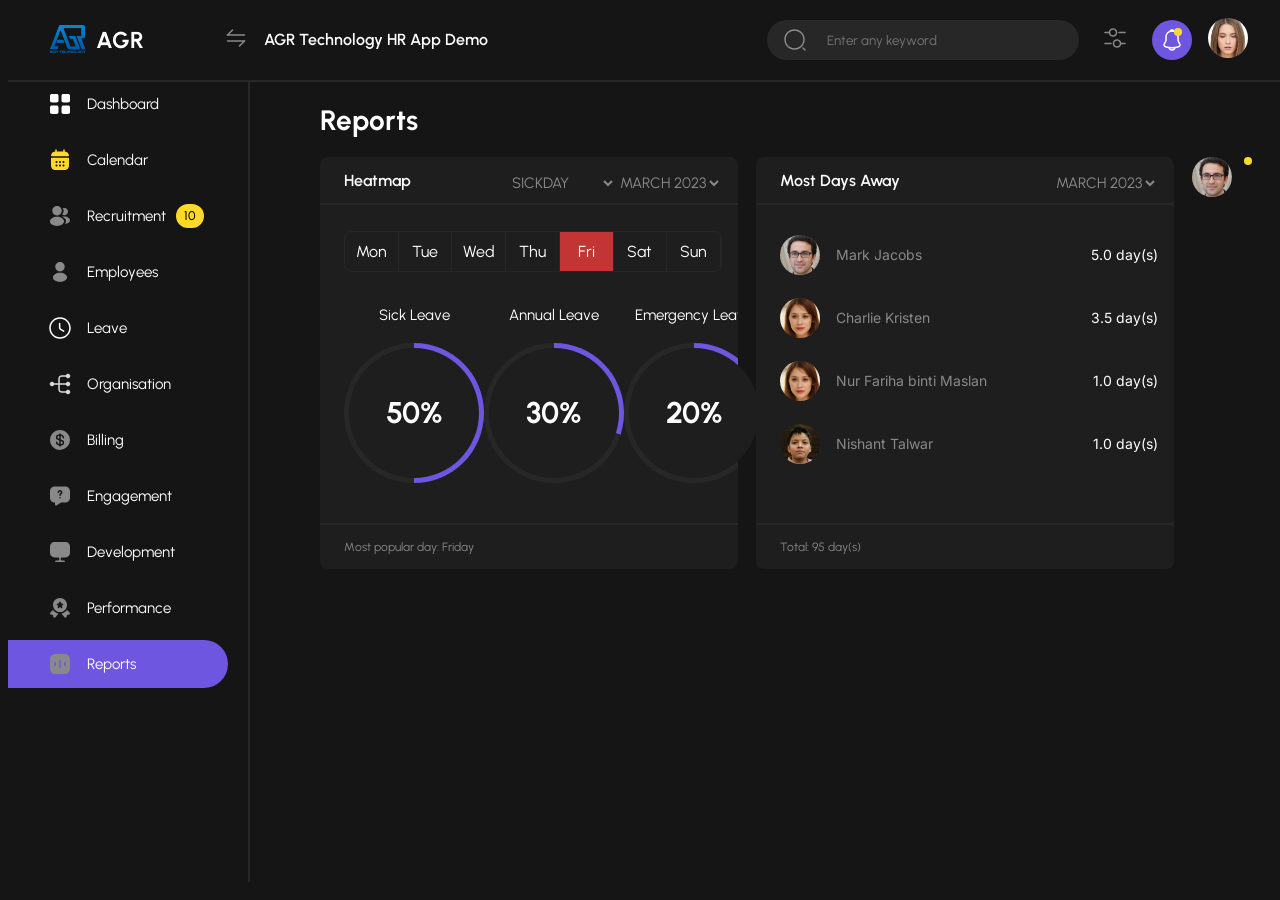
<file: reports.html>
<!DOCTYPE html>
<html lang="en">
  <head>
    <meta charset="UTF-8" />
    <meta http-equiv="X-UA-Compatible" content="IE=edge" />
    <meta name="viewport" content="width=device-width, initial-scale=1.0" />
    <link rel="stylesheet" href="assets/css/dashboard.css" />
    <link rel="preconnect" href="https://fonts.googleapis.com" />
    <link rel="preconnect" href="https://fonts.gstatic.com" crossorigin />
    <link
      href="https://fonts.googleapis.com/css2?family=Urbanist:ital,wght@0,100..900;1,100..900&display=swap"
      rel="stylesheet"
    />
    <link
      href="https://fonts.googleapis.com/css2?family=Inter:ital,opsz,wght@0,14..32,100..900;1,14..32,100..900&display=swap"
      rel="stylesheet"
    />
    <title>Reports</title>
  </head>
  <body>
    <div id="topBar" class="top-bar">
      <div class="logo-wrapper">
        <div class="logo-box">
          <img src="/assets/img/newLogo.png" />
          <p><strong>AGR</strong></p>
        </div>
        <div>
          <img src="/assets/img/DrawerToggleIcon.svg" />
        </div>
      </div>
      <div class="top-bar-content">
        <div class="title-component">
          <!-- <img src="/assets/img/Union.png" /> -->
          <p>AGR Technology HR App Demo</p>
        </div>
        <div class="actions-component">
          <div class="search-bar-component">
            <img src="/assets/img/SearchNormal.svg" />
            <input type="text" placeholder="Enter any keyword" />
          </div>
          <div class="filter-icon-component">
            <img src="/assets/img/FilterIcon.png" />
          </div>
          <div class="notification-icon-component" id="notificationButton">
            <span class="unread-notification-indication-light"></span>
            <img src="/assets/img/NotificationIcon.svg" />
          </div>
          <div class="account-action-component">
            <img src="/assets/img/avatars/Admin.svg" />
          </div>
        </div>
      </div>
    </div>
    <div class="page-content">
      <div id="sidebar-container"></div>
      <main class="main-content">
        <div id="tabsRow" class="tabs-row">
          <!-- <ul class="tabs-list">
            <li class="tabs-list-item active unread">
              <label> Leave Management</label>
            </li>
            <li class="tabs-list-item">
              <label> Leave Requests</label>
            </li>
            <li class="tabs-list-item">
              <label> Leave Types</label>
            </li>
            <li class="tabs-list-item unread">
              <label> Leave Calendar</label>
            </li>
            <li class="tabs-list-item">
              <label> Leave Report</label>
            </li>
            <li class="tabs-list-item">
              <label> Leave Approval</label>
            </li>
            <li id="filterIcon" class="tabs-list-item">
              <img src="/assets/img/FilterIcon.png" />
            </li>
          </ul> -->
        </div>
        <div id="normalView">
          <div class="dashboard-component">
            <h1 class="component-title">Reports</h1>
            <div class="component-row">
              <div class="heatmap-component">
                <div class="header-row">
                  <p class="component-title">Heatmap</p>
                  <div class="drodowns-component">
                    <select>
                      <option>SICKDAY</option>
                      <option>BIRTHDAY</option>
                      <option>FAMILYFUNCTION</option>
                      <option>MATERNITY</option>
                    </select>
                    <select>
                      <option>MARCH 2023</option>
                      <option>APRIL 2023</option>
                      <option>MAY 2023</option>
                      <option>JUNE 2023</option>
                    </select>
                  </div>
                </div>
                <div class="week-days-row">
                  <ul class="days-list" id="daysList">
                    <li class="day-list-item">Mon</li>
                    <li class="day-list-item">Tue</li>
                    <li class="day-list-item">Wed</li>
                    <li class="day-list-item">Thu</li>
                    <li class="day-list-item active-day">Fri</li>
                    <li class="day-list-item">Sat</li>
                    <li class="day-list-item">Sun</li>
                  </ul>
                </div>
                <div class="data-row">
                  <div class="data-indicator-wrapper">
                    <p class="indicator-name">Sick Leave</p>
                    <div
                      class="circular-progress"
                      data-inner-circle-color="#1E1E1E"
                      data-percentage="50"
                      data-progress-color="#6E56E0"
                      data-bg-color="#272727"
                    >
                      <div class="inner-circle"></div>
                      <p class="percentage">0%</p>
                    </div>
                  </div>
                  <div class="data-indicator-wrapper">
                    <p class="indicator-name">Annual Leave</p>
                    <div
                      class="circular-progress"
                      data-inner-circle-color="#1E1E1E"
                      data-percentage="30"
                      data-progress-color="#6E56E0"
                      data-bg-color="#272727"
                    >
                      <div class="inner-circle"></div>
                      <p class="percentage">0%</p>
                    </div>
                  </div>
                  <div class="data-indicator-wrapper">
                    <p class="indicator-name">Emergency Leave</p>
                    <div
                      class="circular-progress"
                      data-inner-circle-color="#1E1E1E"
                      data-percentage="20"
                      data-progress-color="#6E56E0"
                      data-bg-color="#272727"
                    >
                      <div class="inner-circle"></div>
                      <p class="percentage">0%</p>
                    </div>
                  </div>
                </div>
                <div class="component-footer">
                  <p>Most popular day: Friday</p>
                </div>
              </div>
              <div class="most-day-away-component">
                <div class="header-row">
                  <p class="component-title">Most Days Away</p>
                  <div class="drodowns-component">
                    <select>
                      <option>MARCH 2023</option>
                      <option>APRIL 2023</option>
                      <option>MAY 2023</option>
                      <option>JUNE 2023</option>
                    </select>
                  </div>
                </div>
                <div class="data-component">
                  <ul class="most-day-away-list">
                    <li class="most-day-away-list-item">
                      <div class="user-name-pic">
                        <img style="width:40px; border-radius:50%;" src="/assets/img/employees/emp1.jpeg" />
                        <p class="user-name">Mark Jacobs</p>
                      </div>
                      <p class="away-days-info">5.0 day(s)</p>
                    </li>
                    <li class="most-day-away-list-item">
                      <div class="user-name-pic">
                        <img style="width:40px; border-radius:50%;" src="/assets/img/employees/emp4.jpeg" />
                        <p class="user-name">Charlie Kristen</p>
                      </div>
                      <p class="away-days-info">3.5 day(s)</p>
                    </li>
                    <li class="most-day-away-list-item">
                      <div class="user-name-pic">
                        <img style="width:40px; border-radius:50%;" src="/assets/img/employees/emp4.jpeg" />
                        <p class="user-name">Nur Fariha binti Maslan</p>
                      </div>
                      <p class="away-days-info">1.0 day(s)</p>
                    </li>
                    <li class="most-day-away-list-item">
                      <div class="user-name-pic">
                        <img style="width:40px; border-radius:50%;" src="/assets/img/employees/emp2.jpeg" />
                        <p class="user-name">Nishant Talwar</p>
                      </div>
                      <p class="away-days-info">1.0 day(s)</p>
                    </li>
                  </ul>
                </div>
                <div class="component-footer">
                  <p>Total: 95 day(s)</p>
                </div>
              </div>
              <div class="avatar-component">
                <img style="width:40px; border-radius:50%;" src="/assets/img/employees/emp1.jpeg" />
              </div>
            </div>
          </div>
          <div id="leaveRequestsComponent" class="leave-requests-component">
            <div class="component-row">
              <div class="leave-requests-component" id="leaveRequestsComponent">
                
              </div>
            </div>
          </div>
        </div>
        
        <div
          style="display: none"
          id="notificationsComponent"
          class="notifications-component"
        >
          <div class="notify-header">
            <h2>Notifications</h2>
            <div class="mark-all-box">
              <label>Mark all as read</label>
              <img src="/assets/img/CheckMark.svg" />
            </div>
          </div>
          <ul class="notifications-list">
            <li class="notifications-list-item">
              <div class="notification-user-avatar active">
                <img style="width:40px; border-radius:50%;" src="/assets/img/employees/emp1.jpeg" />
              </div>
              <div class="notifications-content-component">
                <p class="notification-message">
                  <strong class="user-name">Mark Jacobs</strong>has applied for
                  leave and is currently awaiting approval.
                </p>

                <label class="notification-time">Today at 09:42 AM</label>
              </div>
            </li>
            <li class="notifications-list-item">
              <div class="notification-user-avatar active">
                <img style="width:40px; border-radius:50%;" src="/assets/img/employees/emp4.jpeg" />
              </div>
              <div class="notifications-content-component">
                <p class="notification-message">
                  <strong class="user-name">Charlie Kristen</strong>has applied
                  for leave and is currently awaiting approval.
                </p>

                <label class="notification-time">Today at 09:42 AM</label>
              </div>
            </li>
            <li class="notifications-list-item">
              <div class="notification-user-avatar active">
                <img style="width:40px; border-radius:50%;" src="/assets/img/employees/emp4.jpeg" />
              </div>
              <div class="notifications-content-component">
                <p class="notification-message">
                  <strong class="user-name">Nur Fariha binti Maslan</strong>has
                  applied for leave and is currently awaiting approval.
                </p>

                <label class="notification-time">Today at 09:42 AM</label>
              </div>
            </li>
            <li class="notifications-list-item">
              <div class="notification-user-avatar">
                <img style="width:40px; border-radius:50%;" src="/assets/img/employees/emp2.jpeg" />
              </div>
              <div class="notifications-content-component">
                <p class="notification-message read-message">
                  <strong class="user-name">Nur Fariha binti Maslan</strong>has
                  applied for leave and is currently awaiting approval.
                </p>

                <label class="notification-time read-time"
                  >Today at 09:42 AM</label
                >
              </div>
            </li>
            <li class="notifications-list-item">
              <div class="notification-user-avatar">
                <img style="width:40px; border-radius:50%;" src="/assets/img/employees/emp2.jpeg" />
              </div>
              <div class="notifications-content-component">
                <p class="notification-message read-message">
                  <strong class="user-name">Nishant Talwar</strong>has applied
                  for leave and is currently awaiting approval.
                </p>

                <label class="notification-time read-time"
                  >Today at 09:42 AM</label
                >
              </div>
            </li>
          </ul>
        </div>
        <div
          id="leaveDetailsComponent"
          style="display: none"
          class="leave-deatils-component"
        >
          <div class="leave-details-header">
            <h2>Leave Details</h2>
            <img id="leaveDetailCloseIcon" src="/assets/img/CloseIcon.png" />
          </div>
        </div>
      </main>
    </div>
    
    <script type="text/javascript" src="/assets/js/main.js"></script>
    <script>
      fetch('sidebar.html')
        .then((response) => response.text())
        .then((data) => {
          document.getElementById('sidebar-container').innerHTML = data;

          // Add active class after sidebar is loaded
          const currentPage = window.location.pathname;
          const menuItems = document.querySelectorAll('.normal-list-item');
          menuItems.forEach((item) => {
            if (item.getAttribute('href') === currentPage) {
              item.classList.add('leave-item');
            }
          });
        });
    </script>
  </body>
</html>
</file>
<file: assets/css/style.css>
@charset "UTF-8";
* {
  font-family: "Urbanist", sans-serif;
  font-optical-sizing: auto;
}

/*--------------------------------------------Topbar--------------------------------------------*/
body {
  background-color: #151515;
}

.top-bar {
  top: 0;
  display: flex;
  color: #fff;
  padding: 0 40px;
  border-bottom: solid 2px #272727;
  background-color: #151515;
  z-index: 1;
  position: fixed;
  width: calc(100% - 80px);
  top: 0;
}
.top-bar .logo-wrapper {
  padding: 20px 16px 20px 0;
  width: 200px;
  display: flex;
  align-items: center;
  justify-content: space-between;
}
.top-bar .logo-wrapper .logo-box {
  display: flex;
  align-items: center;
}
.top-bar .logo-wrapper .logo-box p {
  font-size: 23px;
  font-weight: 900;
  margin-left: 8px;
  margin-bottom: 0;
  margin-top: 0;
}
.top-bar .top-bar-content {
  display: flex;
  justify-content: space-between;
  align-items: center;
  flex: 1;
}
.top-bar .top-bar-content .title-component {
  display: flex;
  align-items: center;
}
.top-bar .top-bar-content .title-component img {
  margin-right: 18px;
}
.top-bar .top-bar-content .title-component p {
  color: #FFF;
  font-family: Urbanist;
  font-size: 16px;
  font-style: normal;
  font-weight: 600;
  line-height: 140%;
}
.top-bar .top-bar-content .actions-component {
  display: flex;
  align-items: center;
}
.top-bar .top-bar-content .actions-component .search-bar-component {
  display: flex;
  align-items: center;
  background: #272727;
  border-radius: 28px;
  padding: 8px 16px;
  width: 280px;
}
.top-bar .top-bar-content .actions-component .search-bar-component input[type=text] {
  background: transparent;
  border: none;
  margin-left: 18px;
  width: 100%;
  color: #fff;
}
.top-bar .top-bar-content .actions-component .search-bar-component input[type=text]:focus {
  outline: none !important;
}
.top-bar .top-bar-content .actions-component .filter-icon-component {
  margin: 0 16px;
}
.top-bar .top-bar-content .actions-component .notification-icon-component {
  cursor: pointer;
  background: #6E56E0;
  width: 40px;
  height: 40px;
  border-radius: 50%;
  display: flex;
  justify-content: center;
  align-items: center;
  position: relative;
}
.top-bar .top-bar-content .actions-component .notification-icon-component img {
  width: 24px;
  height: 24px;
  background: #6E56E0;
}
.top-bar .top-bar-content .actions-component .notification-icon-component .unread-notification-indication-light {
  width: 8px;
  height: 8px;
  border-radius: 50%;
  background-color: #FFD928;
  position: absolute;
  top: 8px;
  right: 10px;
}
.top-bar .top-bar-content .actions-component .account-action-component {
  margin: 0 0 0 16px;
}

.page-content {
  display: flex;
}
.page-content .nav-bar {
  width: 240px;
  border-right: solid 2px #272727;
  min-height: calc(100vh - 89.52px);
  position: fixed;
  top: 72px;
}
.page-content .nav-bar .nav-list {
  list-style: none;
  color: #fff;
  padding: 0;
  margin-top: 0;
  padding-right: 40px;
}
.page-content .nav-bar .nav-list .normal-list-item {
  padding: 12px 0 12px 40px;
  display: flex;
  align-items: center;
  width: 180px;
  margin-top: 8px;
}
.page-content .nav-bar .nav-list .normal-list-item label {
  font-family: Urbanist;
  font-size: 15px;
  font-style: normal;
  font-weight: 400;
  line-height: 100%; /* 15px */
  margin-left: 15px;
}
.page-content .nav-bar .nav-list .normal-list-item .notify-value {
  margin-left: 10px;
  background: #FFD928;
  color: #000000;
  font-family: Urbanist;
  font-size: 12.616px;
  font-style: normal;
  font-weight: 500;
  line-height: 100%;
  width: 28px;
  height: 24px;
  border-radius: 29px;
  display: flex;
  justify-content: center;
  align-items: center;
}
.page-content .nav-bar .nav-list .leave-item {
  background-color: #6E56E0 !important;
  border-top-right-radius: 40px;
  border-bottom-right-radius: 40px;
}
.page-content .nav-bar .nav-list .leave-item img, .page-content .nav-bar .nav-list .leave-item label {
  background-color: #6E56E0 !important;
}
.page-content .main-content {
  padding: 16px 40px;
  color: #fff;
  position: relative;
  width: calc(100vw - 272px);
  margin-left: 272px;
}
.page-content .main-content .tabs-row {
  display: flex;
  align-items: center;
  top: 74px;
  position: fixed;
  background: #151515;
  width: calc(100% - 342px);
  z-index: 1;
}
.page-content .main-content .tabs-row .tabs-list {
  display: flex;
  align-items: center;
  list-style: none;
  padding: 0px;
  cursor: pointer;
}
.page-content .main-content .tabs-row .tabs-list .tabs-list-item {
  margin-right: 12px;
  padding: 8px 8px 18px 8px;
  position: relative;
  cursor: pointer;
}
.page-content .main-content .tabs-row .tabs-list .tabs-list-item label, .page-content .main-content .tabs-row .tabs-list .tabs-list-item img {
  cursor: pointer;
}
.page-content .main-content .tabs-row .tabs-list .unread::after {
  content: "";
  width: 4px;
  height: 4px;
  border-radius: 50%;
  background-color: #FFD928;
  position: absolute;
  top: 0px;
  right: 0px;
}
.page-content .main-content .tabs-row .tabs-list .active {
  border-bottom: solid 2px #6E56E0 !important;
}
.page-content .main-content .dashboard-component {
  display: flex;
  flex-direction: column;
  margin-top: 140px;
}
.page-content .main-content .dashboard-component .component-title {
  color: #FFF;
  font-family: Urbanist;
  font-size: 28px;
  font-style: normal;
  font-weight: 700;
  line-height: 125%;
}
.page-content .main-content .dashboard-component .component-row {
  display: flex;
  align-items: flex-start;
  gap: 18px;
}
.page-content .main-content .dashboard-component .component-row .heatmap-component {
  background: #1E1E1E;
  flex: 1;
  border-radius: 8px;
  overflow: hidden;
}
.page-content .main-content .dashboard-component .component-row .heatmap-component .header-row {
  background: transparent;
  display: flex;
  justify-content: space-between;
  border-bottom: solid 2px #272727;
  padding: 16px 16px 10px 24px;
}
.page-content .main-content .dashboard-component .component-row .heatmap-component .header-row .component-title {
  color: #FFF;
  text-align: center;
  font-family: Urbanist;
  font-size: 16px;
  font-style: normal;
  font-weight: 600;
  line-height: 100%;
  margin: 0px;
}
.page-content .main-content .dashboard-component .component-row .heatmap-component .header-row .drodowns-component {
  display: flex;
  align-items: center;
}
.page-content .main-content .dashboard-component .component-row .heatmap-component .header-row .drodowns-component select {
  background-color: transparent;
  border: none;
  color: #898989;
  text-align: center;
  font-family: Urbanist;
  font-size: 15px;
  font-style: normal;
  font-weight: 400;
  line-height: 100%; /* 15px */
  text-transform: uppercase;
}
.page-content .main-content .dashboard-component .component-row .heatmap-component .header-row .drodowns-component select:focus {
  outline: none !important;
}
.page-content .main-content .dashboard-component .component-row .heatmap-component .week-days-row {
  padding: 10px 16px 10px 24px;
  overflow: hidden;
}
.page-content .main-content .dashboard-component .component-row .heatmap-component .week-days-row .days-list {
  display: flex;
  list-style: none;
  border: solid 1px #272727;
  border-radius: 8px;
  overflow: hidden;
  padding: 0px;
}
.page-content .main-content .dashboard-component .component-row .heatmap-component .week-days-row .days-list .day-list-item {
  flex: 1;
  border-right: solid 1px #272727;
  padding: 10px;
  text-align: center;
  cursor: pointer;
}
.page-content .main-content .dashboard-component .component-row .heatmap-component .week-days-row .days-list .active-day {
  background: #C33535;
}
.page-content .main-content .dashboard-component .component-row .heatmap-component .data-row {
  display: flex;
  justify-content: space-between;
  padding: 10px 16px 10px 24px;
  min-height: 205px;
}
.page-content .main-content .dashboard-component .component-row .heatmap-component .data-row .data-indicator-wrapper {
  display: flex;
  flex-direction: column;
  align-items: center;
  gap: 20px;
}
.page-content .main-content .dashboard-component .component-row .heatmap-component .data-row .data-indicator-wrapper .indicator-name {
  margin: 0px;
  color: #FFF;
  text-align: center;
  font-family: Urbanist;
  font-size: 15px;
  font-style: normal;
  font-weight: 400;
  line-height: 100%; /* 15px */
  text-transform: capitalize;
}
.page-content .main-content .dashboard-component .component-row .heatmap-component .data-row .data-indicator-wrapper .circular-progress {
  width: 140px;
  height: 140px;
  border-radius: 50%;
  display: flex;
  justify-content: center;
  align-items: center;
}
.page-content .main-content .dashboard-component .component-row .heatmap-component .data-row .data-indicator-wrapper .circular-progress .inner-circle {
  position: absolute;
  width: 130px;
  height: 130px;
  border-radius: 50%;
}
.page-content .main-content .dashboard-component .component-row .heatmap-component .data-row .data-indicator-wrapper .circular-progress .percentage {
  position: relative;
  color: #FFF !important;
  text-align: center;
  font-family: Urbanist !important;
  font-size: 30px;
  font-style: normal;
  font-weight: 700;
  line-height: 100%; /* 30px */
  text-transform: capitalize;
}
.page-content .main-content .dashboard-component .component-row .heatmap-component .component-footer {
  padding: 16px 16px 16px 24px;
  border-top: solid 2px #272727;
}
.page-content .main-content .dashboard-component .component-row .heatmap-component .component-footer p {
  margin: 0;
  color: #898989;
  text-align: center;
  font-family: Urbanist;
  font-size: 12px;
  font-style: normal;
  font-weight: 400;
  line-height: 100%; /* 12px */
  text-align: left;
}
.page-content .main-content .dashboard-component .component-row .most-day-away-component {
  background: #1E1E1E;
  flex: 1;
  border-radius: 8px;
  overflow: hidden;
}
.page-content .main-content .dashboard-component .component-row .most-day-away-component .header-row {
  background: transparent;
  display: flex;
  justify-content: space-between;
  border-bottom: solid 2px #272727;
  padding: 16px 16px 10px 24px;
}
.page-content .main-content .dashboard-component .component-row .most-day-away-component .header-row .component-title {
  color: #FFF;
  text-align: center;
  font-family: Urbanist;
  font-size: 16px;
  font-style: normal;
  font-weight: 600;
  line-height: 100%;
  margin: 0px;
}
.page-content .main-content .dashboard-component .component-row .most-day-away-component .header-row .drodowns-component {
  display: flex;
  align-items: center;
}
.page-content .main-content .dashboard-component .component-row .most-day-away-component .header-row .drodowns-component select {
  background-color: transparent;
  border: none;
  color: #898989;
  text-align: center;
  font-family: Urbanist;
  font-size: 15px;
  font-style: normal;
  font-weight: 400;
  line-height: 100%; /* 15px */
  text-transform: uppercase;
}
.page-content .main-content .dashboard-component .component-row .most-day-away-component .header-row .drodowns-component select:focus {
  outline: none;
}
.page-content .main-content .dashboard-component .component-row .most-day-away-component .data-component {
  min-height: 298px;
  padding: 10px 16px 10px 24px;
}
.page-content .main-content .dashboard-component .component-row .most-day-away-component .data-component .most-day-away-list {
  list-style: none;
  padding: 0px;
}
.page-content .main-content .dashboard-component .component-row .most-day-away-component .data-component .most-day-away-list .most-day-away-list-item {
  display: flex;
  justify-content: space-between;
  margin-bottom: 15px;
}
.page-content .main-content .dashboard-component .component-row .most-day-away-component .data-component .most-day-away-list .most-day-away-list-item .user-name-pic {
  display: flex;
  align-items: center;
  gap: 16px;
}
.page-content .main-content .dashboard-component .component-row .most-day-away-component .data-component .most-day-away-list .most-day-away-list-item .user-name-pic .user-name {
  margin: 0px;
  overflow: hidden;
  color: #898989;
  text-overflow: ellipsis;
  white-space: nowrap;
  font-family: Inter;
  font-size: 14px;
  font-style: normal;
  font-weight: 400;
  line-height: 20px; /* 142.857% */
}
.page-content .main-content .dashboard-component .component-row .most-day-away-component .data-component .most-day-away-list .most-day-away-list-item .away-days-info {
  color: #FFF;
  font-family: Inter;
  font-size: 14px;
  font-style: normal;
  font-weight: 400;
  line-height: 20px; /* 142.857% */
}
.page-content .main-content .dashboard-component .component-row .most-day-away-component .component-footer {
  padding: 16px 16px 16px 24px;
  border-top: solid 2px #272727;
}
.page-content .main-content .dashboard-component .component-row .most-day-away-component .component-footer p {
  margin: 0;
  color: #898989;
  text-align: center;
  font-family: Urbanist;
  font-size: 12px;
  font-style: normal;
  font-weight: 400;
  line-height: 100%; /* 12px */
  text-align: left;
}
.page-content .main-content .dashboard-component .component-row .avatar-component {
  display: flex;
  justify-content: center;
  align-items: center;
  position: relative;
}
.page-content .main-content .dashboard-component .component-row .avatar-component::after {
  content: "";
  width: 8px;
  height: 8px;
  border-radius: 50%;
  background: #FFD928;
  position: absolute;
  top: 0px;
  right: -20px;
}
.page-content .main-content .leave-requests-component {
  display: flex;
  flex-direction: column;
}
.page-content .main-content .leave-requests-component .component-title-row {
  display: flex;
  justify-content: space-between;
}
.page-content .main-content .leave-requests-component .component-title-row .component-title {
  color: #FFF;
  font-family: Urbanist;
  font-size: 28px;
  font-style: normal;
  font-weight: 700;
  line-height: 125%;
}
.page-content .main-content .leave-requests-component .component-title-row .request-view-type-buttons-component {
  display: flex;
  align-items: center;
  gap: 10px;
}
.page-content .main-content .leave-requests-component .component-title-row .request-view-type-buttons-component .list-view, .page-content .main-content .leave-requests-component .component-title-row .request-view-type-buttons-component .month-view {
  cursor: pointer;
  border: none;
  color: #898989;
  font-family: Urbanist;
  font-size: 15px;
  font-style: normal;
  font-weight: 400;
  line-height: 140%; /* 21px */
  background: #272727;
  width: 120px;
  height: 40px;
  display: flex;
  justify-content: center;
  align-items: center;
}
.page-content .main-content .leave-requests-component .component-title-row .request-view-type-buttons-component .list-view {
  border-top-left-radius: 16px;
  border-bottom-left-radius: 16px;
}
.page-content .main-content .leave-requests-component .component-title-row .request-view-type-buttons-component .month-view {
  border-top-right-radius: 16px;
  border-bottom-right-radius: 16px;
}
.page-content .main-content .leave-requests-component .component-title-row .request-view-type-buttons-component .active {
  color: #FFF !important;
  font-weight: 700 !important;
  background: #6E56E0 !important;
}
.page-content .main-content .leave-requests-component .component-row {
  display: flex;
  align-items: flex-start;
  gap: 18px;
}
.page-content .main-content .leave-requests-component .component-row .leave-requests-component {
  background: #1E1E1E;
  flex: 1;
  border-radius: 8px;
  overflow: hidden;
}
.page-content .main-content .leave-requests-component .component-row .leave-requests-component .header-row {
  background: transparent;
  display: flex;
  justify-content: space-between;
  border-bottom: solid 2px #272727;
  padding: 16px 16px 10px 24px;
}
.page-content .main-content .leave-requests-component .component-row .leave-requests-component .header-row .component-title {
  color: #FFF;
  text-align: center;
  font-family: Urbanist;
  font-size: 16px;
  font-style: normal;
  font-weight: 600;
  line-height: 100%;
  margin: 0px;
}
.page-content .main-content .leave-requests-component .component-row .leave-requests-component .header-row .drodowns-component {
  display: flex;
  align-items: center;
}
.page-content .main-content .leave-requests-component .component-row .leave-requests-component .header-row .drodowns-component select {
  background-color: transparent;
  border: none;
  color: #898989;
  text-align: center;
  font-family: Urbanist;
  font-size: 15px;
  font-style: normal;
  font-weight: 400;
  line-height: 100%; /* 15px */
  text-transform: uppercase;
}
.page-content .main-content .leave-requests-component .component-row .leave-requests-component .header-row .drodowns-component select:focus {
  outline: none;
}
.page-content .main-content .leave-requests-component .component-row .leave-requests-component .week-days-row {
  padding: 10px 16px 10px 24px;
  overflow: hidden;
}
.page-content .main-content .leave-requests-component .component-row .leave-requests-component .week-days-row .days-list {
  display: flex;
  list-style: none;
  border: solid 1px #272727;
  border-radius: 8px;
  overflow: hidden;
  padding: 0px;
}
.page-content .main-content .leave-requests-component .component-row .leave-requests-component .week-days-row .days-list .day-list-item {
  flex: 1;
  border-right: solid 1px #272727;
  padding: 10px;
  text-align: center;
  cursor: pointer;
}
.page-content .main-content .leave-requests-component .component-row .leave-requests-component .week-days-row .days-list .active-day {
  background: #C33535;
}
.page-content .main-content .leave-requests-component .component-row .leave-requests-component .data-row {
  display: flex;
  justify-content: space-between;
  padding: 10px 16px 10px 24px;
}
.page-content .main-content .leave-requests-component .component-row .leave-requests-component .data-row .leave-requests-table-div {
  min-width: 100%;
}
.page-content .main-content .leave-requests-component .component-row .leave-requests-component .data-row .leave-requests-table-div .table-head-row-div {
  border-radius: 8px;
  background-color: #272727;
  padding: 12px 20px;
  display: flex;
}
.page-content .main-content .leave-requests-component .component-row .leave-requests-component .data-row .leave-requests-table-div .table-head-row-div, .page-content .main-content .leave-requests-component .component-row .leave-requests-component .data-row .leave-requests-table-div .table-body-row-div {
  display: flex;
  align-items: center;
  padding: 12px 20px;
}
.page-content .main-content .leave-requests-component .component-row .leave-requests-component .data-row .leave-requests-table-div .table-head-row-div div, .page-content .main-content .leave-requests-component .component-row .leave-requests-component .data-row .leave-requests-table-div .table-body-row-div div {
  padding: 10px;
}
.page-content .main-content .leave-requests-component .component-row .leave-requests-component .data-row .leave-requests-table-div .table-head-row-div div .sort-icon, .page-content .main-content .leave-requests-component .component-row .leave-requests-component .data-row .leave-requests-table-div .table-body-row-div div .sort-icon {
  margin-left: 10px;
}
.page-content .main-content .leave-requests-component .component-row .leave-requests-component .data-row .leave-requests-table-div .table-head-row-div .check-col-div, .page-content .main-content .leave-requests-component .component-row .leave-requests-component .data-row .leave-requests-table-div .table-body-row-div .check-col-div {
  border-top-left-radius: 20px;
  border-bottom-left-radius: 20px;
  width: 70px;
  display: flex;
  align-items: center;
}
.page-content .main-content .leave-requests-component .component-row .leave-requests-component .data-row .leave-requests-table-div .table-head-row-div .check-col-div .custom-checkbox, .page-content .main-content .leave-requests-component .component-row .leave-requests-component .data-row .leave-requests-table-div .table-body-row-div .check-col-div .custom-checkbox {
  width: 20px;
  height: 20px;
  -webkit-appearance: none;
     -moz-appearance: none;
          appearance: none; /* Remove default checkbox style */
  border: 2px solid #fff; /* Border color */
  background-color: transparent; /* Transparent background when unchecked */
  cursor: pointer;
  position: relative;
  border-radius: 4px;
  margin-right: 10px;
}
.page-content .main-content .leave-requests-component .component-row .leave-requests-component .data-row .leave-requests-table-div .table-head-row-div .check-col-div .disabled, .page-content .main-content .leave-requests-component .component-row .leave-requests-component .data-row .leave-requests-table-div .table-body-row-div .check-col-div .disabled {
  border: 2px solid #888 !important;
  cursor: no-drop;
}
.page-content .main-content .leave-requests-component .component-row .leave-requests-component .data-row .leave-requests-table-div .table-head-row-div .check-col-div .custom-checkbox:checked, .page-content .main-content .leave-requests-component .component-row .leave-requests-component .data-row .leave-requests-table-div .table-body-row-div .check-col-div .custom-checkbox:checked {
  background-color: #6E56E0; /* Background color when checked */
  border: 2px solid #6E56E0; /* Border color */
}
.page-content .main-content .leave-requests-component .component-row .leave-requests-component .data-row .leave-requests-table-div .table-head-row-div .check-col-div .custom-checkbox:checked::after, .page-content .main-content .leave-requests-component .component-row .leave-requests-component .data-row .leave-requests-table-div .table-body-row-div .check-col-div .custom-checkbox:checked::after {
  content: "✔"; /* Checkmark */
  color: white; /* Checkmark color */
  font-size: 14px;
  position: absolute;
  top: 0px;
  left: 2px;
}
.page-content .main-content .leave-requests-component .component-row .leave-requests-component .data-row .leave-requests-table-div .table-head-row-div .pending-request, .page-content .main-content .leave-requests-component .component-row .leave-requests-component .data-row .leave-requests-table-div .table-head-row-div .approved-request, .page-content .main-content .leave-requests-component .component-row .leave-requests-component .data-row .leave-requests-table-div .table-head-row-div .rejected-request, .page-content .main-content .leave-requests-component .component-row .leave-requests-component .data-row .leave-requests-table-div .table-body-row-div .pending-request, .page-content .main-content .leave-requests-component .component-row .leave-requests-component .data-row .leave-requests-table-div .table-body-row-div .approved-request, .page-content .main-content .leave-requests-component .component-row .leave-requests-component .data-row .leave-requests-table-div .table-body-row-div .rejected-request {
  position: relative;
}
.page-content .main-content .leave-requests-component .component-row .leave-requests-component .data-row .leave-requests-table-div .table-head-row-div .pending-request::after, .page-content .main-content .leave-requests-component .component-row .leave-requests-component .data-row .leave-requests-table-div .table-body-row-div .pending-request::after {
  position: absolute;
  content: "";
  top: 19px;
  left: 40px;
  width: 8px;
  height: 8px;
  border-radius: 50%;
  background: #FFD928;
}
.page-content .main-content .leave-requests-component .component-row .leave-requests-component .data-row .leave-requests-table-div .table-head-row-div .approved-request::after, .page-content .main-content .leave-requests-component .component-row .leave-requests-component .data-row .leave-requests-table-div .table-body-row-div .approved-request::after {
  position: absolute;
  content: "";
  top: 19px;
  left: 40px;
  width: 8px;
  height: 8px;
  border-radius: 50%;
  background: green;
}
.page-content .main-content .leave-requests-component .component-row .leave-requests-component .data-row .leave-requests-table-div .table-head-row-div .rejected-request::after, .page-content .main-content .leave-requests-component .component-row .leave-requests-component .data-row .leave-requests-table-div .table-body-row-div .rejected-request::after {
  position: absolute;
  content: "";
  top: 19px;
  left: 40px;
  width: 8px;
  height: 8px;
  border-radius: 50%;
  background: red;
}
.page-content .main-content .leave-requests-component .component-row .leave-requests-component .data-row .leave-requests-table-div .table-head-row-div .name-col-div, .page-content .main-content .leave-requests-component .component-row .leave-requests-component .data-row .leave-requests-table-div .table-body-row-div .name-col-div {
  flex: 2;
  display: flex;
  align-items: center;
}
.page-content .main-content .leave-requests-component .component-row .leave-requests-component .data-row .leave-requests-table-div .table-head-row-div .name-col-div .user-name, .page-content .main-content .leave-requests-component .component-row .leave-requests-component .data-row .leave-requests-table-div .table-body-row-div .name-col-div .user-name {
  color: #FFF;
  font-family: Inter;
  font-size: 14px;
  font-style: normal;
  font-weight: 400;
  line-height: 20px;
  margin-left: 12px;
}
.page-content .main-content .leave-requests-component .component-row .leave-requests-component .data-row .leave-requests-table-div .table-head-row-div .period-col-div, .page-content .main-content .leave-requests-component .component-row .leave-requests-component .data-row .leave-requests-table-div .table-body-row-div .period-col-div {
  flex: 2;
}
.page-content .main-content .leave-requests-component .component-row .leave-requests-component .data-row .leave-requests-table-div .table-head-row-div .period-col-div .period-col-span, .page-content .main-content .leave-requests-component .component-row .leave-requests-component .data-row .leave-requests-table-div .table-body-row-div .period-col-div .period-col-span {
  display: flex;
  flex-direction: column;
}
.page-content .main-content .leave-requests-component .component-row .leave-requests-component .data-row .leave-requests-table-div .table-head-row-div .period-col-div .period-col-span label, .page-content .main-content .leave-requests-component .component-row .leave-requests-component .data-row .leave-requests-table-div .table-body-row-div .period-col-div .period-col-span label {
  color: #FFF;
  font-family: Urbanist;
  font-size: 15.528px;
  font-style: normal;
  font-weight: 500;
  line-height: normal;
  letter-spacing: 0.776px;
}
.page-content .main-content .leave-requests-component .component-row .leave-requests-component .data-row .leave-requests-table-div .table-head-row-div .days-col-div, .page-content .main-content .leave-requests-component .component-row .leave-requests-component .data-row .leave-requests-table-div .table-body-row-div .days-col-div {
  flex: 1;
}
.page-content .main-content .leave-requests-component .component-row .leave-requests-component .data-row .leave-requests-table-div .table-head-row-div .leave-col-div, .page-content .main-content .leave-requests-component .component-row .leave-requests-component .data-row .leave-requests-table-div .table-body-row-div .leave-col-div {
  flex: 1;
}
.page-content .main-content .leave-requests-component .component-row .leave-requests-component .data-row .leave-requests-table-div .table-head-row-div .actions-col-div, .page-content .main-content .leave-requests-component .component-row .leave-requests-component .data-row .leave-requests-table-div .table-body-row-div .actions-col-div {
  border-top-right-radius: 20px;
  border-bottom-right-radius: 20px;
  flex: 3;
}
.page-content .main-content .leave-requests-component .component-row .leave-requests-component .data-row .leave-requests-table-div .table-head-row-div .actions-col-div .actions-col-span, .page-content .main-content .leave-requests-component .component-row .leave-requests-component .data-row .leave-requests-table-div .table-body-row-div .actions-col-div .actions-col-span {
  display: flex;
  align-items: center;
  justify-content: space-between;
}
.page-content .main-content .leave-requests-component .component-row .leave-requests-component .data-row .leave-requests-table-div .table-head-row-div .actions-col-div .actions-col-span .buttons-span, .page-content .main-content .leave-requests-component .component-row .leave-requests-component .data-row .leave-requests-table-div .table-body-row-div .actions-col-div .actions-col-span .buttons-span {
  display: flex;
  align-items: center;
}
.page-content .main-content .leave-requests-component .component-row .leave-requests-component .data-row .leave-requests-table-div .table-head-row-div .actions-col-div .actions-col-span .buttons-span .reject, .page-content .main-content .leave-requests-component .component-row .leave-requests-component .data-row .leave-requests-table-div .table-head-row-div .actions-col-div .actions-col-span .buttons-span .approve, .page-content .main-content .leave-requests-component .component-row .leave-requests-component .data-row .leave-requests-table-div .table-body-row-div .actions-col-div .actions-col-span .buttons-span .reject, .page-content .main-content .leave-requests-component .component-row .leave-requests-component .data-row .leave-requests-table-div .table-body-row-div .actions-col-div .actions-col-span .buttons-span .approve {
  cursor: pointer;
  width: 98px;
  height: 40px;
  border-radius: 20px;
}
.page-content .main-content .leave-requests-component .component-row .leave-requests-component .data-row .leave-requests-table-div .table-head-row-div .actions-col-div .actions-col-span .buttons-span .reject, .page-content .main-content .leave-requests-component .component-row .leave-requests-component .data-row .leave-requests-table-div .table-body-row-div .actions-col-div .actions-col-span .buttons-span .reject {
  border: solid 2px #898989;
  background-color: #1E1E1E;
  color: #FFF;
  font-family: Urbanist;
  font-size: 15px;
  font-style: normal;
  font-weight: 700;
  line-height: 140%; /* 21px */
  text-transform: uppercase;
}
.page-content .main-content .leave-requests-component .component-row .leave-requests-component .data-row .leave-requests-table-div .table-head-row-div .actions-col-div .actions-col-span .buttons-span .approve, .page-content .main-content .leave-requests-component .component-row .leave-requests-component .data-row .leave-requests-table-div .table-body-row-div .actions-col-div .actions-col-span .buttons-span .approve {
  border: solid 2px #6E56E0;
  background-color: #6E56E0;
  color: #FFF;
  font-family: Urbanist;
  font-size: 15px;
  font-style: normal;
  font-weight: 700;
  line-height: 140%; /* 21px */
  text-transform: uppercase;
  margin-left: 8px;
}
.page-content .main-content .leave-requests-component .component-row .leave-requests-component .data-row .leave-requests-table-div .table-head-row-div .actions-col-div .actions-col-span .approved-buttons-span, .page-content .main-content .leave-requests-component .component-row .leave-requests-component .data-row .leave-requests-table-div .table-body-row-div .actions-col-div .actions-col-span .approved-buttons-span {
  display: flex;
  align-items: center;
  justify-content: flex-end;
  min-width: 204px;
}
.page-content .main-content .leave-requests-component .component-row .leave-requests-component .data-row .leave-requests-table-div .table-head-row-div .actions-col-div .actions-col-span .approved-buttons-span .approve, .page-content .main-content .leave-requests-component .component-row .leave-requests-component .data-row .leave-requests-table-div .table-body-row-div .actions-col-div .actions-col-span .approved-buttons-span .approve {
  width: 110px;
  height: 40px;
  border-radius: 20px;
}
.page-content .main-content .leave-requests-component .component-row .leave-requests-component .data-row .leave-requests-table-div .table-head-row-div .actions-col-div .actions-col-span .approved-buttons-span .approve, .page-content .main-content .leave-requests-component .component-row .leave-requests-component .data-row .leave-requests-table-div .table-body-row-div .actions-col-div .actions-col-span .approved-buttons-span .approve {
  border: solid 2px #6E56E0;
  background-color: #6E56E0;
  color: #FFF;
  font-family: Urbanist;
  font-size: 15px;
  font-style: normal;
  font-weight: 700;
  line-height: 140%; /* 21px */
  text-transform: uppercase;
  margin-left: 8px;
}
.page-content .main-content .leave-requests-component .component-row .leave-requests-component .data-row .leave-requests-table-div .table-head-row-div .actions-col-div .actions-col-span .rejected-buttons-span, .page-content .main-content .leave-requests-component .component-row .leave-requests-component .data-row .leave-requests-table-div .table-body-row-div .actions-col-div .actions-col-span .rejected-buttons-span {
  display: flex;
  align-items: center;
  justify-content: flex-start;
  min-width: 204px;
}
.page-content .main-content .leave-requests-component .component-row .leave-requests-component .data-row .leave-requests-table-div .table-head-row-div .actions-col-div .actions-col-span .rejected-buttons-span .reject, .page-content .main-content .leave-requests-component .component-row .leave-requests-component .data-row .leave-requests-table-div .table-body-row-div .actions-col-div .actions-col-span .rejected-buttons-span .reject {
  width: 110px;
  height: 40px;
  border-radius: 20px;
  border: solid 2px #898989;
  background-color: #1E1E1E;
  color: #FFF;
  color: #FFF;
  font-family: Urbanist;
  font-size: 15px;
  font-style: normal;
  font-weight: 700;
  line-height: 140%; /* 21px */
  text-transform: uppercase;
}
.page-content .main-content .leave-requests-component .component-row .leave-requests-component .data-row .leave-requests-table-div .table-body-row-div {
  border-bottom: solid 2px #272727;
}
.page-content .main-content .leave-requests-component .component-row .leave-requests-component .component-footer {
  padding: 16px 16px 16px 24px;
  display: flex;
  align-items: center;
  justify-content: space-between;
}
.page-content .main-content .leave-requests-component .component-row .leave-requests-component .component-footer .pagination-btn {
  background-color: rgba(255, 255, 255, 0.08);
  border: none;
  padding: 10px;
  border-radius: 8px;
  cursor: pointer;
}
.page-content .main-content .leave-requests-component .component-row .leave-requests-component .component-footer .prev-btn, .page-content .main-content .leave-requests-component .component-row .leave-requests-component .component-footer .next-btn {
  color: #fff;
  font-family: Urbanist;
  font-size: 13.587px;
  font-style: normal;
  font-weight: 700;
  line-height: normal;
  letter-spacing: 0.679px;
  text-transform: uppercase;
}
.page-content .main-content .leave-requests-component .component-row .leave-requests-component .component-footer .disabled {
  color: #898989 !important;
}
.page-content .main-content .leave-requests-component .component-row .most-day-away-component {
  background: #1E1E1E;
  flex: 1;
  border-radius: 8px;
  overflow: hidden;
}
.page-content .main-content .leave-requests-component .component-row .most-day-away-component .header-row {
  background: transparent;
  display: flex;
  justify-content: space-between;
  border-bottom: solid 2px #272727;
  padding: 16px 16px 10px 24px;
}
.page-content .main-content .leave-requests-component .component-row .most-day-away-component .header-row .component-title {
  color: #FFF;
  text-align: center;
  font-family: Urbanist;
  font-size: 16px;
  font-style: normal;
  font-weight: 600;
  line-height: 100%;
  margin: 0px;
}
.page-content .main-content .leave-requests-component .component-row .most-day-away-component .header-row .drodowns-component {
  display: flex;
  align-items: center;
}
.page-content .main-content .leave-requests-component .component-row .most-day-away-component .header-row .drodowns-component select {
  background-color: transparent;
  border: none;
  color: #898989;
  text-align: center;
  font-family: Urbanist;
  font-size: 15px;
  font-style: normal;
  font-weight: 400;
  line-height: 100%; /* 15px */
  text-transform: uppercase;
}
.page-content .main-content .leave-requests-component .component-row .most-day-away-component .header-row .drodowns-component select:focus {
  outline: none;
}
.page-content .main-content .leave-requests-component .component-row .most-day-away-component .data-component {
  min-height: 298px;
  padding: 10px 16px 10px 24px;
}
.page-content .main-content .leave-requests-component .component-row .most-day-away-component .data-component .most-day-away-list {
  list-style: none;
  padding: 0px;
}
.page-content .main-content .leave-requests-component .component-row .most-day-away-component .data-component .most-day-away-list .most-day-away-list-item {
  display: flex;
  justify-content: space-between;
  margin-bottom: 15px;
}
.page-content .main-content .leave-requests-component .component-row .most-day-away-component .data-component .most-day-away-list .most-day-away-list-item .user-name-pic {
  display: flex;
  align-items: center;
  gap: 16px;
}
.page-content .main-content .leave-requests-component .component-row .most-day-away-component .data-component .most-day-away-list .most-day-away-list-item .user-name-pic .user-name {
  margin: 0px;
  overflow: hidden;
  color: #898989;
  text-overflow: ellipsis;
  white-space: nowrap;
  font-family: Inter;
  font-size: 14px;
  font-style: normal;
  font-weight: 400;
  line-height: 20px; /* 142.857% */
}
.page-content .main-content .leave-requests-component .component-row .most-day-away-component .data-component .most-day-away-list .most-day-away-list-item .away-days-info {
  color: #FFF;
  font-family: Inter;
  font-size: 14px;
  font-style: normal;
  font-weight: 400;
  line-height: 20px; /* 142.857% */
}
.page-content .main-content .leave-requests-component .component-row .most-day-away-component .component-footer {
  padding: 16px 16px 16px 24px;
  border-top: solid 2px #272727;
}
.page-content .main-content .leave-requests-component .component-row .most-day-away-component .component-footer p {
  margin: 0;
  color: #898989;
  text-align: center;
  font-family: Urbanist;
  font-size: 12px;
  font-style: normal;
  font-weight: 400;
  line-height: 100%; /* 12px */
  text-align: left;
}
.page-content .main-content .leave-requests-component .component-row .avatar-component {
  display: flex;
  justify-content: center;
  align-items: center;
  position: relative;
}
.page-content .main-content .leave-requests-component .component-row .avatar-component::after {
  content: "";
  width: 8px;
  height: 8px;
  border-radius: 50%;
  background: #FFD928;
  position: absolute;
  top: 0px;
  right: -20px;
}
.page-content .main-content .leave-details-nested-view {
  margin-top: 140px;
  width: calc(100% - 500px);
}
.page-content .main-content .leave-details-nested-view .header {
  display: flex;
  justify-content: space-between;
  align-items: center;
}
.page-content .main-content .leave-details-nested-view .header .title {
  color: #FFF;
  font-family: Urbanist;
  font-size: 28px;
  font-style: normal;
  font-weight: 700;
  line-height: 125%;
}
.page-content .main-content .leave-details-nested-view .header .request-view-type-buttons-component {
  display: flex;
  align-items: center;
  gap: 10px;
}
.page-content .main-content .leave-details-nested-view .header .request-view-type-buttons-component .list-view, .page-content .main-content .leave-details-nested-view .header .request-view-type-buttons-component .month-view {
  cursor: pointer;
  border: none;
  color: #898989;
  font-family: Urbanist;
  font-size: 15px;
  font-style: normal;
  font-weight: 400;
  line-height: 140%; /* 21px */
  background: #272727;
  width: 120px;
  height: 40px;
  display: flex;
  justify-content: center;
  align-items: center;
}
.page-content .main-content .leave-details-nested-view .header .request-view-type-buttons-component .list-view {
  border-top-left-radius: 16px;
  border-bottom-left-radius: 16px;
}
.page-content .main-content .leave-details-nested-view .header .request-view-type-buttons-component .month-view {
  border-top-right-radius: 16px;
  border-bottom-right-radius: 16px;
}
.page-content .main-content .leave-details-nested-view .header .request-view-type-buttons-component .active {
  color: #FFF !important;
  font-weight: 700 !important;
  background: #6E56E0 !important;
}
.page-content .main-content .leave-details-nested-view .body {
  margin-top: 38px;
  background-color: #1E1E1E;
  border-radius: 8px;
  padding: 20px;
}
.page-content .main-content .leave-details-nested-view .body .header {
  display: flex;
  align-items: center;
  justify-content: space-between;
}
.page-content .main-content .leave-details-nested-view .body .header .tabs {
  display: flex;
  align-items: center;
}
.page-content .main-content .leave-details-nested-view .body .header .tabs .tab {
  margin-right: 32px;
  padding: 0px 0px 10px 0px;
}
.page-content .main-content .leave-details-nested-view .body .header .tabs .active {
  border-bottom: solid 2px #6E56E0;
  padding: 0px 10px 10px 10px;
}
.page-content .main-content .leave-details-nested-view .body .header .date-picker-row {
  display: flex;
  align-items: center;
}
.page-content .main-content .leave-details-nested-view .body .header .date-picker-row .arrow, .page-content .main-content .leave-details-nested-view .body .header .date-picker-row .calendar {
  margin-right: 15px;
}
.page-content .main-content .leave-details-nested-view .body .header .date-picker-row .month {
  color: #FFF;
  font-family: Urbanist;
  font-size: 15px;
  font-style: normal;
  font-weight: 700;
  line-height: 140%;
}
.page-content .main-content .leave-details-nested-view .body .header .date-picker-row .year {
  color: #898989;
  font-family: Urbanist;
  font-size: 15px;
  font-style: normal;
  font-weight: 400;
  line-height: 140%;
  margin: 0 15px;
}
.page-content .main-content .leave-details-nested-view .body .request-card-list {
  margin-top: 18px;
}
.page-content .main-content .leave-details-nested-view .body .request-card-list .leave-request-card {
  border: solid 2px #272727;
  border-radius: 4px;
  overflow: hidden;
  position: relative;
  padding: 16px;
  margin-bottom: 16px;
}
.page-content .main-content .leave-details-nested-view .body .request-card-list .leave-request-card .header {
  display: flex;
  align-items: center;
  justify-content: space-between;
  border-bottom: solid 2px #272727;
  padding-bottom: 10px;
}
.page-content .main-content .leave-details-nested-view .body .request-card-list .leave-request-card .header .name-and-avatar {
  display: flex;
  align-items: center;
}
.page-content .main-content .leave-details-nested-view .body .request-card-list .leave-request-card .header .name-and-avatar img {
  margin-right: 8px;
}
.page-content .main-content .leave-details-nested-view .body .request-card-list .leave-request-card .header .name-and-avatar p {
  color: #FFF;
  font-family: Inter;
  font-size: 14px;
  font-style: normal;
  font-weight: 400;
  line-height: 20px; /* 142.857% */
  text-transform: capitalize;
}
.page-content .main-content .leave-details-nested-view .body .request-card-list .leave-request-card .header .actions-div {
  display: flex;
  align-items: center;
}
.page-content .main-content .leave-details-nested-view .body .request-card-list .leave-request-card .header .actions-div .reject, .page-content .main-content .leave-details-nested-view .body .request-card-list .leave-request-card .header .actions-div .approve {
  cursor: pointer;
  width: 98px;
  height: 40px;
  border-radius: 20px;
}
.page-content .main-content .leave-details-nested-view .body .request-card-list .leave-request-card .header .actions-div .reject {
  border: solid 2px #898989;
  background-color: #1E1E1E;
  color: #FFF;
  font-family: Urbanist;
  font-size: 15px;
  font-style: normal;
  font-weight: 700;
  line-height: 140%; /* 21px */
  text-transform: uppercase;
}
.page-content .main-content .leave-details-nested-view .body .request-card-list .leave-request-card .header .actions-div .approve {
  border: solid 2px #6E56E0;
  background-color: #6E56E0;
  color: #FFF;
  font-family: Urbanist;
  font-size: 15px;
  font-style: normal;
  font-weight: 700;
  line-height: 140%; /* 21px */
  text-transform: uppercase;
  margin-left: 8px;
}
.page-content .main-content .leave-details-nested-view .body .request-card-list .leave-request-card .content-row {
  display: flex;
  align-items: center;
  padding: 15px 0px 0px 0px;
}
.page-content .main-content .leave-details-nested-view .body .request-card-list .leave-request-card .content-row .dates-info-box, .page-content .main-content .leave-details-nested-view .body .request-card-list .leave-request-card .content-row .other-info-box {
  flex: 1;
}
.page-content .main-content .leave-details-nested-view .body .request-card-list .leave-request-card .content-row .dates-info-box .start-date, .page-content .main-content .leave-details-nested-view .body .request-card-list .leave-request-card .content-row .dates-info-box .days, .page-content .main-content .leave-details-nested-view .body .request-card-list .leave-request-card .content-row .other-info-box .start-date, .page-content .main-content .leave-details-nested-view .body .request-card-list .leave-request-card .content-row .other-info-box .days {
  margin-bottom: 15px;
}
.page-content .main-content .leave-details-nested-view .body .request-card-list .leave-request-card .content-row .dates-info-box .start-date, .page-content .main-content .leave-details-nested-view .body .request-card-list .leave-request-card .content-row .dates-info-box .end-date, .page-content .main-content .leave-details-nested-view .body .request-card-list .leave-request-card .content-row .dates-info-box .days, .page-content .main-content .leave-details-nested-view .body .request-card-list .leave-request-card .content-row .dates-info-box .leave-type, .page-content .main-content .leave-details-nested-view .body .request-card-list .leave-request-card .content-row .other-info-box .start-date, .page-content .main-content .leave-details-nested-view .body .request-card-list .leave-request-card .content-row .other-info-box .end-date, .page-content .main-content .leave-details-nested-view .body .request-card-list .leave-request-card .content-row .other-info-box .days, .page-content .main-content .leave-details-nested-view .body .request-card-list .leave-request-card .content-row .other-info-box .leave-type {
  display: flex;
  align-items: center;
}
.page-content .main-content .leave-details-nested-view .body .request-card-list .leave-request-card .content-row .dates-info-box .start-date .key, .page-content .main-content .leave-details-nested-view .body .request-card-list .leave-request-card .content-row .dates-info-box .start-date .value, .page-content .main-content .leave-details-nested-view .body .request-card-list .leave-request-card .content-row .dates-info-box .end-date .key, .page-content .main-content .leave-details-nested-view .body .request-card-list .leave-request-card .content-row .dates-info-box .end-date .value, .page-content .main-content .leave-details-nested-view .body .request-card-list .leave-request-card .content-row .dates-info-box .days .key, .page-content .main-content .leave-details-nested-view .body .request-card-list .leave-request-card .content-row .dates-info-box .days .value, .page-content .main-content .leave-details-nested-view .body .request-card-list .leave-request-card .content-row .dates-info-box .leave-type .key, .page-content .main-content .leave-details-nested-view .body .request-card-list .leave-request-card .content-row .dates-info-box .leave-type .value, .page-content .main-content .leave-details-nested-view .body .request-card-list .leave-request-card .content-row .other-info-box .start-date .key, .page-content .main-content .leave-details-nested-view .body .request-card-list .leave-request-card .content-row .other-info-box .start-date .value, .page-content .main-content .leave-details-nested-view .body .request-card-list .leave-request-card .content-row .other-info-box .end-date .key, .page-content .main-content .leave-details-nested-view .body .request-card-list .leave-request-card .content-row .other-info-box .end-date .value, .page-content .main-content .leave-details-nested-view .body .request-card-list .leave-request-card .content-row .other-info-box .days .key, .page-content .main-content .leave-details-nested-view .body .request-card-list .leave-request-card .content-row .other-info-box .days .value, .page-content .main-content .leave-details-nested-view .body .request-card-list .leave-request-card .content-row .other-info-box .leave-type .key, .page-content .main-content .leave-details-nested-view .body .request-card-list .leave-request-card .content-row .other-info-box .leave-type .value {
  flex: 1;
}
.page-content .main-content .leave-details-nested-view .body .request-card-list .leave-request-card .content-row .dates-info-box .start-date .key, .page-content .main-content .leave-details-nested-view .body .request-card-list .leave-request-card .content-row .dates-info-box .end-date .key, .page-content .main-content .leave-details-nested-view .body .request-card-list .leave-request-card .content-row .dates-info-box .days .key, .page-content .main-content .leave-details-nested-view .body .request-card-list .leave-request-card .content-row .dates-info-box .leave-type .key, .page-content .main-content .leave-details-nested-view .body .request-card-list .leave-request-card .content-row .other-info-box .start-date .key, .page-content .main-content .leave-details-nested-view .body .request-card-list .leave-request-card .content-row .other-info-box .end-date .key, .page-content .main-content .leave-details-nested-view .body .request-card-list .leave-request-card .content-row .other-info-box .days .key, .page-content .main-content .leave-details-nested-view .body .request-card-list .leave-request-card .content-row .other-info-box .leave-type .key {
  color: #898989;
  font-family: Urbanist;
  font-size: 15.528px;
  font-style: normal;
  font-weight: 500;
  line-height: normal;
  letter-spacing: 0.776px;
  text-transform: uppercase;
}
.page-content .main-content .leave-details-nested-view .body .request-card-list .leave-request-card .content-row .dates-info-box .start-date .value, .page-content .main-content .leave-details-nested-view .body .request-card-list .leave-request-card .content-row .dates-info-box .end-date .value, .page-content .main-content .leave-details-nested-view .body .request-card-list .leave-request-card .content-row .dates-info-box .days .value, .page-content .main-content .leave-details-nested-view .body .request-card-list .leave-request-card .content-row .dates-info-box .leave-type .value, .page-content .main-content .leave-details-nested-view .body .request-card-list .leave-request-card .content-row .other-info-box .start-date .value, .page-content .main-content .leave-details-nested-view .body .request-card-list .leave-request-card .content-row .other-info-box .end-date .value, .page-content .main-content .leave-details-nested-view .body .request-card-list .leave-request-card .content-row .other-info-box .days .value, .page-content .main-content .leave-details-nested-view .body .request-card-list .leave-request-card .content-row .other-info-box .leave-type .value {
  color: #FFF;
  font-family: Urbanist;
  font-size: 15.528px;
  font-style: normal;
  font-weight: 500;
  line-height: normal;
  letter-spacing: 0.776px;
}
.page-content .main-content .leave-details-nested-view .body .request-card-list .pending::before {
  position: absolute;
  content: "";
  width: 100%;
  height: 4px;
  background: #FFA424;
  top: 0px;
  left: 0px;
}
.page-content .main-content .notifications-component {
  width: 464px;
  min-height: calc(100vh - 90px);
  padding: 0 24px 24px 24px;
  border-left: solid 2px #272727;
  position: fixed;
  z-index: 1;
  background-color: #151515;
  right: 0px;
  top: 70px;
}
.page-content .main-content .notifications-component .notify-header {
  display: flex;
  align-items: center;
  justify-content: space-between;
}
.page-content .main-content .notifications-component .notify-header .mark-all-box {
  display: flex;
  align-items: center;
}
.page-content .main-content .notifications-component .notify-header .mark-all-box label {
  color: rgba(255, 255, 255, 0.65);
  font-family: Inter !important;
  font-size: 14px;
  font-style: normal;
  font-weight: 400;
  line-height: 20px;
  margin-right: 4px;
}
.page-content .main-content .notifications-component .notifications-list {
  list-style: none;
  padding: 0px;
  overflow-y: auto;
  max-height: 80vh;
}
.page-content .main-content .notifications-component .notifications-list .notifications-list-item {
  background: #1E1E1E;
  display: flex;
  gap: 16px;
  margin-bottom: 8px;
  border-radius: 12px;
  padding: 16px;
}
.page-content .main-content .notifications-component .notifications-list .notifications-list-item .notification-user-avatar {
  min-width: 48px;
  position: relative;
  background: transparent;
  display: flex;
  justify-content: flex-end;
}
.page-content .main-content .notifications-component .notifications-list .notifications-list-item .notification-user-avatar img {
  width: 40px;
  height: 40px;
  position: relative;
  background: transparent;
}
.page-content .main-content .notifications-component .notifications-list .notifications-list-item .active::before {
  content: "";
  width: 8px;
  height: 8px;
  border-radius: 50%;
  background: #FFD928;
  position: absolute;
  top: 0px;
  left: 0px;
}
.page-content .main-content .notifications-component .notifications-list .notifications-list-item .notifications-content-component {
  display: flex;
  flex-direction: column;
  background-color: transparent;
  gap: 12px;
}
.page-content .main-content .notifications-component .notifications-list .notifications-list-item .notifications-content-component .notification-message {
  color: #FFF;
  font-family: Inter;
  font-size: 14px;
  font-style: normal;
  font-weight: 400;
  line-height: 20px;
  margin: 0px;
  background: transparent;
}
.page-content .main-content .notifications-component .notifications-list .notifications-list-item .notifications-content-component .notification-message .user-name {
  font-weight: 700;
  background: transparent;
  margin-right: 8px;
}
.page-content .main-content .notifications-component .notifications-list .notifications-list-item .notifications-content-component .read-message {
  color: #898989 !important;
  font-weight: 400 !important;
}
.page-content .main-content .notifications-component .notifications-list .notifications-list-item .notifications-content-component .read-message .user-name {
  font-weight: 400 !important;
}
.page-content .main-content .notifications-component .notifications-list .notifications-list-item .notifications-content-component .notification-time {
  color: #ccc;
  font-family: Inter;
  font-size: 14px;
  font-style: normal;
  font-weight: 500;
  line-height: 20px;
  background: transparent;
}
.page-content .main-content .notifications-component .notifications-list .notifications-list-item .notifications-content-component .read-time {
  color: #697386 !important;
}
.page-content .main-content .leave-deatils-component {
  width: 464px;
  height: calc(100vh - 90px);
  overflow: auto;
  padding: 0 24px 24px 24px;
  border-left: solid 2px #272727;
  position: fixed;
  z-index: 1;
  background-color: #151515;
  right: 0px;
  top: 74px;
}
.page-content .main-content .leave-deatils-component .leave-details-header, .page-content .main-content .leave-deatils-component .approval-level-header {
  display: flex;
  align-items: center;
  justify-content: space-between;
}
.page-content .main-content .leave-deatils-component .user-details-card {
  border: solid 2px #272727;
  border-radius: 12px;
  padding: 16px;
}
.page-content .main-content .leave-deatils-component .user-details-card .user-details-component {
  border-bottom: solid 2px #272727;
  display: flex;
  align-items: flex-start;
  padding-bottom: 15px;
}
.page-content .main-content .leave-deatils-component .user-details-card .user-details-component .user-info-component {
  margin-left: 16px;
}
.page-content .main-content .leave-deatils-component .user-details-card .user-details-component .user-info-component .user-info-row {
  display: flex;
  align-items: center;
}
.page-content .main-content .leave-deatils-component .user-details-card .user-details-component .user-info-component .user-info-row .info-key {
  min-width: 95px;
  color: #898989;
  font-family: Urbanist;
  font-size: 14px;
  font-style: normal;
  font-weight: 500;
  line-height: 20px;
}
.page-content .main-content .leave-deatils-component .user-details-card .user-details-component .user-info-component .user-info-row .info-value {
  flex: 1;
  color: #FFF;
  /* Regular/Small */
  font-family: Inter;
  font-size: 14px;
  font-style: normal;
  font-weight: 500;
  line-height: 20px;
  margin-left: 10px;
}
.page-content .main-content .leave-deatils-component .user-details-card .user-details-component .user-info-component .user-info-row .attachment-value {
  display: flex;
  align-items: center;
}
.page-content .main-content .leave-deatils-component .user-details-card .user-details-component .user-info-component .user-info-row .attachment-value img {
  margin-right: 5px;
}
.page-content .main-content .leave-deatils-component .user-details-card .leave-days-info-component {
  margin-top: 15px;
}
.page-content .main-content .leave-deatils-component .user-details-card .leave-days-info-component .leave-start-end-date {
  color: #898989;
  font-family: Urbanist;
  font-size: 12px;
  font-style: normal;
  font-weight: 700;
  line-height: normal;
  letter-spacing: 0.6px;
  text-transform: uppercase;
}
.page-content .main-content .leave-deatils-component .user-details-card .leave-days-info-component .leave-hours-and-table-controller-row {
  display: flex;
  justify-content: space-between;
  align-items: center;
}
.page-content .main-content .leave-deatils-component .user-details-card .leave-days-info-component .leave-hours-and-table-controller-row .total-hours-text {
  margin: 0px;
  color: #FFF;
  font-family: Urbanist;
  font-size: 12px;
  font-style: normal;
  font-weight: 700;
  line-height: normal;
  letter-spacing: 0.6px;
  text-transform: uppercase;
}
.page-content .main-content .leave-deatils-component .user-details-card .leave-days-info-component .leave-hours-and-table-controller-row .table-visibility-controller {
  display: flex;
  align-items: center;
  cursor: pointer;
}
.page-content .main-content .leave-deatils-component .user-details-card .leave-days-info-component .leave-hours-and-table-controller-row .table-visibility-controller .toggle-table-label {
  color: #6E56E0;
  font-family: Urbanist;
  font-size: 12px;
  font-style: normal;
  font-weight: 700;
  line-height: normal;
  letter-spacing: 0.6px;
  text-transform: uppercase;
  cursor: pointer;
}
.page-content .main-content .leave-deatils-component .user-details-card .leave-days-info-component .leave-hours-and-table-controller-row .table-visibility-controller img {
  margin-left: 15px;
}
.page-content .main-content .leave-deatils-component .user-details-card .leave-days-table-component {
  transition: all 0.2s ease-in-out;
  overflow: hidden;
}
.page-content .main-content .leave-deatils-component .user-details-card .leave-days-table-component .leave-days-table {
  width: 100%;
  margin-top: 15px;
}
.page-content .main-content .leave-deatils-component .user-details-card .leave-days-table-component .leave-days-table .table-head {
  background-color: #272727;
  overflow: hidden;
}
.page-content .main-content .leave-deatils-component .user-details-card .leave-days-table-component .leave-days-table .table-head .first-col {
  border-top-left-radius: 8px;
  border-bottom-left-radius: 8px;
}
.page-content .main-content .leave-deatils-component .user-details-card .leave-days-table-component .leave-days-table .table-head .last-col {
  border-top-right-radius: 8px;
  border-bottom-right-radius: 8px;
}
.page-content .main-content .leave-deatils-component .user-details-card .leave-days-table-component .leave-days-table .table-head td {
  padding: 10px;
}
.page-content .main-content .leave-deatils-component .user-details-card .leave-days-table-component .leave-days-table .table-head td label {
  color: #898989;
  font-family: Urbanist;
  font-size: 13.587px;
  font-style: normal;
  font-weight: 500;
  line-height: normal;
  letter-spacing: 0.679px;
  text-transform: uppercase;
}
.page-content .main-content .leave-deatils-component .user-details-card .leave-days-table-component .leave-days-table .table-body-row td {
  padding: 8px 10px 2px 10px;
}
.page-content .main-content .leave-deatils-component .user-details-card .leave-days-table-component .leave-days-table .table-body-row td label {
  color: #FFF;
  font-family: Urbanist;
  font-size: 13px;
  font-style: normal;
  font-weight: 700;
  line-height: normal;
  letter-spacing: 0.65px;
}
.page-content .main-content .leave-deatils-component .user-details-card .leave-days-table-component .leave-days-table .table-off-days-body-row td {
  padding: 8px 10px 5px;
}
.page-content .main-content .leave-deatils-component .user-details-card .leave-days-table-component .leave-days-table .table-off-days-body-row td label {
  color: #898989;
  font-family: Urbanist;
  font-size: 13px;
  font-style: normal;
  font-weight: 400;
  line-height: normal;
  letter-spacing: 0.65px;
}
.page-content .main-content .leave-deatils-component .approval-level-card {
  border: solid 2px #272727;
  border-radius: 12px;
  padding: 16px;
}
.page-content .main-content .leave-deatils-component .approval-level-card .approval-level-1-row, .page-content .main-content .leave-deatils-component .approval-level-card .approval-level-2-row, .page-content .main-content .leave-deatils-component .approval-level-card .approval-level-3-row {
  display: flex;
  align-items: center;
  margin-bottom: 30px;
  height: 60px;
  position: relative;
}
.page-content .main-content .leave-deatils-component .approval-level-card .approval-level-1-row .approver-avatar, .page-content .main-content .leave-deatils-component .approval-level-card .approval-level-2-row .approver-avatar, .page-content .main-content .leave-deatils-component .approval-level-card .approval-level-3-row .approver-avatar {
  margin: 0 15px;
}
.page-content .main-content .leave-deatils-component .approval-level-card .approval-level-1-row .approval-indicator, .page-content .main-content .leave-deatils-component .approval-level-card .approval-level-2-row .approval-indicator, .page-content .main-content .leave-deatils-component .approval-level-card .approval-level-3-row .approval-indicator {
  width: 13px;
  height: 13px;
  border-radius: 50%;
}
.page-content .main-content .leave-deatils-component .approval-level-card .approval-level-1-row .approval-pending, .page-content .main-content .leave-deatils-component .approval-level-card .approval-level-2-row .approval-pending, .page-content .main-content .leave-deatils-component .approval-level-card .approval-level-3-row .approval-pending {
  background-color: #FFA424;
}
.page-content .main-content .leave-deatils-component .approval-level-card .approval-level-1-row .approval-approved, .page-content .main-content .leave-deatils-component .approval-level-card .approval-level-2-row .approval-approved, .page-content .main-content .leave-deatils-component .approval-level-card .approval-level-3-row .approval-approved {
  background-color: green;
}
.page-content .main-content .leave-deatils-component .approval-level-card .approval-level-1-row .approver-info-component, .page-content .main-content .leave-deatils-component .approval-level-card .approval-level-2-row .approver-info-component, .page-content .main-content .leave-deatils-component .approval-level-card .approval-level-3-row .approver-info-component {
  display: flex;
  flex-direction: column;
}
.page-content .main-content .leave-deatils-component .approval-level-card .approval-level-1-row .approver-info-component .approver-info-row, .page-content .main-content .leave-deatils-component .approval-level-card .approval-level-2-row .approver-info-component .approver-info-row, .page-content .main-content .leave-deatils-component .approval-level-card .approval-level-3-row .approver-info-component .approver-info-row {
  display: flex;
  align-items: center;
}
.page-content .main-content .leave-deatils-component .approval-level-card .approval-level-1-row .approver-info-component .approver-info-key, .page-content .main-content .leave-deatils-component .approval-level-card .approval-level-2-row .approver-info-component .approver-info-key, .page-content .main-content .leave-deatils-component .approval-level-card .approval-level-3-row .approver-info-component .approver-info-key {
  color: #898989;
  font-family: Urbanist;
  font-size: 14px;
  font-style: normal;
  font-weight: 500;
  line-height: 20px;
  width: 120px;
}
.page-content .main-content .leave-deatils-component .approval-level-card .approval-level-1-row .approver-info-component .approver-info-value, .page-content .main-content .leave-deatils-component .approval-level-card .approval-level-2-row .approver-info-component .approver-info-value, .page-content .main-content .leave-deatils-component .approval-level-card .approval-level-3-row .approver-info-component .approver-info-value {
  color: #FFF;
  font-family: Inter;
  font-size: 14px;
  font-style: normal;
  font-weight: 500;
  line-height: 20px;
}
.page-content .main-content .leave-deatils-component .approval-level-card .approval-level-1-row .approver-info-component .pending, .page-content .main-content .leave-deatils-component .approval-level-card .approval-level-2-row .approver-info-component .pending, .page-content .main-content .leave-deatils-component .approval-level-card .approval-level-3-row .approver-info-component .pending {
  color: #898989 !important;
}
.page-content .main-content .leave-deatils-component .approval-level-card .approval-level-1-row .timeline-connect-line, .page-content .main-content .leave-deatils-component .approval-level-card .approval-level-2-row .timeline-connect-line, .page-content .main-content .leave-deatils-component .approval-level-card .approval-level-3-row .timeline-connect-line {
  height: 77px;
  position: absolute;
  left: 5.5px;
  border-left: 1px #898989 dashed;
  top: 36px;
  z-index: -1;
}
.page-content .main-content .leave-deatils-component .comments-box-card {
  border: solid 2px #272727;
  border-radius: 12px;
  padding: 16px;
  margin-bottom: 50px;
}
.page-content .main-content .leave-deatils-component .comments-box-card .comments-box {
  color: #fff;
  background-color: transparent;
  min-width: 100%;
  border: none;
}
.page-content .main-content .leave-deatils-component .comments-box-card .comments-box:focus {
  outline: none;
}
.page-content .main-content .leave-deatils-component .leave-request-actions-row {
  display: flex;
  justify-content: flex-end;
  background-color: #272727;
  position: absolute;
  left: 0;
  width: 100%;
  padding: 20px 0;
}
.page-content .main-content .leave-deatils-component .leave-request-actions-row .action-button {
  border-radius: 20px;
  display: flex;
  justify-content: center;
  align-items: center;
}
.page-content .main-content .leave-deatils-component .leave-request-actions-row .approve {
  border: solid 2px #6E56E0;
  background: #6E56E0;
  color: #fff;
  margin: 0 20px 0 15px;
  width: 130px;
  height: 40px;
}
.page-content .main-content .leave-deatils-component .leave-request-actions-row .reject {
  border: solid 2px #151515;
  background: #272727;
  color: #fff;
  width: 120px;
  height: 40px;
}

.approve-toast-notification {
  position: fixed;
  z-index: 100;
  top: 30px;
  left: 20px;
  background: #1E1E1E;
  color: #fff;
  min-width: 340px;
  min-height: 122px;
  display: flex;
  flex-direction: column;
  border-radius: 5px;
}
.approve-toast-notification .notification-header {
  display: flex;
  flex-direction: column;
  width: 100%;
}
.approve-toast-notification .notification-header .progress-bar {
  margin: 15px 10px;
  height: 8px;
  background-color: #888;
  border-radius: 4px;
  overflow: hidden;
}
.approve-toast-notification .notification-header .progress-bar .progress {
  width: 100%;
  height: 100%;
  background: #FFD928;
}
.approve-toast-notification .notification-header .toast-title {
  margin: 5px 10px;
  border-bottom: solid 2px #272727;
  padding-bottom: 10px;
  display: flex;
  justify-content: space-between;
  align-items: center;
}
.approve-toast-notification .notification-header .toast-title p {
  margin: 0px;
}
.approve-toast-notification .notification-header .toast-title .close-notification-span {
  display: flex;
  align-items: center;
}
.approve-toast-notification .notification-header .toast-title .close-notification-span img {
  max-width: 50%;
  margin-left: 10px;
  cursor: pointer;
}
.approve-toast-notification .notification-body {
  padding: 10px;
}
.approve-toast-notification .notification-body .notification-message {
  color: #FFF;
  font-family: Urbanist;
  font-size: 14px;
  font-style: normal;
  font-weight: 400;
  line-height: 125%;
  margin: 0px;
  margin: 0px 10px;
}

.reject-toast-notification {
  position: fixed;
  z-index: 100;
  top: 30px;
  left: 20px;
  background: #1E1E1E;
  color: #fff;
  min-width: 340px;
  min-height: 122px;
  display: flex;
  flex-direction: column;
  border-radius: 5px;
}
.reject-toast-notification .reject-notification-header {
  display: flex;
  flex-direction: column;
  width: 100%;
}
.reject-toast-notification .reject-notification-header .reject-progress-bar {
  margin: 15px 10px;
  height: 8px;
  background-color: #888;
  border-radius: 4px;
  overflow: hidden;
}
.reject-toast-notification .reject-notification-header .reject-progress-bar .reject-progress {
  width: 100%;
  height: 100%;
  background: red;
}
.reject-toast-notification .reject-notification-header .reject-toast-title {
  margin: 5px 10px;
  border-bottom: solid 2px #272727;
  padding-bottom: 10px;
  display: flex;
  justify-content: space-between;
  align-items: center;
}
.reject-toast-notification .reject-notification-header .reject-toast-title p {
  margin: 0px;
}
.reject-toast-notification .reject-notification-header .reject-toast-title .close-reject-notification-span {
  display: flex;
  align-items: center;
}
.reject-toast-notification .reject-notification-header .reject-toast-title .close-reject-notification-span img {
  max-width: 50%;
  margin-left: 10px;
  cursor: pointer;
}
.reject-toast-notification .notification-reject-body {
  padding: 10px;
}
.reject-toast-notification .notification-reject-body .notification-reject-message {
  color: #FFF;
  font-family: Urbanist;
  font-size: 14px;
  font-style: normal;
  font-weight: 400;
  line-height: 125%;
  margin: 0px;
  margin: 0px 10px;
}

.modal-overlay {
  position: fixed;
  top: 0;
  left: 0;
  width: 100vw;
  height: 100vh;
  background-color: rgba(0, 0, 0, 0.6); /* Transparent black overlay */
  display: flex;
  justify-content: center;
  align-items: center;
  z-index: 999;
  opacity: 0;
  visibility: hidden;
  transition: opacity 0.4s ease, visibility 0.4s ease; /* Smooth transition */
}

.modal-content {
  background: #1E1E1E;
  padding: 20px;
  height: 266px;
  border-radius: 12px;
  width: 600px;
  transform: translateY(-30px); /* Start the content a bit higher */
  transition: transform 0.4s ease; /* Transition for sliding down */
  display: flex;
  flex-direction: column;
  justify-content: space-between;
}
.modal-content .modal-header {
  border-bottom: solid 2px #272727;
  display: flex;
  justify-content: space-between;
  align-items: center;
}
.modal-content .modal-header .modal-title {
  color: #FFF;
  font-family: Urbanist;
  font-size: 20px;
  font-style: normal;
  font-weight: 600;
  line-height: 125%;
}
.modal-content .modal-message {
  color: #FFF;
  text-align: center;
  font-family: Urbanist;
  font-size: 20px;
  font-style: normal;
  font-weight: 600;
  line-height: 36px;
}
.modal-content .modal-footer {
  border-top: solid 2px #272727;
  padding-top: 20px;
  display: flex;
  justify-content: space-between;
  align-items: center;
}
.modal-content .modal-footer .no-btn, .modal-content .modal-footer .yes-btn {
  width: 88px;
  height: 40px;
  display: flex;
  justify-content: center;
  align-items: center;
  cursor: pointer;
  color: var(--White, #FFF);
  font-family: Urbanist;
  font-size: 15px;
  font-style: normal;
  font-weight: 700;
  line-height: 140%; /* 21px */
  text-transform: uppercase;
  border-radius: 20px;
}
.modal-content .modal-footer .no-btn {
  border: solid 2px #898989;
  background: #1E1E1E;
}
.modal-content .modal-footer .yes-btn {
  background: #6E56E0;
  border: solid 2px #6E56E0;
}

/* Show modal with smooth fade-in */
.modal-overlay.show {
  opacity: 1;
  visibility: visible;
}

.modal-overlay.show .modal-content {
  transform: translateY(0); /* Slide modal content into place */
}

/* Blur the content behind the modal */
.page-content {
  transition: filter 0.4s ease; /* Smooth blur transition */
}

/* Example close button style */
.close-modal {
  margin-top: 20px;
  padding: 10px 20px;
  background-color: #007bff;
  color: white;
  border: none;
  border-radius: 5px;
  cursor: pointer;
}

/* Styles for the modal content */
/* Optional button to open the modal */
#openModalBtn {
  border-radius: 20px;
  display: flex;
  justify-content: center;
  align-items: center;
  cursor: pointer;
  border: solid 2px #6E56E0;
  background: #6E56E0;
  color: #fff;
  margin: 0 20px 0 15px;
  width: 130px;
  height: 40px;
}

.main-conditional-footer {
  position: fixed;
  background-color: #272727;
  width: calc(100% - 30px);
  padding: 16px;
  color: #fff;
  bottom: 0px;
  left: 0px;
  display: flex;
  justify-content: space-between;
  align-items: center;
}
.main-conditional-footer .actions-div {
  display: flex;
  align-items: center;
}
.main-conditional-footer .actions-div .reject, .main-conditional-footer .actions-div .approve {
  cursor: pointer;
  width: 98px;
  height: 40px;
  border-radius: 20px;
}
.main-conditional-footer .actions-div .reject {
  border: solid 2px #898989;
  background-color: #1E1E1E;
  color: #FFF;
  font-family: Urbanist;
  font-size: 15px;
  font-style: normal;
  font-weight: 700;
  line-height: 140%; /* 21px */
  text-transform: uppercase;
}
.main-conditional-footer .actions-div .approve {
  border: solid 2px #6E56E0;
  background-color: #6E56E0;
  color: #FFF;
  font-family: Urbanist;
  font-size: 15px;
  font-style: normal;
  font-weight: 700;
  line-height: 140%; /* 21px */
  text-transform: uppercase;
  margin-left: 8px;
}/*# sourceMappingURL=style.css.map */
</file>
<file: assets/css/dashboard.css>
* {
  font-family: "Urbanist", sans-serif;
  font-optical-sizing: auto;
}

/*--------------------------------------------Topbar--------------------------------------------*/
body {
  background-color: #151515;
}

.top-bar {
  top: 0;
  display: flex;
  color: #fff;
  padding: 0 40px;
  border-bottom: solid 2px #272727;
  background-color: #151515;
  z-index: 1;
  position: fixed;
  width: calc(100% - 80px);
  top: 0;
}
.top-bar .logo-wrapper {
  padding: 20px 16px 20px 0;
  width: 200px;
  display: flex;
  align-items: center;
  justify-content: space-between;
}
.top-bar .logo-wrapper .logo-box {
  display: flex;
  align-items: center;
}
.top-bar .logo-wrapper .logo-box p {
  font-size: 23px;
  font-weight: 900;
  margin-left: 8px;
  margin-bottom: 0;
  margin-top: 0;
}
.top-bar .logo-wrapper .logo-box img {
  max-height: 40px;
}
.top-bar .top-bar-content {
  display: flex;
  justify-content: space-between;
  align-items: center;
  flex: 1;
}
.top-bar .top-bar-content .title-component {
  display: flex;
  align-items: center;
}
.top-bar .top-bar-content .title-component img {
  margin-right: 18px;
}
.top-bar .top-bar-content .title-component p {
  color: #FFF;
  font-family: Urbanist;
  font-size: 16px;
  font-style: normal;
  font-weight: 600;
  line-height: 140%;
}
.top-bar .top-bar-content .actions-component {
  display: flex;
  align-items: center;
}
.top-bar .top-bar-content .actions-component .search-bar-component {
  display: flex;
  align-items: center;
  background: #272727;
  border-radius: 28px;
  padding: 8px 16px;
  width: 280px;
}
.top-bar .top-bar-content .actions-component .search-bar-component input[type=text] {
  background: transparent;
  border: none;
  margin-left: 18px;
  width: 100%;
  color: #fff;
}
.top-bar .top-bar-content .actions-component .search-bar-component input[type=text]:focus {
  outline: none !important;
}
.top-bar .top-bar-content .actions-component .filter-icon-component {
  margin: 0 16px;
}
.top-bar .top-bar-content .actions-component .notification-icon-component {
  cursor: pointer;
  background: #6E56E0;
  width: 40px;
  height: 40px;
  border-radius: 50%;
  display: flex;
  justify-content: center;
  align-items: center;
  position: relative;
}
.top-bar .top-bar-content .actions-component .notification-icon-component img {
  width: 24px;
  height: 24px;
  background: #6E56E0;
}
.top-bar .top-bar-content .actions-component .notification-icon-component .unread-notification-indication-light {
  width: 8px;
  height: 8px;
  border-radius: 50%;
  background-color: #FFD928;
  position: absolute;
  top: 8px;
  right: 10px;
}
.top-bar .top-bar-content .actions-component .account-action-component {
  margin: 0 0 0 16px;
}

.page-content {
  display: flex;
}
.page-content .nav-bar {
  width: 240px;
  border-right: solid 2px #272727;
  min-height: calc(100vh - 89.52px);
  position: fixed;
  top: 72px;
}
.page-content .nav-bar .nav-list {
  list-style: none;
  color: #fff;
  padding: 0;
  margin-top: 0;
  padding-right: 40px;
}
.page-content .nav-bar .nav-list .normal-list-item {
  padding: 12px 0 12px 40px;
  display: flex;
  align-items: center;
  width: 180px;
  margin-top: 8px;
  text-decoration: none;
  color: #fff;
}
.page-content .nav-bar .nav-list .normal-list-item label {
  font-family: Urbanist;
  font-size: 15px;
  font-style: normal;
  font-weight: 400;
  line-height: 100%; /* 15px */
  margin-left: 15px;
}
.page-content .nav-bar .nav-list .normal-list-item a {
  font-family: Urbanist;
  font-size: 15px;
  font-style: normal;
  font-weight: 400;
  line-height: 100%; /* 15px */
  margin-left: 15px;
  text-decoration: none;
  color: #fff;
}
.page-content .nav-bar .nav-list .normal-list-item .notify-value {
  margin-left: 10px;
  background: #FFD928;
  color: #000000;
  font-family: Urbanist;
  font-size: 12.616px;
  font-style: normal;
  font-weight: 500;
  line-height: 100%;
  width: 28px;
  height: 24px;
  border-radius: 29px;
  display: flex;
  justify-content: center;
  align-items: center;
}
.page-content .nav-bar .nav-list .leave-item {
  background-color: #6E56E0 !important;
  border-top-right-radius: 40px;
  border-bottom-right-radius: 40px;
}
.page-content .nav-bar .nav-list .leave-item img, .page-content .nav-bar .nav-list .leave-item label {
  background-color: #6E56E0 !important;
}
.page-content .main-content {
  padding: 16px 40px;
  color: #fff;
  position: relative;
  width: calc(100vw - 272px);
  margin-left: 272px;
}
.page-content .main-content .tabs-row {
  display: flex;
  align-items: center;
  top: 82px;
  position: fixed;
  background: #151515;
  width: calc(100% - 342px);
  z-index: 1;
}
.page-content .main-content .tabs-row .tabs-list {
  display: flex;
  align-items: center;
  list-style: none;
  padding: 0px;
  cursor: pointer;
}
.page-content .main-content .tabs-row .tabs-list .tabs-list-item {
  margin-right: 12px;
  padding: 8px 8px 18px 8px;
  position: relative;
  cursor: pointer;
}
.page-content .main-content .tabs-row .tabs-list .tabs-list-item label, .page-content .main-content .tabs-row .tabs-list .tabs-list-item img {
  cursor: pointer;
}
.page-content .main-content .tabs-row .tabs-list .unread::after {
  content: "";
  width: 4px;
  height: 4px;
  border-radius: 50%;
  background-color: #FFD928;
  position: absolute;
  top: 0px;
  right: 0px;
}
.page-content .main-content .tabs-row .tabs-list .active {
  border-bottom: solid 2px #6E56E0 !important;
}
.page-content .main-content .dashboard-component {
  display: flex;
  flex-direction: column;
  margin-top: 60px;
}
.page-content .main-content .dashboard-component .component-title {
  color: #FFF;
  font-family: Urbanist;
  font-size: 28px;
  font-style: normal;
  font-weight: 700;
  line-height: 125%;
}
.page-content .main-content .dashboard-component .component-row {
  display: flex;
  align-items: flex-start;
  gap: 18px;
}
.page-content .main-content .dashboard-component .component-row .heatmap-component {
  background: #1E1E1E;
  flex: 1;
  border-radius: 8px;
  overflow: hidden;
}
.page-content .main-content .dashboard-component .component-row .heatmap-component .header-row {
  background: transparent;
  display: flex;
  justify-content: space-between;
  border-bottom: solid 2px #272727;
  padding: 16px 16px 10px 24px;
}
.page-content .main-content .dashboard-component .component-row .heatmap-component .header-row .component-title {
  color: #FFF;
  text-align: center;
  font-family: Urbanist;
  font-size: 16px;
  font-style: normal;
  font-weight: 600;
  line-height: 100%;
  margin: 0px;
}
.page-content .main-content .dashboard-component .component-row .heatmap-component .header-row .drodowns-component {
  display: flex;
  align-items: center;
}
.page-content .main-content .dashboard-component .component-row .heatmap-component .header-row .drodowns-component select {
  background-color: transparent;
  border: none;
  color: #898989;
  text-align: center;
  font-family: Urbanist;
  font-size: 15px;
  font-style: normal;
  font-weight: 400;
  line-height: 100%; /* 15px */
  text-transform: uppercase;
}
.page-content .main-content .dashboard-component .component-row .heatmap-component .header-row .drodowns-component select:focus {
  outline: none !important;
}
.page-content .main-content .dashboard-component .component-row .heatmap-component .week-days-row {
  padding: 10px 16px 10px 24px;
  overflow: hidden;
}
.page-content .main-content .dashboard-component .component-row .heatmap-component .week-days-row .days-list {
  display: flex;
  list-style: none;
  border: solid 1px #272727;
  border-radius: 8px;
  overflow: hidden;
  padding: 0px;
}
.page-content .main-content .dashboard-component .component-row .heatmap-component .week-days-row .days-list .day-list-item {
  flex: 1;
  border-right: solid 1px #272727;
  padding: 10px;
  text-align: center;
  cursor: pointer;
}
.page-content .main-content .dashboard-component .component-row .heatmap-component .week-days-row .days-list .active-day {
  background: #C33535;
}
.page-content .main-content .dashboard-component .component-row .heatmap-component .data-row {
  display: flex;
  justify-content: space-between;
  padding: 10px 16px 10px 24px;
  min-height: 205px;
}
.page-content .main-content .dashboard-component .component-row .heatmap-component .data-row .data-indicator-wrapper {
  display: flex;
  flex-direction: column;
  align-items: center;
  gap: 20px;
}
.page-content .main-content .dashboard-component .component-row .heatmap-component .data-row .data-indicator-wrapper .indicator-name {
  margin: 0px;
  color: #FFF;
  text-align: center;
  font-family: Urbanist;
  font-size: 15px;
  font-style: normal;
  font-weight: 400;
  line-height: 100%; /* 15px */
  text-transform: capitalize;
}
.page-content .main-content .dashboard-component .component-row .heatmap-component .data-row .data-indicator-wrapper .circular-progress {
  width: 140px;
  height: 140px;
  border-radius: 50%;
  display: flex;
  justify-content: center;
  align-items: center;
}
.page-content .main-content .dashboard-component .component-row .heatmap-component .data-row .data-indicator-wrapper .circular-progress .inner-circle {
  position: absolute;
  width: 130px;
  height: 130px;
  border-radius: 50%;
}
.page-content .main-content .dashboard-component .component-row .heatmap-component .data-row .data-indicator-wrapper .circular-progress .percentage {
  position: relative;
  color: #FFF !important;
  text-align: center;
  font-family: Urbanist !important;
  font-size: 30px;
  font-style: normal;
  font-weight: 700;
  line-height: 100%; /* 30px */
  text-transform: capitalize;
}
.page-content .main-content .dashboard-component .component-row .heatmap-component .component-footer {
  padding: 16px 16px 16px 24px;
  border-top: solid 2px #272727;
}
.page-content .main-content .dashboard-component .component-row .heatmap-component .component-footer p {
  margin: 0;
  color: #898989;
  text-align: center;
  font-family: Urbanist;
  font-size: 12px;
  font-style: normal;
  font-weight: 400;
  line-height: 100%; /* 12px */
  text-align: left;
}
.page-content .main-content .dashboard-component .component-row .most-day-away-component {
  background: #1E1E1E;
  flex: 1;
  border-radius: 8px;
  overflow: hidden;
}
.page-content .main-content .dashboard-component .component-row .most-day-away-component .header-row {
  background: transparent;
  display: flex;
  justify-content: space-between;
  border-bottom: solid 2px #272727;
  padding: 16px 16px 10px 24px;
}
.page-content .main-content .dashboard-component .component-row .most-day-away-component .header-row .component-title {
  color: #FFF;
  text-align: center;
  font-family: Urbanist;
  font-size: 16px;
  font-style: normal;
  font-weight: 600;
  line-height: 100%;
  margin: 0px;
}
.page-content .main-content .dashboard-component .component-row .most-day-away-component .header-row .drodowns-component {
  display: flex;
  align-items: center;
}
.page-content .main-content .dashboard-component .component-row .most-day-away-component .header-row .drodowns-component select {
  background-color: transparent;
  border: none;
  color: #898989;
  text-align: center;
  font-family: Urbanist;
  font-size: 15px;
  font-style: normal;
  font-weight: 400;
  line-height: 100%; /* 15px */
  text-transform: uppercase;
}
.page-content .main-content .dashboard-component .component-row .most-day-away-component .header-row .drodowns-component select:focus {
  outline: none;
}
.page-content .main-content .dashboard-component .component-row .most-day-away-component .data-component {
  min-height: 298px;
  padding: 10px 16px 10px 24px;
}
.page-content .main-content .dashboard-component .component-row .most-day-away-component .data-component .most-day-away-list {
  list-style: none;
  padding: 0px;
}
.page-content .main-content .dashboard-component .component-row .most-day-away-component .data-component .most-day-away-list .most-day-away-list-item {
  display: flex;
  justify-content: space-between;
  margin-bottom: 15px;
}
.page-content .main-content .dashboard-component .component-row .most-day-away-component .data-component .most-day-away-list .most-day-away-list-item .user-name-pic {
  display: flex;
  align-items: center;
  gap: 16px;
}
.page-content .main-content .dashboard-component .component-row .most-day-away-component .data-component .most-day-away-list .most-day-away-list-item .user-name-pic .user-name {
  margin: 0px;
  overflow: hidden;
  color: #898989;
  text-overflow: ellipsis;
  white-space: nowrap;
  font-family: Inter;
  font-size: 14px;
  font-style: normal;
  font-weight: 400;
  line-height: 20px; /* 142.857% */
}
.page-content .main-content .dashboard-component .component-row .most-day-away-component .data-component .most-day-away-list .most-day-away-list-item .away-days-info {
  color: #FFF;
  font-family: Inter;
  font-size: 14px;
  font-style: normal;
  font-weight: 400;
  line-height: 20px; /* 142.857% */
}
.page-content .main-content .dashboard-component .component-row .most-day-away-component .component-footer {
  padding: 16px 16px 16px 24px;
  border-top: solid 2px #272727;
}
.page-content .main-content .dashboard-component .component-row .most-day-away-component .component-footer p {
  margin: 0;
  color: #898989;
  text-align: center;
  font-family: Urbanist;
  font-size: 12px;
  font-style: normal;
  font-weight: 400;
  line-height: 100%; /* 12px */
  text-align: left;
}
.page-content .main-content .dashboard-component .component-row .avatar-component {
  display: flex;
  justify-content: center;
  align-items: center;
  position: relative;
}
.page-content .main-content .dashboard-component .component-row .avatar-component::after {
  content: "";
  width: 8px;
  height: 8px;
  border-radius: 50%;
  background: #FFD928;
  position: absolute;
  top: 0px;
  right: -20px;
}
.page-content .main-content .notifications-component {
  width: 464px;
  min-height: calc(100vh - 90px);
  padding: 0 24px 24px 24px;
  border-left: solid 2px #272727;
  position: fixed;
  z-index: 1;
  background-color: #151515;
  right: 0px;
  top: 70px;
}
.page-content .main-content .notifications-component .notify-header {
  display: flex;
  align-items: center;
  justify-content: space-between;
}
.page-content .main-content .notifications-component .notify-header .mark-all-box {
  display: flex;
  align-items: center;
}
.page-content .main-content .notifications-component .notify-header .mark-all-box label {
  color: rgba(255, 255, 255, 0.65);
  font-family: Inter !important;
  font-size: 14px;
  font-style: normal;
  font-weight: 400;
  line-height: 20px;
  margin-right: 4px;
}
.page-content .main-content .notifications-component .notifications-list {
  list-style: none;
  padding: 0px;
  overflow-y: auto;
  max-height: 80vh;
}
.page-content .main-content .notifications-component .notifications-list .notifications-list-item {
  background: #1E1E1E;
  display: flex;
  gap: 16px;
  margin-bottom: 8px;
  border-radius: 12px;
  padding: 16px;
}
.page-content .main-content .notifications-component .notifications-list .notifications-list-item .notification-user-avatar {
  min-width: 48px;
  position: relative;
  background: transparent;
  display: flex;
  justify-content: flex-end;
}
.page-content .main-content .notifications-component .notifications-list .notifications-list-item .notification-user-avatar img {
  width: 40px;
  height: 40px;
  position: relative;
  background: transparent;
}
.page-content .main-content .notifications-component .notifications-list .notifications-list-item .active::before {
  content: "";
  width: 8px;
  height: 8px;
  border-radius: 50%;
  background: #FFD928;
  position: absolute;
  top: 0px;
  left: 0px;
}
.page-content .main-content .notifications-component .notifications-list .notifications-list-item .notifications-content-component {
  display: flex;
  flex-direction: column;
  background-color: transparent;
  gap: 12px;
}
.page-content .main-content .notifications-component .notifications-list .notifications-list-item .notifications-content-component .notification-message {
  color: #FFF;
  font-family: Inter;
  font-size: 14px;
  font-style: normal;
  font-weight: 400;
  line-height: 20px;
  margin: 0px;
  background: transparent;
}
.page-content .main-content .notifications-component .notifications-list .notifications-list-item .notifications-content-component .notification-message .user-name {
  font-weight: 700;
  background: transparent;
  margin-right: 8px;
}
.page-content .main-content .notifications-component .notifications-list .notifications-list-item .notifications-content-component .read-message {
  color: #898989 !important;
  font-weight: 400 !important;
}
.page-content .main-content .notifications-component .notifications-list .notifications-list-item .notifications-content-component .read-message .user-name {
  font-weight: 400 !important;
}
.page-content .main-content .notifications-component .notifications-list .notifications-list-item .notifications-content-component .notification-time {
  color: #ccc;
  font-family: Inter;
  font-size: 14px;
  font-style: normal;
  font-weight: 500;
  line-height: 20px;
  background: transparent;
}
.page-content .main-content .notifications-component .notifications-list .notifications-list-item .notifications-content-component .read-time {
  color: #697386 !important;
}

/* Blur the content behind the modal */
.page-content {
  transition: filter 0.4s ease; /* Smooth blur transition */
}

/* Example close button style */
.close-modal {
  margin-top: 20px;
  padding: 10px 20px;
  background-color: #007bff;
  color: white;
  border: none;
  border-radius: 5px;
  cursor: pointer;
}

/* Styles for the modal content */
/* Optional button to open the modal */
#openModalBtn {
  border-radius: 20px;
  display: flex;
  justify-content: center;
  align-items: center;
  cursor: pointer;
  border: solid 2px #6E56E0;
  background: #6E56E0;
  color: #fff;
  margin: 0 20px 0 15px;
  width: 130px;
  height: 40px;
}

.main-conditional-footer {
  position: fixed;
  background-color: #272727;
  width: calc(100% - 30px);
  padding: 16px;
  color: #fff;
  bottom: 0px;
  left: 0px;
  display: flex;
  justify-content: space-between;
  align-items: center;
}
.main-conditional-footer .actions-div {
  display: flex;
  align-items: center;
}
.main-conditional-footer .actions-div .reject, .main-conditional-footer .actions-div .approve {
  cursor: pointer;
  width: 98px;
  height: 40px;
  border-radius: 20px;
}
.main-conditional-footer .actions-div .reject {
  border: solid 2px #898989;
  background-color: #1E1E1E;
  color: #FFF;
  font-family: Urbanist;
  font-size: 15px;
  font-style: normal;
  font-weight: 700;
  line-height: 140%; /* 21px */
  text-transform: uppercase;
}
.main-conditional-footer .actions-div .approve {
  border: solid 2px #6E56E0;
  background-color: #6E56E0;
  color: #FFF;
  font-family: Urbanist;
  font-size: 15px;
  font-style: normal;
  font-weight: 700;
  line-height: 140%; /* 21px */
  text-transform: uppercase;
  margin-left: 8px;
}/*# sourceMappingURL=dashboard.css.map */
</file>
<file: assets/css/employees.css>
@charset "UTF-8";
* {
  font-family: "Urbanist", sans-serif;
  font-optical-sizing: auto;
}

/*--------------------------------------------Topbar--------------------------------------------*/
body {
  background-color: #151515;
}

.top-bar {
  top: 0;
  display: flex;
  color: #fff;
  padding: 0 40px;
  border-bottom: solid 2px #272727;
  background-color: #151515;
  z-index: 1;
  position: fixed;
  width: calc(100% - 80px);
  top: 0;
}
.top-bar .logo-wrapper {
  padding: 20px 16px 20px 0;
  width: 200px;
  display: flex;
  align-items: center;
  justify-content: space-between;
}
.top-bar .logo-wrapper .logo-box {
  display: flex;
  align-items: center;
}
.top-bar .logo-wrapper .logo-box p {
  font-size: 23px;
  font-weight: 900;
  margin-left: 8px;
  margin-bottom: 0;
  margin-top: 0;
}
.top-bar .logo-wrapper .logo-box img {
  max-height: 40px;
}
.top-bar .top-bar-content {
  display: flex;
  justify-content: space-between;
  align-items: center;
  flex: 1;
}
.top-bar .top-bar-content .title-component {
  display: flex;
  align-items: center;
}
.top-bar .top-bar-content .title-component img {
  margin-right: 18px;
}
.top-bar .top-bar-content .title-component p {
  color: #FFF;
  font-family: Urbanist;
  font-size: 16px;
  font-style: normal;
  font-weight: 600;
  line-height: 140%;
}
.top-bar .top-bar-content .actions-component {
  display: flex;
  align-items: center;
}
.top-bar .top-bar-content .actions-component .search-bar-component {
  display: flex;
  align-items: center;
  background: #272727;
  border-radius: 28px;
  padding: 8px 16px;
  width: 280px;
}
.top-bar .top-bar-content .actions-component .search-bar-component input[type=text] {
  background: transparent;
  border: none;
  margin-left: 18px;
  width: 100%;
  color: #fff;
}
.top-bar .top-bar-content .actions-component .search-bar-component input[type=text]:focus {
  outline: none !important;
}
.top-bar .top-bar-content .actions-component .filter-icon-component {
  margin: 0 16px;
}
.top-bar .top-bar-content .actions-component .notification-icon-component {
  cursor: pointer;
  background: #6E56E0;
  width: 40px;
  height: 40px;
  border-radius: 50%;
  display: flex;
  justify-content: center;
  align-items: center;
  position: relative;
}
.top-bar .top-bar-content .actions-component .notification-icon-component img {
  width: 24px;
  height: 24px;
  background: #6E56E0;
}
.top-bar .top-bar-content .actions-component .notification-icon-component .unread-notification-indication-light {
  width: 8px;
  height: 8px;
  border-radius: 50%;
  background-color: #FFD928;
  position: absolute;
  top: 8px;
  right: 10px;
}
.top-bar .top-bar-content .actions-component .account-action-component {
  margin: 0 0 0 16px;
}
.top-bar .top-bar-content .actions-component .account-action-component img {
  width: 40px;
  border-radius: 50%;
}

.page-content {
  display: flex;
}
.page-content .nav-bar {
  width: 240px;
  border-right: solid 2px #272727;
  min-height: calc(100vh - 89.52px);
  position: fixed;
  top: 72px;
}
.page-content .nav-bar .nav-list {
  list-style: none;
  color: #fff;
  padding: 0;
  margin-top: 0;
  padding-right: 40px;
}
.page-content .nav-bar .nav-list .normal-list-item {
  padding: 12px 0 12px 40px;
  display: flex;
  align-items: center;
  width: 180px;
  margin-top: 8px;
  text-decoration: none;
  color: #fff;
}
.page-content .nav-bar .nav-list .normal-list-item label {
  font-family: Urbanist;
  font-size: 15px;
  font-style: normal;
  font-weight: 400;
  line-height: 100%; /* 15px */
  margin-left: 15px;
}
.page-content .nav-bar .nav-list .normal-list-item a {
  font-family: Urbanist;
  font-size: 15px;
  font-style: normal;
  font-weight: 400;
  line-height: 100%; /* 15px */
  margin-left: 15px;
  text-decoration: none;
  color: #fff;
}
.page-content .nav-bar .nav-list .normal-list-item .notify-value {
  margin-left: 10px;
  background: #FFD928;
  color: #000000;
  font-family: Urbanist;
  font-size: 12.616px;
  font-style: normal;
  font-weight: 500;
  line-height: 100%;
  width: 28px;
  height: 24px;
  border-radius: 29px;
  display: flex;
  justify-content: center;
  align-items: center;
}
.page-content .nav-bar .nav-list .leave-item {
  background-color: #6E56E0 !important;
  border-top-right-radius: 40px;
  border-bottom-right-radius: 40px;
}
.page-content .nav-bar .nav-list .leave-item img, .page-content .nav-bar .nav-list .leave-item label {
  background-color: #6E56E0 !important;
}
.page-content .main-content {
  padding: 16px 40px;
  color: #fff;
  position: relative;
  width: calc(100vw - 272px);
  margin-left: 272px;
}
.page-content .main-content .dashboard-component {
  display: flex;
  flex-direction: column;
  margin-top: 80px;
}
.page-content .main-content .leave-requests-component {
  display: flex;
  flex-direction: column;
}
.page-content .main-content .leave-requests-component .component-title-row {
  display: flex;
  justify-content: space-between;
}
.page-content .main-content .leave-requests-component .component-title-row .component-title {
  color: #FFF;
  font-family: Urbanist;
  font-size: 28px;
  font-style: normal;
  font-weight: 700;
  line-height: 125%;
}
.page-content .main-content .leave-requests-component .component-row {
  display: flex;
  align-items: flex-start;
  gap: 18px;
}
.page-content .main-content .leave-requests-component .component-row .leave-requests-component {
  background: #1E1E1E;
  flex: 1;
  border-radius: 8px;
  overflow: hidden;
}
.page-content .main-content .leave-requests-component .component-row .leave-requests-component .header-row {
  background: transparent;
  display: flex;
  justify-content: space-between;
  border-bottom: solid 2px #272727;
  padding: 16px 16px 10px 24px;
}
.page-content .main-content .leave-requests-component .component-row .leave-requests-component .header-row .component-title {
  color: #FFF;
  text-align: center;
  font-family: Urbanist;
  font-size: 16px;
  font-style: normal;
  font-weight: 600;
  line-height: 100%;
  margin: 0px;
}
.page-content .main-content .leave-requests-component .component-row .leave-requests-component .header-row .drodowns-component {
  display: flex;
  align-items: center;
}
.page-content .main-content .leave-requests-component .component-row .leave-requests-component .header-row .drodowns-component select {
  background-color: transparent;
  border: none;
  color: #898989;
  text-align: center;
  font-family: Urbanist;
  font-size: 15px;
  font-style: normal;
  font-weight: 400;
  line-height: 100%; /* 15px */
  text-transform: uppercase;
}
.page-content .main-content .leave-requests-component .component-row .leave-requests-component .header-row .drodowns-component select:focus {
  outline: none;
}
.page-content .main-content .leave-requests-component .component-row .leave-requests-component .week-days-row {
  padding: 10px 16px 10px 24px;
  overflow: hidden;
}
.page-content .main-content .leave-requests-component .component-row .leave-requests-component .week-days-row .days-list {
  display: flex;
  list-style: none;
  border: solid 1px #272727;
  border-radius: 8px;
  overflow: hidden;
  padding: 0px;
}
.page-content .main-content .leave-requests-component .component-row .leave-requests-component .week-days-row .days-list .day-list-item {
  flex: 1;
  border-right: solid 1px #272727;
  padding: 10px;
  text-align: center;
  cursor: pointer;
}
.page-content .main-content .leave-requests-component .component-row .leave-requests-component .week-days-row .days-list .active-day {
  background: #C33535;
}
.page-content .main-content .leave-requests-component .component-row .leave-requests-component .data-row {
  display: flex;
  justify-content: space-between;
  padding: 10px 16px 10px 24px;
}
.page-content .main-content .leave-requests-component .component-row .leave-requests-component .data-row .leave-requests-table-div {
  min-width: 100%;
}
.page-content .main-content .leave-requests-component .component-row .leave-requests-component .data-row .leave-requests-table-div .table-head-row-div {
  border-radius: 8px;
  background-color: #272727;
  padding: 12px 20px;
  display: flex;
}
.page-content .main-content .leave-requests-component .component-row .leave-requests-component .data-row .leave-requests-table-div .table-head-row-div, .page-content .main-content .leave-requests-component .component-row .leave-requests-component .data-row .leave-requests-table-div .table-body-row-div {
  display: flex;
  align-items: center;
  padding: 12px 20px;
}
.page-content .main-content .leave-requests-component .component-row .leave-requests-component .data-row .leave-requests-table-div .table-head-row-div div, .page-content .main-content .leave-requests-component .component-row .leave-requests-component .data-row .leave-requests-table-div .table-body-row-div div {
  padding: 10px;
}
.page-content .main-content .leave-requests-component .component-row .leave-requests-component .data-row .leave-requests-table-div .table-head-row-div div .sort-icon, .page-content .main-content .leave-requests-component .component-row .leave-requests-component .data-row .leave-requests-table-div .table-body-row-div div .sort-icon {
  margin-left: 10px;
}
.page-content .main-content .leave-requests-component .component-row .leave-requests-component .data-row .leave-requests-table-div .table-head-row-div .check-col-div, .page-content .main-content .leave-requests-component .component-row .leave-requests-component .data-row .leave-requests-table-div .table-body-row-div .check-col-div {
  border-top-left-radius: 20px;
  border-bottom-left-radius: 20px;
  width: 70px;
  display: flex;
  align-items: center;
}
.page-content .main-content .leave-requests-component .component-row .leave-requests-component .data-row .leave-requests-table-div .table-head-row-div .check-col-div .custom-checkbox, .page-content .main-content .leave-requests-component .component-row .leave-requests-component .data-row .leave-requests-table-div .table-body-row-div .check-col-div .custom-checkbox {
  width: 20px;
  height: 20px;
  -webkit-appearance: none;
     -moz-appearance: none;
          appearance: none; /* Remove default checkbox style */
  border: 2px solid #fff; /* Border color */
  background-color: transparent; /* Transparent background when unchecked */
  cursor: pointer;
  position: relative;
  border-radius: 4px;
  margin-right: 10px;
}
.page-content .main-content .leave-requests-component .component-row .leave-requests-component .data-row .leave-requests-table-div .table-head-row-div .check-col-div .disabled, .page-content .main-content .leave-requests-component .component-row .leave-requests-component .data-row .leave-requests-table-div .table-body-row-div .check-col-div .disabled {
  border: 2px solid #888 !important;
  cursor: no-drop;
}
.page-content .main-content .leave-requests-component .component-row .leave-requests-component .data-row .leave-requests-table-div .table-head-row-div .check-col-div .custom-checkbox:checked, .page-content .main-content .leave-requests-component .component-row .leave-requests-component .data-row .leave-requests-table-div .table-body-row-div .check-col-div .custom-checkbox:checked {
  background-color: #6E56E0; /* Background color when checked */
  border: 2px solid #6E56E0; /* Border color */
}
.page-content .main-content .leave-requests-component .component-row .leave-requests-component .data-row .leave-requests-table-div .table-head-row-div .check-col-div .custom-checkbox:checked::after, .page-content .main-content .leave-requests-component .component-row .leave-requests-component .data-row .leave-requests-table-div .table-body-row-div .check-col-div .custom-checkbox:checked::after {
  content: "✔"; /* Checkmark */
  color: white; /* Checkmark color */
  font-size: 14px;
  position: absolute;
  top: 0px;
  left: 2px;
}
.page-content .main-content .leave-requests-component .component-row .leave-requests-component .data-row .leave-requests-table-div .table-head-row-div .pending-request, .page-content .main-content .leave-requests-component .component-row .leave-requests-component .data-row .leave-requests-table-div .table-head-row-div .approved-request, .page-content .main-content .leave-requests-component .component-row .leave-requests-component .data-row .leave-requests-table-div .table-head-row-div .rejected-request, .page-content .main-content .leave-requests-component .component-row .leave-requests-component .data-row .leave-requests-table-div .table-body-row-div .pending-request, .page-content .main-content .leave-requests-component .component-row .leave-requests-component .data-row .leave-requests-table-div .table-body-row-div .approved-request, .page-content .main-content .leave-requests-component .component-row .leave-requests-component .data-row .leave-requests-table-div .table-body-row-div .rejected-request {
  position: relative;
}
.page-content .main-content .leave-requests-component .component-row .leave-requests-component .data-row .leave-requests-table-div .table-head-row-div .pending-request::after, .page-content .main-content .leave-requests-component .component-row .leave-requests-component .data-row .leave-requests-table-div .table-body-row-div .pending-request::after {
  position: absolute;
  content: "";
  top: 19px;
  left: 40px;
  width: 8px;
  height: 8px;
  border-radius: 50%;
  background: #FFD928;
}
.page-content .main-content .leave-requests-component .component-row .leave-requests-component .data-row .leave-requests-table-div .table-head-row-div .approved-request::after, .page-content .main-content .leave-requests-component .component-row .leave-requests-component .data-row .leave-requests-table-div .table-body-row-div .approved-request::after {
  position: absolute;
  content: "";
  top: 19px;
  left: 40px;
  width: 8px;
  height: 8px;
  border-radius: 50%;
  background: green;
}
.page-content .main-content .leave-requests-component .component-row .leave-requests-component .data-row .leave-requests-table-div .table-head-row-div .rejected-request::after, .page-content .main-content .leave-requests-component .component-row .leave-requests-component .data-row .leave-requests-table-div .table-body-row-div .rejected-request::after {
  position: absolute;
  content: "";
  top: 19px;
  left: 40px;
  width: 8px;
  height: 8px;
  border-radius: 50%;
  background: red;
}
.page-content .main-content .leave-requests-component .component-row .leave-requests-component .data-row .leave-requests-table-div .table-head-row-div .name-col-div, .page-content .main-content .leave-requests-component .component-row .leave-requests-component .data-row .leave-requests-table-div .table-body-row-div .name-col-div {
  flex: 2;
  display: flex;
  align-items: center;
  font-size: 0.8em;
}
.page-content .main-content .leave-requests-component .component-row .leave-requests-component .data-row .leave-requests-table-div .table-head-row-div .name-col-div .emp-avatar, .page-content .main-content .leave-requests-component .component-row .leave-requests-component .data-row .leave-requests-table-div .table-body-row-div .name-col-div .emp-avatar {
  width: 40px;
  border-radius: 50%;
}
.page-content .main-content .leave-requests-component .component-row .leave-requests-component .data-row .leave-requests-table-div .table-head-row-div .name-col-div .user-name, .page-content .main-content .leave-requests-component .component-row .leave-requests-component .data-row .leave-requests-table-div .table-body-row-div .name-col-div .user-name {
  color: #FFF;
  font-family: Inter;
  font-size: 14px;
  font-style: normal;
  font-weight: 400;
  line-height: 20px;
  margin-left: 12px;
}
.page-content .main-content .leave-requests-component .component-row .leave-requests-component .data-row .leave-requests-table-div .table-head-row-div .period-col-div, .page-content .main-content .leave-requests-component .component-row .leave-requests-component .data-row .leave-requests-table-div .table-body-row-div .period-col-div {
  flex: 2;
  font-size: 0.8em;
}
.page-content .main-content .leave-requests-component .component-row .leave-requests-component .data-row .leave-requests-table-div .table-head-row-div .period-col-div .period-col-span, .page-content .main-content .leave-requests-component .component-row .leave-requests-component .data-row .leave-requests-table-div .table-body-row-div .period-col-div .period-col-span {
  display: flex;
  flex-direction: column;
}
.page-content .main-content .leave-requests-component .component-row .leave-requests-component .data-row .leave-requests-table-div .table-head-row-div .period-col-div .period-col-span label, .page-content .main-content .leave-requests-component .component-row .leave-requests-component .data-row .leave-requests-table-div .table-body-row-div .period-col-div .period-col-span label {
  color: #FFF;
  font-family: Urbanist;
  font-size: 15.528px;
  font-style: normal;
  font-weight: 500;
  line-height: normal;
  letter-spacing: 0.776px;
}
.page-content .main-content .leave-requests-component .component-row .leave-requests-component .data-row .leave-requests-table-div .table-head-row-div .days-col-div, .page-content .main-content .leave-requests-component .component-row .leave-requests-component .data-row .leave-requests-table-div .table-body-row-div .days-col-div {
  flex: 1;
  font-size: 0.8em;
}
.page-content .main-content .leave-requests-component .component-row .leave-requests-component .data-row .leave-requests-table-div .table-head-row-div .days-col-div .user-name, .page-content .main-content .leave-requests-component .component-row .leave-requests-component .data-row .leave-requests-table-div .table-body-row-div .days-col-div .user-name {
  color: #FFF;
  font-family: Inter;
  font-size: 14px;
  font-style: normal;
  font-weight: 400;
  line-height: 20px;
  margin-left: 12px;
}
.page-content .main-content .leave-requests-component .component-row .leave-requests-component .data-row .leave-requests-table-div .table-head-row-div .leave-col-div, .page-content .main-content .leave-requests-component .component-row .leave-requests-component .data-row .leave-requests-table-div .table-body-row-div .leave-col-div {
  font-size: 0.8em;
  flex: 1;
}
.page-content .main-content .leave-requests-component .component-row .leave-requests-component .data-row .leave-requests-table-div .table-head-row-div .actions-col-div, .page-content .main-content .leave-requests-component .component-row .leave-requests-component .data-row .leave-requests-table-div .table-body-row-div .actions-col-div {
  font-size: 0.8em;
  border-top-right-radius: 20px;
  border-bottom-right-radius: 20px;
  flex: 3;
}
.page-content .main-content .leave-requests-component .component-row .leave-requests-component .data-row .leave-requests-table-div .table-head-row-div .actions-col-div .actions-col-span, .page-content .main-content .leave-requests-component .component-row .leave-requests-component .data-row .leave-requests-table-div .table-body-row-div .actions-col-div .actions-col-span {
  display: flex;
  align-items: center;
  justify-content: space-between;
}
.page-content .main-content .leave-requests-component .component-row .leave-requests-component .data-row .leave-requests-table-div .table-head-row-div .actions-col-div .actions-col-span .buttons-span, .page-content .main-content .leave-requests-component .component-row .leave-requests-component .data-row .leave-requests-table-div .table-body-row-div .actions-col-div .actions-col-span .buttons-span {
  display: flex;
  align-items: center;
}
.page-content .main-content .leave-requests-component .component-row .leave-requests-component .data-row .leave-requests-table-div .table-head-row-div .actions-col-div .actions-col-span .buttons-span .reject, .page-content .main-content .leave-requests-component .component-row .leave-requests-component .data-row .leave-requests-table-div .table-head-row-div .actions-col-div .actions-col-span .buttons-span .approve, .page-content .main-content .leave-requests-component .component-row .leave-requests-component .data-row .leave-requests-table-div .table-body-row-div .actions-col-div .actions-col-span .buttons-span .reject, .page-content .main-content .leave-requests-component .component-row .leave-requests-component .data-row .leave-requests-table-div .table-body-row-div .actions-col-div .actions-col-span .buttons-span .approve {
  cursor: pointer;
  width: 98px;
  height: 40px;
  border-radius: 20px;
}
.page-content .main-content .leave-requests-component .component-row .leave-requests-component .data-row .leave-requests-table-div .table-head-row-div .actions-col-div .actions-col-span .buttons-span .reject, .page-content .main-content .leave-requests-component .component-row .leave-requests-component .data-row .leave-requests-table-div .table-body-row-div .actions-col-div .actions-col-span .buttons-span .reject {
  border: solid 2px #898989;
  background-color: #1E1E1E;
  color: #FFF;
  font-family: Urbanist;
  font-size: 15px;
  font-style: normal;
  font-weight: 700;
  line-height: 140%; /* 21px */
  text-transform: uppercase;
}
.page-content .main-content .leave-requests-component .component-row .leave-requests-component .data-row .leave-requests-table-div .table-head-row-div .actions-col-div .actions-col-span .buttons-span .approve, .page-content .main-content .leave-requests-component .component-row .leave-requests-component .data-row .leave-requests-table-div .table-body-row-div .actions-col-div .actions-col-span .buttons-span .approve {
  border: solid 2px #6E56E0;
  background-color: #6E56E0;
  color: #FFF;
  font-family: Urbanist;
  font-size: 15px;
  font-style: normal;
  font-weight: 700;
  line-height: 140%; /* 21px */
  text-transform: uppercase;
  margin-left: 8px;
}
.page-content .main-content .leave-requests-component .component-row .leave-requests-component .data-row .leave-requests-table-div .table-head-row-div .actions-col-div .actions-col-span .approved-buttons-span, .page-content .main-content .leave-requests-component .component-row .leave-requests-component .data-row .leave-requests-table-div .table-body-row-div .actions-col-div .actions-col-span .approved-buttons-span {
  display: flex;
  align-items: center;
  justify-content: flex-end;
  min-width: 204px;
}
.page-content .main-content .leave-requests-component .component-row .leave-requests-component .data-row .leave-requests-table-div .table-head-row-div .actions-col-div .actions-col-span .approved-buttons-span .approve, .page-content .main-content .leave-requests-component .component-row .leave-requests-component .data-row .leave-requests-table-div .table-body-row-div .actions-col-div .actions-col-span .approved-buttons-span .approve {
  width: 110px;
  height: 40px;
  border-radius: 20px;
}
.page-content .main-content .leave-requests-component .component-row .leave-requests-component .data-row .leave-requests-table-div .table-head-row-div .actions-col-div .actions-col-span .approved-buttons-span .approve, .page-content .main-content .leave-requests-component .component-row .leave-requests-component .data-row .leave-requests-table-div .table-body-row-div .actions-col-div .actions-col-span .approved-buttons-span .approve {
  border: solid 2px #6E56E0;
  background-color: #6E56E0;
  color: #FFF;
  font-family: Urbanist;
  font-size: 15px;
  font-style: normal;
  font-weight: 700;
  line-height: 140%; /* 21px */
  text-transform: uppercase;
  margin-left: 8px;
}
.page-content .main-content .leave-requests-component .component-row .leave-requests-component .data-row .leave-requests-table-div .table-head-row-div .actions-col-div .actions-col-span .rejected-buttons-span, .page-content .main-content .leave-requests-component .component-row .leave-requests-component .data-row .leave-requests-table-div .table-body-row-div .actions-col-div .actions-col-span .rejected-buttons-span {
  display: flex;
  align-items: center;
  justify-content: flex-start;
  min-width: 204px;
}
.page-content .main-content .leave-requests-component .component-row .leave-requests-component .data-row .leave-requests-table-div .table-head-row-div .actions-col-div .actions-col-span .rejected-buttons-span .reject, .page-content .main-content .leave-requests-component .component-row .leave-requests-component .data-row .leave-requests-table-div .table-body-row-div .actions-col-div .actions-col-span .rejected-buttons-span .reject {
  width: 110px;
  height: 40px;
  border-radius: 20px;
  border: solid 2px #898989;
  background-color: #1E1E1E;
  color: #FFF;
  color: #FFF;
  font-family: Urbanist;
  font-size: 15px;
  font-style: normal;
  font-weight: 700;
  line-height: 140%; /* 21px */
  text-transform: uppercase;
}
.page-content .main-content .leave-requests-component .component-row .leave-requests-component .data-row .leave-requests-table-div .table-body-row-div {
  border-bottom: solid 2px #272727;
}
.page-content .main-content .leave-requests-component .component-row .leave-requests-component .component-footer {
  padding: 16px 16px 16px 24px;
  display: flex;
  align-items: center;
  justify-content: space-between;
}
.page-content .main-content .leave-requests-component .component-row .leave-requests-component .component-footer .pagination-btn {
  background-color: rgba(255, 255, 255, 0.08);
  border: none;
  padding: 10px;
  border-radius: 8px;
  cursor: pointer;
}
.page-content .main-content .leave-requests-component .component-row .leave-requests-component .component-footer .prev-btn, .page-content .main-content .leave-requests-component .component-row .leave-requests-component .component-footer .next-btn {
  color: #fff;
  font-family: Urbanist;
  font-size: 13.587px;
  font-style: normal;
  font-weight: 700;
  line-height: normal;
  letter-spacing: 0.679px;
  text-transform: uppercase;
}
.page-content .main-content .leave-requests-component .component-row .leave-requests-component .component-footer .disabled {
  color: #898989 !important;
}
.page-content .main-content .leave-requests-component .component-row .most-day-away-component {
  background: #1E1E1E;
  flex: 1;
  border-radius: 8px;
  overflow: hidden;
}
.page-content .main-content .leave-requests-component .component-row .most-day-away-component .header-row {
  background: transparent;
  display: flex;
  justify-content: space-between;
  border-bottom: solid 2px #272727;
  padding: 16px 16px 10px 24px;
}
.page-content .main-content .leave-requests-component .component-row .most-day-away-component .header-row .component-title {
  color: #FFF;
  text-align: center;
  font-family: Urbanist;
  font-size: 16px;
  font-style: normal;
  font-weight: 600;
  line-height: 100%;
  margin: 0px;
}
.page-content .main-content .leave-requests-component .component-row .most-day-away-component .header-row .drodowns-component {
  display: flex;
  align-items: center;
}
.page-content .main-content .leave-requests-component .component-row .most-day-away-component .header-row .drodowns-component select {
  background-color: transparent;
  border: none;
  color: #898989;
  text-align: center;
  font-family: Urbanist;
  font-size: 15px;
  font-style: normal;
  font-weight: 400;
  line-height: 100%; /* 15px */
  text-transform: uppercase;
}
.page-content .main-content .leave-requests-component .component-row .most-day-away-component .header-row .drodowns-component select:focus {
  outline: none;
}
.page-content .main-content .leave-requests-component .component-row .most-day-away-component .data-component {
  min-height: 298px;
  padding: 10px 16px 10px 24px;
}
.page-content .main-content .leave-requests-component .component-row .most-day-away-component .data-component .most-day-away-list {
  list-style: none;
  padding: 0px;
}
.page-content .main-content .leave-requests-component .component-row .most-day-away-component .data-component .most-day-away-list .most-day-away-list-item {
  display: flex;
  justify-content: space-between;
  margin-bottom: 15px;
}
.page-content .main-content .leave-requests-component .component-row .most-day-away-component .data-component .most-day-away-list .most-day-away-list-item .user-name-pic {
  display: flex;
  align-items: center;
  gap: 16px;
}
.page-content .main-content .leave-requests-component .component-row .most-day-away-component .data-component .most-day-away-list .most-day-away-list-item .user-name-pic .user-name {
  margin: 0px;
  overflow: hidden;
  color: #898989;
  text-overflow: ellipsis;
  white-space: nowrap;
  font-family: Inter;
  font-size: 14px;
  font-style: normal;
  font-weight: 400;
  line-height: 20px; /* 142.857% */
}
.page-content .main-content .leave-requests-component .component-row .most-day-away-component .data-component .most-day-away-list .most-day-away-list-item .away-days-info {
  color: #FFF;
  font-family: Inter;
  font-size: 14px;
  font-style: normal;
  font-weight: 400;
  line-height: 20px; /* 142.857% */
}
.page-content .main-content .leave-requests-component .component-row .most-day-away-component .component-footer {
  padding: 16px 16px 16px 24px;
  border-top: solid 2px #272727;
}
.page-content .main-content .leave-requests-component .component-row .most-day-away-component .component-footer p {
  margin: 0;
  color: #898989;
  text-align: center;
  font-family: Urbanist;
  font-size: 12px;
  font-style: normal;
  font-weight: 400;
  line-height: 100%; /* 12px */
  text-align: left;
}
.page-content .main-content .leave-requests-component .component-row .avatar-component {
  display: flex;
  justify-content: center;
  align-items: center;
  position: relative;
}
.page-content .main-content .leave-requests-component .component-row .avatar-component::after {
  content: "";
  width: 8px;
  height: 8px;
  border-radius: 50%;
  background: #FFD928;
  position: absolute;
  top: 0px;
  right: -20px;
}
.page-content .main-content .leave-details-nested-view {
  margin-top: 140px;
  width: calc(100% - 500px);
}
.page-content .main-content .leave-details-nested-view .header {
  display: flex;
  justify-content: space-between;
  align-items: center;
}
.page-content .main-content .leave-details-nested-view .header .title {
  color: #FFF;
  font-family: Urbanist;
  font-size: 28px;
  font-style: normal;
  font-weight: 700;
  line-height: 125%;
}
.page-content .main-content .leave-details-nested-view .header .request-view-type-buttons-component {
  display: flex;
  align-items: center;
  gap: 10px;
}
.page-content .main-content .leave-details-nested-view .header .request-view-type-buttons-component .list-view, .page-content .main-content .leave-details-nested-view .header .request-view-type-buttons-component .month-view {
  cursor: pointer;
  border: none;
  color: #898989;
  font-family: Urbanist;
  font-size: 15px;
  font-style: normal;
  font-weight: 400;
  line-height: 140%; /* 21px */
  background: #272727;
  width: 120px;
  height: 40px;
  display: flex;
  justify-content: center;
  align-items: center;
}
.page-content .main-content .leave-details-nested-view .header .request-view-type-buttons-component .list-view {
  border-top-left-radius: 16px;
  border-bottom-left-radius: 16px;
}
.page-content .main-content .leave-details-nested-view .header .request-view-type-buttons-component .month-view {
  border-top-right-radius: 16px;
  border-bottom-right-radius: 16px;
}
.page-content .main-content .leave-details-nested-view .header .request-view-type-buttons-component .active {
  color: #FFF !important;
  font-weight: 700 !important;
  background: #6E56E0 !important;
}
.page-content .main-content .leave-details-nested-view .body {
  margin-top: 38px;
  background-color: #1E1E1E;
  border-radius: 8px;
  padding: 20px;
}
.page-content .main-content .leave-details-nested-view .body .header {
  display: flex;
  align-items: center;
  justify-content: space-between;
}
.page-content .main-content .leave-details-nested-view .body .header .tabs {
  display: flex;
  align-items: center;
}
.page-content .main-content .leave-details-nested-view .body .header .tabs .tab {
  margin-right: 32px;
  padding: 0px 0px 10px 0px;
}
.page-content .main-content .leave-details-nested-view .body .header .tabs .active {
  border-bottom: solid 2px #6E56E0;
  padding: 0px 10px 10px 10px;
}
.page-content .main-content .leave-details-nested-view .body .header .date-picker-row {
  display: flex;
  align-items: center;
}
.page-content .main-content .leave-details-nested-view .body .header .date-picker-row .arrow, .page-content .main-content .leave-details-nested-view .body .header .date-picker-row .calendar {
  margin-right: 15px;
}
.page-content .main-content .leave-details-nested-view .body .header .date-picker-row .month {
  color: #FFF;
  font-family: Urbanist;
  font-size: 15px;
  font-style: normal;
  font-weight: 700;
  line-height: 140%;
}
.page-content .main-content .leave-details-nested-view .body .header .date-picker-row .year {
  color: #898989;
  font-family: Urbanist;
  font-size: 15px;
  font-style: normal;
  font-weight: 400;
  line-height: 140%;
  margin: 0 15px;
}
.page-content .main-content .leave-details-nested-view .body .request-card-list {
  margin-top: 18px;
}
.page-content .main-content .leave-details-nested-view .body .request-card-list .leave-request-card {
  border: solid 2px #272727;
  border-radius: 4px;
  overflow: hidden;
  position: relative;
  padding: 16px;
  margin-bottom: 16px;
}
.page-content .main-content .leave-details-nested-view .body .request-card-list .leave-request-card .header {
  display: flex;
  align-items: center;
  justify-content: space-between;
  border-bottom: solid 2px #272727;
  padding-bottom: 10px;
}
.page-content .main-content .leave-details-nested-view .body .request-card-list .leave-request-card .header .name-and-avatar {
  display: flex;
  align-items: center;
}
.page-content .main-content .leave-details-nested-view .body .request-card-list .leave-request-card .header .name-and-avatar img {
  margin-right: 8px;
}
.page-content .main-content .leave-details-nested-view .body .request-card-list .leave-request-card .header .name-and-avatar p {
  color: #FFF;
  font-family: Inter;
  font-size: 14px;
  font-style: normal;
  font-weight: 400;
  line-height: 20px; /* 142.857% */
  text-transform: capitalize;
}
.page-content .main-content .leave-details-nested-view .body .request-card-list .leave-request-card .header .actions-div {
  display: flex;
  align-items: center;
}
.page-content .main-content .leave-details-nested-view .body .request-card-list .leave-request-card .header .actions-div .reject, .page-content .main-content .leave-details-nested-view .body .request-card-list .leave-request-card .header .actions-div .approve {
  cursor: pointer;
  width: 98px;
  height: 40px;
  border-radius: 20px;
}
.page-content .main-content .leave-details-nested-view .body .request-card-list .leave-request-card .header .actions-div .reject {
  border: solid 2px #898989;
  background-color: #1E1E1E;
  color: #FFF;
  font-family: Urbanist;
  font-size: 15px;
  font-style: normal;
  font-weight: 700;
  line-height: 140%; /* 21px */
  text-transform: uppercase;
}
.page-content .main-content .leave-details-nested-view .body .request-card-list .leave-request-card .header .actions-div .approve {
  border: solid 2px #6E56E0;
  background-color: #6E56E0;
  color: #FFF;
  font-family: Urbanist;
  font-size: 15px;
  font-style: normal;
  font-weight: 700;
  line-height: 140%; /* 21px */
  text-transform: uppercase;
  margin-left: 8px;
}
.page-content .main-content .leave-details-nested-view .body .request-card-list .leave-request-card .content-row {
  display: flex;
  align-items: center;
  padding: 15px 0px 0px 0px;
}
.page-content .main-content .leave-details-nested-view .body .request-card-list .leave-request-card .content-row .dates-info-box, .page-content .main-content .leave-details-nested-view .body .request-card-list .leave-request-card .content-row .other-info-box {
  flex: 1;
}
.page-content .main-content .leave-details-nested-view .body .request-card-list .leave-request-card .content-row .dates-info-box .start-date, .page-content .main-content .leave-details-nested-view .body .request-card-list .leave-request-card .content-row .dates-info-box .days, .page-content .main-content .leave-details-nested-view .body .request-card-list .leave-request-card .content-row .other-info-box .start-date, .page-content .main-content .leave-details-nested-view .body .request-card-list .leave-request-card .content-row .other-info-box .days {
  margin-bottom: 15px;
}
.page-content .main-content .leave-details-nested-view .body .request-card-list .leave-request-card .content-row .dates-info-box .start-date, .page-content .main-content .leave-details-nested-view .body .request-card-list .leave-request-card .content-row .dates-info-box .end-date, .page-content .main-content .leave-details-nested-view .body .request-card-list .leave-request-card .content-row .dates-info-box .days, .page-content .main-content .leave-details-nested-view .body .request-card-list .leave-request-card .content-row .dates-info-box .leave-type, .page-content .main-content .leave-details-nested-view .body .request-card-list .leave-request-card .content-row .other-info-box .start-date, .page-content .main-content .leave-details-nested-view .body .request-card-list .leave-request-card .content-row .other-info-box .end-date, .page-content .main-content .leave-details-nested-view .body .request-card-list .leave-request-card .content-row .other-info-box .days, .page-content .main-content .leave-details-nested-view .body .request-card-list .leave-request-card .content-row .other-info-box .leave-type {
  display: flex;
  align-items: center;
}
.page-content .main-content .leave-details-nested-view .body .request-card-list .leave-request-card .content-row .dates-info-box .start-date .key, .page-content .main-content .leave-details-nested-view .body .request-card-list .leave-request-card .content-row .dates-info-box .start-date .value, .page-content .main-content .leave-details-nested-view .body .request-card-list .leave-request-card .content-row .dates-info-box .end-date .key, .page-content .main-content .leave-details-nested-view .body .request-card-list .leave-request-card .content-row .dates-info-box .end-date .value, .page-content .main-content .leave-details-nested-view .body .request-card-list .leave-request-card .content-row .dates-info-box .days .key, .page-content .main-content .leave-details-nested-view .body .request-card-list .leave-request-card .content-row .dates-info-box .days .value, .page-content .main-content .leave-details-nested-view .body .request-card-list .leave-request-card .content-row .dates-info-box .leave-type .key, .page-content .main-content .leave-details-nested-view .body .request-card-list .leave-request-card .content-row .dates-info-box .leave-type .value, .page-content .main-content .leave-details-nested-view .body .request-card-list .leave-request-card .content-row .other-info-box .start-date .key, .page-content .main-content .leave-details-nested-view .body .request-card-list .leave-request-card .content-row .other-info-box .start-date .value, .page-content .main-content .leave-details-nested-view .body .request-card-list .leave-request-card .content-row .other-info-box .end-date .key, .page-content .main-content .leave-details-nested-view .body .request-card-list .leave-request-card .content-row .other-info-box .end-date .value, .page-content .main-content .leave-details-nested-view .body .request-card-list .leave-request-card .content-row .other-info-box .days .key, .page-content .main-content .leave-details-nested-view .body .request-card-list .leave-request-card .content-row .other-info-box .days .value, .page-content .main-content .leave-details-nested-view .body .request-card-list .leave-request-card .content-row .other-info-box .leave-type .key, .page-content .main-content .leave-details-nested-view .body .request-card-list .leave-request-card .content-row .other-info-box .leave-type .value {
  flex: 1;
}
.page-content .main-content .leave-details-nested-view .body .request-card-list .leave-request-card .content-row .dates-info-box .start-date .key, .page-content .main-content .leave-details-nested-view .body .request-card-list .leave-request-card .content-row .dates-info-box .end-date .key, .page-content .main-content .leave-details-nested-view .body .request-card-list .leave-request-card .content-row .dates-info-box .days .key, .page-content .main-content .leave-details-nested-view .body .request-card-list .leave-request-card .content-row .dates-info-box .leave-type .key, .page-content .main-content .leave-details-nested-view .body .request-card-list .leave-request-card .content-row .other-info-box .start-date .key, .page-content .main-content .leave-details-nested-view .body .request-card-list .leave-request-card .content-row .other-info-box .end-date .key, .page-content .main-content .leave-details-nested-view .body .request-card-list .leave-request-card .content-row .other-info-box .days .key, .page-content .main-content .leave-details-nested-view .body .request-card-list .leave-request-card .content-row .other-info-box .leave-type .key {
  color: #898989;
  font-family: Urbanist;
  font-size: 15.528px;
  font-style: normal;
  font-weight: 500;
  line-height: normal;
  letter-spacing: 0.776px;
  text-transform: uppercase;
}
.page-content .main-content .leave-details-nested-view .body .request-card-list .leave-request-card .content-row .dates-info-box .start-date .value, .page-content .main-content .leave-details-nested-view .body .request-card-list .leave-request-card .content-row .dates-info-box .end-date .value, .page-content .main-content .leave-details-nested-view .body .request-card-list .leave-request-card .content-row .dates-info-box .days .value, .page-content .main-content .leave-details-nested-view .body .request-card-list .leave-request-card .content-row .dates-info-box .leave-type .value, .page-content .main-content .leave-details-nested-view .body .request-card-list .leave-request-card .content-row .other-info-box .start-date .value, .page-content .main-content .leave-details-nested-view .body .request-card-list .leave-request-card .content-row .other-info-box .end-date .value, .page-content .main-content .leave-details-nested-view .body .request-card-list .leave-request-card .content-row .other-info-box .days .value, .page-content .main-content .leave-details-nested-view .body .request-card-list .leave-request-card .content-row .other-info-box .leave-type .value {
  color: #FFF;
  font-family: Urbanist;
  font-size: 15.528px;
  font-style: normal;
  font-weight: 500;
  line-height: normal;
  letter-spacing: 0.776px;
}
.page-content .main-content .leave-details-nested-view .body .request-card-list .pending::before {
  position: absolute;
  content: "";
  width: 100%;
  height: 4px;
  background: #FFA424;
  top: 0px;
  left: 0px;
}
.page-content .main-content .notifications-component {
  width: 464px;
  min-height: calc(100vh - 90px);
  padding: 0 24px 24px 24px;
  border-left: solid 2px #272727;
  position: fixed;
  z-index: 1;
  background-color: #151515;
  right: 0px;
  top: 70px;
}
.page-content .main-content .notifications-component .notify-header {
  display: flex;
  align-items: center;
  justify-content: space-between;
}
.page-content .main-content .notifications-component .notify-header .mark-all-box {
  display: flex;
  align-items: center;
}
.page-content .main-content .notifications-component .notify-header .mark-all-box label {
  color: rgba(255, 255, 255, 0.65);
  font-family: Inter !important;
  font-size: 14px;
  font-style: normal;
  font-weight: 400;
  line-height: 20px;
  margin-right: 4px;
}
.page-content .main-content .notifications-component .notifications-list {
  list-style: none;
  padding: 0px;
  overflow-y: auto;
  max-height: 80vh;
}
.page-content .main-content .notifications-component .notifications-list .notifications-list-item {
  background: #1E1E1E;
  display: flex;
  gap: 16px;
  margin-bottom: 8px;
  border-radius: 12px;
  padding: 16px;
}
.page-content .main-content .notifications-component .notifications-list .notifications-list-item .notification-user-avatar {
  min-width: 48px;
  position: relative;
  background: transparent;
  display: flex;
  justify-content: flex-end;
}
.page-content .main-content .notifications-component .notifications-list .notifications-list-item .notification-user-avatar img {
  width: 40px;
  height: 40px;
  position: relative;
  background: transparent;
}
.page-content .main-content .notifications-component .notifications-list .notifications-list-item .active::before {
  content: "";
  width: 8px;
  height: 8px;
  border-radius: 50%;
  background: #FFD928;
  position: absolute;
  top: 0px;
  left: 0px;
}
.page-content .main-content .notifications-component .notifications-list .notifications-list-item .notifications-content-component {
  display: flex;
  flex-direction: column;
  background-color: transparent;
  gap: 12px;
}
.page-content .main-content .notifications-component .notifications-list .notifications-list-item .notifications-content-component .notification-message {
  color: #FFF;
  font-family: Inter;
  font-size: 14px;
  font-style: normal;
  font-weight: 400;
  line-height: 20px;
  margin: 0px;
  background: transparent;
}
.page-content .main-content .notifications-component .notifications-list .notifications-list-item .notifications-content-component .notification-message .user-name {
  font-weight: 700;
  background: transparent;
  margin-right: 8px;
}
.page-content .main-content .notifications-component .notifications-list .notifications-list-item .notifications-content-component .read-message {
  color: #898989 !important;
  font-weight: 400 !important;
}
.page-content .main-content .notifications-component .notifications-list .notifications-list-item .notifications-content-component .read-message .user-name {
  font-weight: 400 !important;
}
.page-content .main-content .notifications-component .notifications-list .notifications-list-item .notifications-content-component .notification-time {
  color: #ccc;
  font-family: Inter;
  font-size: 14px;
  font-style: normal;
  font-weight: 500;
  line-height: 20px;
  background: transparent;
}
.page-content .main-content .notifications-component .notifications-list .notifications-list-item .notifications-content-component .read-time {
  color: #697386 !important;
}
.page-content .main-content .leave-deatils-component {
  width: 464px;
  height: calc(100vh - 90px);
  overflow: auto;
  padding: 0 24px 24px 24px;
  border-left: solid 2px #272727;
  position: fixed;
  z-index: 1;
  background-color: #151515;
  right: 0px;
  top: 74px;
}
.page-content .main-content .leave-deatils-component .leave-details-header, .page-content .main-content .leave-deatils-component .approval-level-header {
  display: flex;
  align-items: center;
  justify-content: space-between;
}
.page-content .main-content .leave-deatils-component .user-details-card {
  border: solid 2px #272727;
  border-radius: 12px;
  padding: 16px;
}
.page-content .main-content .leave-deatils-component .user-details-card .user-details-component {
  border-bottom: solid 2px #272727;
  display: flex;
  align-items: flex-start;
  padding-bottom: 15px;
}
.page-content .main-content .leave-deatils-component .user-details-card .user-details-component .user-info-component {
  margin-left: 16px;
}
.page-content .main-content .leave-deatils-component .user-details-card .user-details-component .user-info-component .user-info-row {
  display: flex;
  align-items: center;
}
.page-content .main-content .leave-deatils-component .user-details-card .user-details-component .user-info-component .user-info-row .info-key {
  min-width: 95px;
  color: #898989;
  font-family: Urbanist;
  font-size: 14px;
  font-style: normal;
  font-weight: 500;
  line-height: 20px;
}
.page-content .main-content .leave-deatils-component .user-details-card .user-details-component .user-info-component .user-info-row .info-value {
  flex: 1;
  color: #FFF;
  /* Regular/Small */
  font-family: Inter;
  font-size: 14px;
  font-style: normal;
  font-weight: 500;
  line-height: 20px;
  margin-left: 10px;
}
.page-content .main-content .leave-deatils-component .user-details-card .user-details-component .user-info-component .user-info-row .attachment-value {
  display: flex;
  align-items: center;
}
.page-content .main-content .leave-deatils-component .user-details-card .user-details-component .user-info-component .user-info-row .attachment-value img {
  margin-right: 5px;
}
.page-content .main-content .leave-deatils-component .user-details-card .leave-days-info-component {
  margin-top: 15px;
}
.page-content .main-content .leave-deatils-component .user-details-card .leave-days-info-component .leave-start-end-date {
  color: #898989;
  font-family: Urbanist;
  font-size: 12px;
  font-style: normal;
  font-weight: 700;
  line-height: normal;
  letter-spacing: 0.6px;
  text-transform: uppercase;
}
.page-content .main-content .leave-deatils-component .user-details-card .leave-days-info-component .leave-hours-and-table-controller-row {
  display: flex;
  justify-content: space-between;
  align-items: center;
}
.page-content .main-content .leave-deatils-component .user-details-card .leave-days-info-component .leave-hours-and-table-controller-row .total-hours-text {
  margin: 0px;
  color: #FFF;
  font-family: Urbanist;
  font-size: 12px;
  font-style: normal;
  font-weight: 700;
  line-height: normal;
  letter-spacing: 0.6px;
  text-transform: uppercase;
}
.page-content .main-content .leave-deatils-component .user-details-card .leave-days-info-component .leave-hours-and-table-controller-row .table-visibility-controller {
  display: flex;
  align-items: center;
  cursor: pointer;
}
.page-content .main-content .leave-deatils-component .user-details-card .leave-days-info-component .leave-hours-and-table-controller-row .table-visibility-controller .toggle-table-label {
  color: #6E56E0;
  font-family: Urbanist;
  font-size: 12px;
  font-style: normal;
  font-weight: 700;
  line-height: normal;
  letter-spacing: 0.6px;
  text-transform: uppercase;
  cursor: pointer;
}
.page-content .main-content .leave-deatils-component .user-details-card .leave-days-info-component .leave-hours-and-table-controller-row .table-visibility-controller img {
  margin-left: 15px;
}
.page-content .main-content .leave-deatils-component .user-details-card .leave-days-table-component {
  transition: all 0.2s ease-in-out;
  overflow: hidden;
}
.page-content .main-content .leave-deatils-component .user-details-card .leave-days-table-component .leave-days-table {
  width: 100%;
  margin-top: 15px;
}
.page-content .main-content .leave-deatils-component .user-details-card .leave-days-table-component .leave-days-table .table-head {
  background-color: #272727;
  overflow: hidden;
}
.page-content .main-content .leave-deatils-component .user-details-card .leave-days-table-component .leave-days-table .table-head .first-col {
  border-top-left-radius: 8px;
  border-bottom-left-radius: 8px;
}
.page-content .main-content .leave-deatils-component .user-details-card .leave-days-table-component .leave-days-table .table-head .last-col {
  border-top-right-radius: 8px;
  border-bottom-right-radius: 8px;
}
.page-content .main-content .leave-deatils-component .user-details-card .leave-days-table-component .leave-days-table .table-head td {
  padding: 10px;
}
.page-content .main-content .leave-deatils-component .user-details-card .leave-days-table-component .leave-days-table .table-head td label {
  color: #898989;
  font-family: Urbanist;
  font-size: 13.587px;
  font-style: normal;
  font-weight: 500;
  line-height: normal;
  letter-spacing: 0.679px;
  text-transform: uppercase;
}
.page-content .main-content .leave-deatils-component .user-details-card .leave-days-table-component .leave-days-table .table-body-row td {
  padding: 8px 10px 2px 10px;
}
.page-content .main-content .leave-deatils-component .user-details-card .leave-days-table-component .leave-days-table .table-body-row td label {
  color: #FFF;
  font-family: Urbanist;
  font-size: 13px;
  font-style: normal;
  font-weight: 700;
  line-height: normal;
  letter-spacing: 0.65px;
}
.page-content .main-content .leave-deatils-component .user-details-card .leave-days-table-component .leave-days-table .table-off-days-body-row td {
  padding: 8px 10px 5px;
}
.page-content .main-content .leave-deatils-component .user-details-card .leave-days-table-component .leave-days-table .table-off-days-body-row td label {
  color: #898989;
  font-family: Urbanist;
  font-size: 13px;
  font-style: normal;
  font-weight: 400;
  line-height: normal;
  letter-spacing: 0.65px;
}
.page-content .main-content .leave-deatils-component .approval-level-card {
  border: solid 2px #272727;
  border-radius: 12px;
  padding: 16px;
}
.page-content .main-content .leave-deatils-component .approval-level-card .approval-level-1-row, .page-content .main-content .leave-deatils-component .approval-level-card .approval-level-2-row, .page-content .main-content .leave-deatils-component .approval-level-card .approval-level-3-row {
  display: flex;
  align-items: center;
  margin-bottom: 30px;
  height: 60px;
  position: relative;
}
.page-content .main-content .leave-deatils-component .approval-level-card .approval-level-1-row .approver-avatar, .page-content .main-content .leave-deatils-component .approval-level-card .approval-level-2-row .approver-avatar, .page-content .main-content .leave-deatils-component .approval-level-card .approval-level-3-row .approver-avatar {
  margin: 0 15px;
}
.page-content .main-content .leave-deatils-component .approval-level-card .approval-level-1-row .approval-indicator, .page-content .main-content .leave-deatils-component .approval-level-card .approval-level-2-row .approval-indicator, .page-content .main-content .leave-deatils-component .approval-level-card .approval-level-3-row .approval-indicator {
  width: 13px;
  height: 13px;
  border-radius: 50%;
}
.page-content .main-content .leave-deatils-component .approval-level-card .approval-level-1-row .approval-pending, .page-content .main-content .leave-deatils-component .approval-level-card .approval-level-2-row .approval-pending, .page-content .main-content .leave-deatils-component .approval-level-card .approval-level-3-row .approval-pending {
  background-color: #FFA424;
}
.page-content .main-content .leave-deatils-component .approval-level-card .approval-level-1-row .approval-approved, .page-content .main-content .leave-deatils-component .approval-level-card .approval-level-2-row .approval-approved, .page-content .main-content .leave-deatils-component .approval-level-card .approval-level-3-row .approval-approved {
  background-color: green;
}
.page-content .main-content .leave-deatils-component .approval-level-card .approval-level-1-row .approver-info-component, .page-content .main-content .leave-deatils-component .approval-level-card .approval-level-2-row .approver-info-component, .page-content .main-content .leave-deatils-component .approval-level-card .approval-level-3-row .approver-info-component {
  display: flex;
  flex-direction: column;
}
.page-content .main-content .leave-deatils-component .approval-level-card .approval-level-1-row .approver-info-component .approver-info-row, .page-content .main-content .leave-deatils-component .approval-level-card .approval-level-2-row .approver-info-component .approver-info-row, .page-content .main-content .leave-deatils-component .approval-level-card .approval-level-3-row .approver-info-component .approver-info-row {
  display: flex;
  align-items: center;
}
.page-content .main-content .leave-deatils-component .approval-level-card .approval-level-1-row .approver-info-component .approver-info-key, .page-content .main-content .leave-deatils-component .approval-level-card .approval-level-2-row .approver-info-component .approver-info-key, .page-content .main-content .leave-deatils-component .approval-level-card .approval-level-3-row .approver-info-component .approver-info-key {
  color: #898989;
  font-family: Urbanist;
  font-size: 14px;
  font-style: normal;
  font-weight: 500;
  line-height: 20px;
  width: 120px;
}
.page-content .main-content .leave-deatils-component .approval-level-card .approval-level-1-row .approver-info-component .approver-info-value, .page-content .main-content .leave-deatils-component .approval-level-card .approval-level-2-row .approver-info-component .approver-info-value, .page-content .main-content .leave-deatils-component .approval-level-card .approval-level-3-row .approver-info-component .approver-info-value {
  color: #FFF;
  font-family: Inter;
  font-size: 14px;
  font-style: normal;
  font-weight: 500;
  line-height: 20px;
}
.page-content .main-content .leave-deatils-component .approval-level-card .approval-level-1-row .approver-info-component .pending, .page-content .main-content .leave-deatils-component .approval-level-card .approval-level-2-row .approver-info-component .pending, .page-content .main-content .leave-deatils-component .approval-level-card .approval-level-3-row .approver-info-component .pending {
  color: #898989 !important;
}
.page-content .main-content .leave-deatils-component .approval-level-card .approval-level-1-row .timeline-connect-line, .page-content .main-content .leave-deatils-component .approval-level-card .approval-level-2-row .timeline-connect-line, .page-content .main-content .leave-deatils-component .approval-level-card .approval-level-3-row .timeline-connect-line {
  height: 77px;
  position: absolute;
  left: 5.5px;
  border-left: 1px #898989 dashed;
  top: 36px;
  z-index: -1;
}
.page-content .main-content .leave-deatils-component .comments-box-card {
  border: solid 2px #272727;
  border-radius: 12px;
  padding: 16px;
  margin-bottom: 50px;
}
.page-content .main-content .leave-deatils-component .comments-box-card .comments-box {
  color: #fff;
  background-color: transparent;
  min-width: 100%;
  border: none;
}
.page-content .main-content .leave-deatils-component .comments-box-card .comments-box:focus {
  outline: none;
}
.page-content .main-content .leave-deatils-component .leave-request-actions-row {
  display: flex;
  justify-content: flex-end;
  background-color: #272727;
  position: absolute;
  left: 0;
  width: 100%;
  padding: 20px 0;
}
.page-content .main-content .leave-deatils-component .leave-request-actions-row .action-button {
  border-radius: 20px;
  display: flex;
  justify-content: center;
  align-items: center;
}
.page-content .main-content .leave-deatils-component .leave-request-actions-row .approve {
  border: solid 2px #6E56E0;
  background: #6E56E0;
  color: #fff;
  margin: 0 20px 0 15px;
  width: 130px;
  height: 40px;
}
.page-content .main-content .leave-deatils-component .leave-request-actions-row .reject {
  border: solid 2px #151515;
  background: #272727;
  color: #fff;
  width: 120px;
  height: 40px;
}

.approve-toast-notification {
  position: fixed;
  z-index: 100;
  top: 30px;
  left: 20px;
  background: #1E1E1E;
  color: #fff;
  min-width: 340px;
  min-height: 122px;
  display: flex;
  flex-direction: column;
  border-radius: 5px;
}
.approve-toast-notification .notification-header {
  display: flex;
  flex-direction: column;
  width: 100%;
}
.approve-toast-notification .notification-header .progress-bar {
  margin: 15px 10px;
  height: 8px;
  background-color: #888;
  border-radius: 4px;
  overflow: hidden;
}
.approve-toast-notification .notification-header .progress-bar .progress {
  width: 100%;
  height: 100%;
  background: #FFD928;
}
.approve-toast-notification .notification-header .toast-title {
  margin: 5px 10px;
  border-bottom: solid 2px #272727;
  padding-bottom: 10px;
  display: flex;
  justify-content: space-between;
  align-items: center;
}
.approve-toast-notification .notification-header .toast-title p {
  margin: 0px;
}
.approve-toast-notification .notification-header .toast-title .close-notification-span {
  display: flex;
  align-items: center;
}
.approve-toast-notification .notification-header .toast-title .close-notification-span img {
  max-width: 50%;
  margin-left: 10px;
  cursor: pointer;
}
.approve-toast-notification .notification-body {
  padding: 10px;
}
.approve-toast-notification .notification-body .notification-message {
  color: #FFF;
  font-family: Urbanist;
  font-size: 14px;
  font-style: normal;
  font-weight: 400;
  line-height: 125%;
  margin: 0px;
  margin: 0px 10px;
}

.reject-toast-notification {
  position: fixed;
  z-index: 100;
  top: 30px;
  left: 20px;
  background: #1E1E1E;
  color: #fff;
  min-width: 340px;
  min-height: 122px;
  display: flex;
  flex-direction: column;
  border-radius: 5px;
}
.reject-toast-notification .reject-notification-header {
  display: flex;
  flex-direction: column;
  width: 100%;
}
.reject-toast-notification .reject-notification-header .reject-progress-bar {
  margin: 15px 10px;
  height: 8px;
  background-color: #888;
  border-radius: 4px;
  overflow: hidden;
}
.reject-toast-notification .reject-notification-header .reject-progress-bar .reject-progress {
  width: 100%;
  height: 100%;
  background: red;
}
.reject-toast-notification .reject-notification-header .reject-toast-title {
  margin: 5px 10px;
  border-bottom: solid 2px #272727;
  padding-bottom: 10px;
  display: flex;
  justify-content: space-between;
  align-items: center;
}
.reject-toast-notification .reject-notification-header .reject-toast-title p {
  margin: 0px;
}
.reject-toast-notification .reject-notification-header .reject-toast-title .close-reject-notification-span {
  display: flex;
  align-items: center;
}
.reject-toast-notification .reject-notification-header .reject-toast-title .close-reject-notification-span img {
  max-width: 50%;
  margin-left: 10px;
  cursor: pointer;
}
.reject-toast-notification .notification-reject-body {
  padding: 10px;
}
.reject-toast-notification .notification-reject-body .notification-reject-message {
  color: #FFF;
  font-family: Urbanist;
  font-size: 14px;
  font-style: normal;
  font-weight: 400;
  line-height: 125%;
  margin: 0px;
  margin: 0px 10px;
}

/* Blur the content behind the modal */
.page-content {
  transition: filter 0.4s ease; /* Smooth blur transition */
}

/* Example close button style */
.close-modal {
  margin-top: 20px;
  padding: 10px 20px;
  background-color: #007bff;
  color: white;
  border: none;
  border-radius: 5px;
  cursor: pointer;
}

/* Styles for the modal content */
/* Optional button to open the modal */
#openModalBtn {
  border-radius: 20px;
  display: flex;
  justify-content: center;
  align-items: center;
  cursor: pointer;
  border: solid 2px #6E56E0;
  background: #6E56E0;
  color: #fff;
  margin: 0 20px 0 15px;
  width: 130px;
  height: 40px;
}

.main-conditional-footer {
  position: fixed;
  background-color: #272727;
  width: calc(100% - 30px);
  padding: 16px;
  color: #fff;
  bottom: 0px;
  left: 0px;
  display: flex;
  justify-content: space-between;
  align-items: center;
}
.main-conditional-footer .actions-div {
  display: flex;
  align-items: center;
}
.main-conditional-footer .actions-div .reject, .main-conditional-footer .actions-div .approve {
  cursor: pointer;
  width: 98px;
  height: 40px;
  border-radius: 20px;
}
.main-conditional-footer .actions-div .reject {
  border: solid 2px #898989;
  background-color: #1E1E1E;
  color: #FFF;
  font-family: Urbanist;
  font-size: 15px;
  font-style: normal;
  font-weight: 700;
  line-height: 140%; /* 21px */
  text-transform: uppercase;
}
.main-conditional-footer .actions-div .approve {
  border: solid 2px #6E56E0;
  background-color: #6E56E0;
  color: #FFF;
  font-family: Urbanist;
  font-size: 15px;
  font-style: normal;
  font-weight: 700;
  line-height: 140%; /* 21px */
  text-transform: uppercase;
  margin-left: 8px;
}/*# sourceMappingURL=employees.css.map */
</file>
